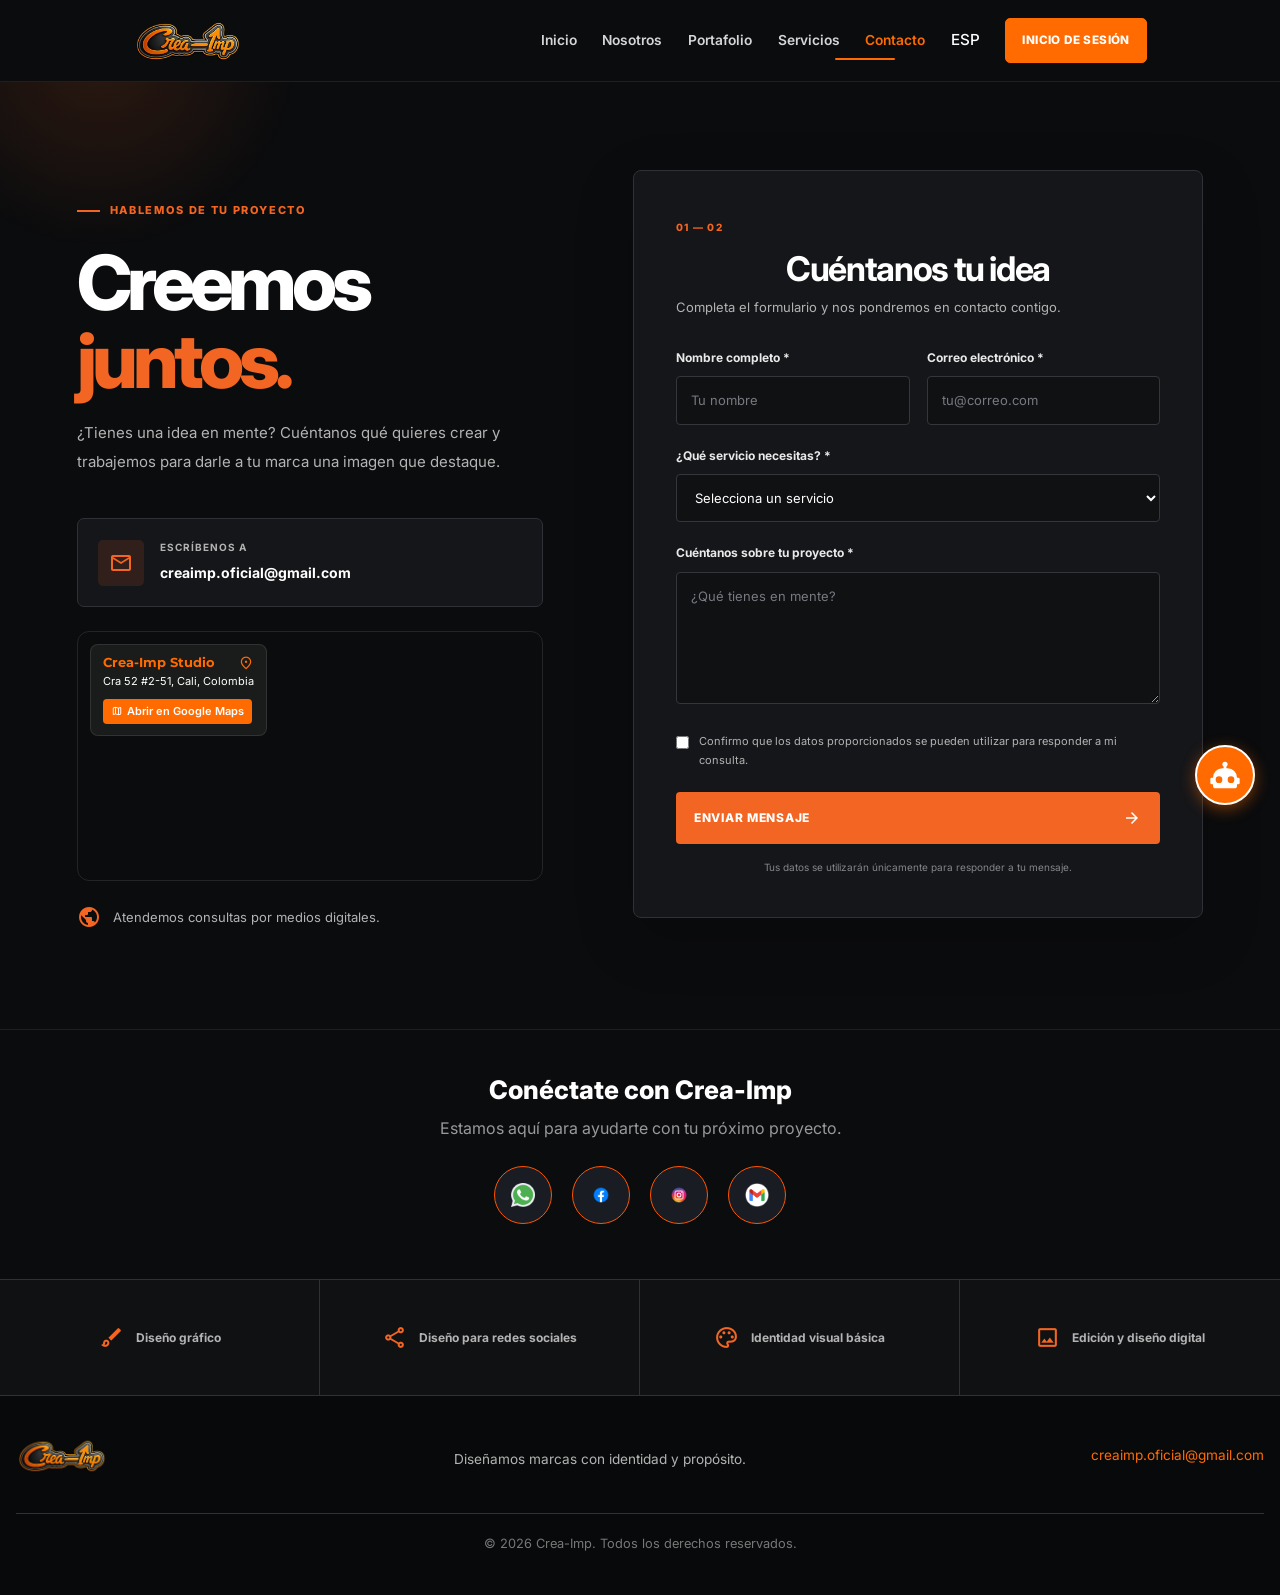
<file: Contacto.html>
﻿<!DOCTYPE html>
<html lang="es">
<head>
  <meta charset="UTF-8">
  <meta name="viewport" content="width=device-width, initial-scale=1.0">
  <meta name="theme-color" content="#0b0c0e">
  <meta name="description" content="Contacta con Crea-Imp para impulsar tu marca con diseño gráfico e identidad visual.">
  <title>Contacto | Crea-Imp</title>

  <!-- Fuentes e Iconos -->
  <link rel="preconnect" href="https://fonts.googleapis.com">
  <link rel="preconnect" href="https://fonts.gstatic.com" crossorigin>
  <link href="https://fonts.googleapis.com/css2?family=Inter:wght@400;500;600;700;800&family=Montserrat:wght@500;600;700;800&display=swap" rel="stylesheet">
  <link href="https://fonts.googleapis.com/css2?family=Material+Symbols+Outlined" rel="stylesheet">
  <link rel="stylesheet" href="https://cdnjs.cloudflare.com/ajax/libs/font-awesome/6.4.0/css/all.min.css">

  <!-- Estilos globales y específicos -->
  <link rel="stylesheet" href="css/styles.css">
  <link rel="stylesheet" href="css/contacto.css">

  <style>
    /* Estilos unificados para asegurar el menú de hamburguesa en móvil */
    .main-header {
      background-color: #0b0c0e;
      position: sticky;
      top: 0;
      z-index: 1000;
      border-bottom: 1px solid rgba(255, 255, 255, 0.08);
      backdrop-filter: blur(14px);
    }
    .header-container {
      max-width: 1280px;
      margin: 0 auto;
      padding: 1rem 5%;
      display: flex;
      justify-content: space-between;
      align-items: center;
    }
    .logo-img {
      max-width: 120px;
      height: auto;
      display: block;
    }
    .hamburger {
      display: none;
      flex-direction: column;
      justify-content: space-between;
      width: 28px;
      height: 20px;
      background: transparent;
      border: none;
      cursor: pointer;
      z-index: 1001;
    }
    .hamburger span {
      display: block;
      width: 100%;
      height: 3px;
      background-color: #fff;
      border-radius: 2px;
      transition: all 0.3s ease;
    }
    .nav-menu {
      display: flex;
      list-style: none;
      gap: 1.5rem;
      align-items: center;
      margin: 0;
      padding: 0;
    }
    .nav-menu a, .nav-menu button {
      color: #fff;
      text-decoration: none;
      font-family: 'Inter', sans-serif;
      font-weight: 500;
      font-size: 0.95rem;
      background: transparent;
      border: none;
      cursor: pointer;
      transition: color 0.3s ease;
    }
    .nav-menu a:hover, .nav-menu a.active, .nav-menu button:hover {
      color: #ff6b00;
    }
    .btn-login-nav {
      background-color: #ff6b00;
      padding: 0.5rem 1rem;
      border-radius: 6px;
      color: #fff !important;
      font-weight: 600;
      text-decoration: none;
    }

    @media (max-width: 768px) {
      .hamburger {
        display: flex !important;
      }
      .nav-menu {
        position: fixed;
        top: 0;
        right: -100%;
        width: 80%;
        max-width: 300px;
        height: 100vh;
        background-color: #121212;
        flex-direction: column;
        justify-content: center;
        align-items: center;
        gap: 1.5rem;
        transition: right 0.4s ease-in-out;
        z-index: 1000;
        box-shadow: -5px 0 25px rgba(0,0,0,0.5);
        padding: 2rem;
      }
      .nav-menu.active {
        right: 0;
      }
      .contact-hero {
        grid-template-columns: 1fr !important;
        padding: 2rem 1rem !important;
        gap: 2rem;
      }
      .form-row {
        grid-template-columns: 1fr !important;
        gap: 0;
      }
      .services-strip {
        grid-template-columns: 1fr 1fr !important;
      }
    }
  </style>
</head>

<body>

  <!-- ENCABEZADO UNIFICADO -->
  <header class="main-header">
    <div class="header-container">
      <a href="index.html" class="logo-link" aria-label="Crea-Imp, inicio">
        <img src="IMG/logo.png" alt="Logo Crea-Imp" class="logo-img">
      </a>

      <!-- Botón de tres líneas (Hamburguesa) igual al de Inicio -->
      <button class="hamburger" id="hamburger-btn" type="button" aria-label="Abrir menú" aria-controls="nav-menu" aria-expanded="false">
        <span></span>
        <span></span>
        <span></span>
      </button>

      <nav aria-label="Navegación principal">
        <ul class="nav-menu" id="nav-menu">
          <li><a href="index.html" class="nav-link">Inicio</a></li>
          <li><a href="Nosotros.html" class="nav-link">Nosotros</a></li>
          <li><a href="Portafolio.html" class="nav-link">Portafolio</a></li>
          <li><a href="Servicios.html" class="nav-link">Servicios</a></li>
          <li><a href="Contacto.html" class="nav-link active">Contacto</a></li>
          <li><button id="language-toggle" type="button" aria-label="Cambiar idioma">ESP</button></li>
          <li><a href="ingreso.html" class="btn-login-nav">INICIO DE SESIÓN</a></li>
        </ul>
      </nav>
    </div>
  </header>

  <main>
    <section class="contact-hero">
      
      <!-- Información de Contacto y Ubicación -->
      <div class="hero-copy">
        <span class="eyebrow"><span></span> HABLEMOS DE TU PROYECTO</span>
        <h1 id="hero-title">Creemos <span>juntos.</span></h1>
        <p id="hero-description">
          ¿Tienes una idea en mente? Cuéntanos qué quieres crear y trabajemos para darle a tu marca una imagen que destaque.
        </p>

        <div class="contact-email-card">
          <span class="material-symbols-outlined">mail</span>
          <div>
            <small id="email-label">ESCRÍBENOS A</small>
            <a href="mailto:creaimp.oficial@gmail.com">creaimp.oficial@gmail.com</a>
          </div>
        </div>

        <!-- Mapa interactivo de ubicación -->
        <div style="width: 100%; height: 250px; border-radius: 12px; overflow: hidden; position: relative; border: 1px solid rgba(255,255,255,0.1); margin: 24px 0;">
          <div style="position: absolute; top: 12px; left: 12px; z-index: 20; background-color: #1a1c1c; padding: 10px 12px; border-radius: 8px; border: 1px solid rgba(255,255,255,0.1); max-width: 230px;">
            <div style="display: flex; align-items: center; justify-content: space-between; margin-bottom: 2px;">
              <h3 style="font-family: 'Montserrat', sans-serif; color: #ff6b00; font-weight: 700; font-size: 13px; margin: 0;">Crea-Imp Studio</h3>
              <span class="material-symbols-outlined" style="color: #ff6b00; font-size: 16px;">location_on</span>
            </div>
            <p style="font-family: 'Inter', sans-serif; color: #ffffff; font-size: 11px; margin: 0 0 8px 0;">Cra 52 #2-51, Cali, Colombia</p>
            <a href="https://www.google.com/maps/search/?api=1&query=Carrera+52+%23+2-51,+Cali,+Colombia" target="_blank" rel="noopener noreferrer" style="display: inline-flex; align-items: center; gap: 4px; font-size: 11px; color: #ffffff; background-color: #ff6b00; padding: 4px 8px; border-radius: 4px; font-weight: 600; text-decoration: none;">
              <span class="material-symbols-outlined" style="font-size: 12px;">map</span> Abrir en Google Maps
            </a>
          </div>
          <iframe title="Ubicación Crea-Imp" style="width: 100%; height: 100%; filter: grayscale(100%) contrast(125%) brightness(75%); border: 0;" src="https://www.google.com/maps/embed?pb=!1m18!1m12!1m3!1d3982.72382903822!2d-76.5542866!3d3.4173873!2m3!1f0!2f0!3f0!3m2!1i1024!2i768!4f13.1!3m3!1m2!1s0x8e30a6a24aa729a1%3A0x2ff25bc7ee077d85!2sCra.%2052%20%232-51%2C%20Cali%2C%20Valle%20del%20Cauca!5e0!3m2!1ses!2sco!4v1700000000000!5m2!1ses!2sco" allowfullscreen="" loading="lazy"></iframe>
        </div>

        <div class="contact-note">
          <span class="material-symbols-outlined">public</span>
          <p id="online-note">Atendemos consultas por medios digitales.</p>
        </div>
      </div>

      <!-- Formulario de Contacto Funcional -->
      <div class="form-card" id="formulario">
        <div class="form-heading">
          <span class="form-step">01 — 02</span>
          <h2 id="form-title">Cuéntanos tu idea</h2>
          <p id="form-description">Completa el formulario y nos pondremos en contacto contigo.</p>
        </div>

        <!-- Acción vinculada directamente a tu correo usando FormSubmit -->
        <form id="contactForm" action="https://formsubmit.co/creaimp.oficial@gmail.com" method="POST">
          
          <!-- Asunto del correo -->
          <input type="hidden" name="_subject" value="¡Nuevo mensaje de contacto desde Crea-Imp Web!">
          <!-- Formato estructurado del correo -->
          <input type="hidden" name="_template" value="table">
          <!-- Desactiva la prueba de captcha inicial -->
          <input type="hidden" name="_captcha" value="false">

          <div class="form-row">
            <div class="field">
              <label for="name" id="name-label">Nombre completo *</label>
              <input class="form-input-focus" id="name" name="Nombre del Cliente" type="text" placeholder="Tu nombre" autocomplete="name" required>
            </div>

            <div class="field">
              <label for="email" id="form-email-label">Correo electrónico *</label>
              <input class="form-input-focus" id="email" name="Correo electrónico" type="email" placeholder="tu@correo.com" autocomplete="email" required>
            </div>
          </div>

          <div class="field">
            <label for="service" id="service-label">¿Qué servicio necesitas? *</label>
            <select class="form-input-focus" id="service" name="Servicio Solicitado" required>
              <option value="" id="service-placeholder">Selecciona un servicio</option>
              <option value="Diseño gráfico">Diseño gráfico</option>
              <option value="Diseño para redes sociales">Diseño para redes sociales</option>
              <option value="Identidad visual básica">Identidad visual básica</option>
              <option value="Edición y diseño digital">Edición y diseño digital</option>
              <option value="Otro">Otro</option>
            </select>
          </div>

          <div class="field">
            <label for="message" id="message-label">Cuéntanos sobre tu proyecto *</label>
            <textarea class="form-input-focus" id="message" name="Mensaje" rows="5" placeholder="¿Qué tienes en mente?" required></textarea>
          </div>

          <label class="privacy-check">
            <input type="checkbox" id="privacy" name="Politica de Privacidad" value="Aceptada" required>
            <span id="privacy-text">Confirmo que los datos proporcionados se pueden utilizar para responder a mi consulta.</span>
          </label>

          <button class="submit-btn" id="submitBtn" type="submit">
            <span id="submit-label">Enviar mensaje</span>
            <span class="material-symbols-outlined">arrow_forward</span>
          </button>

          <p class="form-disclaimer" id="form-disclaimer">
            Tus datos se utilizarán únicamente para responder a tu mensaje.
          </p>
        </form>
      </div>
    </section>

    <!-- Redes Sociales Directas -->
    <section class="social-contact">
      <h2>Conéctate con Crea-Imp</h2>
      <p>Estamos aquí para ayudarte con tu próximo proyecto.</p>

      <div class="social-buttons">
        <a href="https://wa.me/573011760733" class="social-btn whatsapp" target="_blank" rel="noopener noreferrer" aria-label="WhatsApp" title="WhatsApp">
          <img src="IMG/whatsapp.png" alt="WhatsApp" style="width: 24px; height: 24px; object-fit: contain;">
        </a>

        <a href="https://www.facebook.com/profile.php?id=61595700351242" class="social-btn facebook" target="_blank" rel="noopener noreferrer" aria-label="Facebook" title="Facebook">
          <img src="IMG/facebook.png" alt="Facebook" style="width: 24px; height: 24px; object-fit: contain;">
        </a>

        <a href="https://www.instagram.com/crea-imp_oficial/" class="social-btn instagram" target="_blank" rel="noopener noreferrer" aria-label="Instagram" title="Instagram">
          <img src="IMG/instagram.png" alt="Instagram" style="width: 24px; height: 24px; object-fit: contain;">
        </a>

        <a href="mailto:creaimp.oficial@gmail.com" class="social-btn email" aria-label="Correo electrónico" title="Correo electrónico">
          <img src="IMG/correo.png" alt="Correo electrónico" style="width: 24px; height: 24px; object-fit: contain;">
        </a>
      </div>
    </section>

    <!-- Franja de Servicios -->
    <section class="services-strip">
      <div>
        <span class="material-symbols-outlined">brush</span>
        <p id="service-one">Diseño gráfico</p>
      </div>
      <div>
        <span class="material-symbols-outlined">share</span>
        <p id="service-two">Diseño para redes sociales</p>
      </div>
      <div>
        <span class="material-symbols-outlined">palette</span>
        <p id="service-three">Identidad visual básica</p>
      </div>
      <div>
        <span class="material-symbols-outlined">image</span>
        <p id="service-four">Edición y diseño digital</p>
      </div>
    </section>
  </main>

  <!-- PIE DE PÁGINA -->
  <footer class="site-footer" style="padding: 2.5rem 1rem; text-align: center; background-color: #08090a;">
    <a class="footer-brand" href="index.html">
      <img src="IMG/logo.png" alt="Crea-Imp" style="max-width: 120px;">
    </a>
    <p id="footer-text" style="color: #b3b3b3; font-size: 0.85rem; margin-top: 0.5rem;">Diseñamos marcas con identidad y propósito.</p>
    <a href="mailto:creaimp.oficial@gmail.com" style="color: #ff6b00; text-decoration: none; font-size: 0.85rem;">creaimp.oficial@gmail.com</a>
    <small style="display: block; color: #777; font-size: 0.8rem; margin-top: 1rem;">© 2026 Crea-Imp. Todos los derechos reservados.</small>
  </footer>

  <!-- SCRIPT PARA EL MENÚ DE TRES LÍNEAS -->
  <script>
    const hamburgerBtn = document.getElementById('hamburger-btn');
    const navMenu = document.getElementById('nav-menu');

    if (hamburgerBtn && navMenu) {
      hamburgerBtn.addEventListener('click', () => {
        navMenu.classList.toggle('active');
        const expanded = hamburgerBtn.getAttribute('aria-expanded') === 'true';
        hamburgerBtn.setAttribute('aria-expanded', !expanded);
      });
    }
  </script>

 <script src="js/chatbot.js"></script>
</body>
</html>
</file>
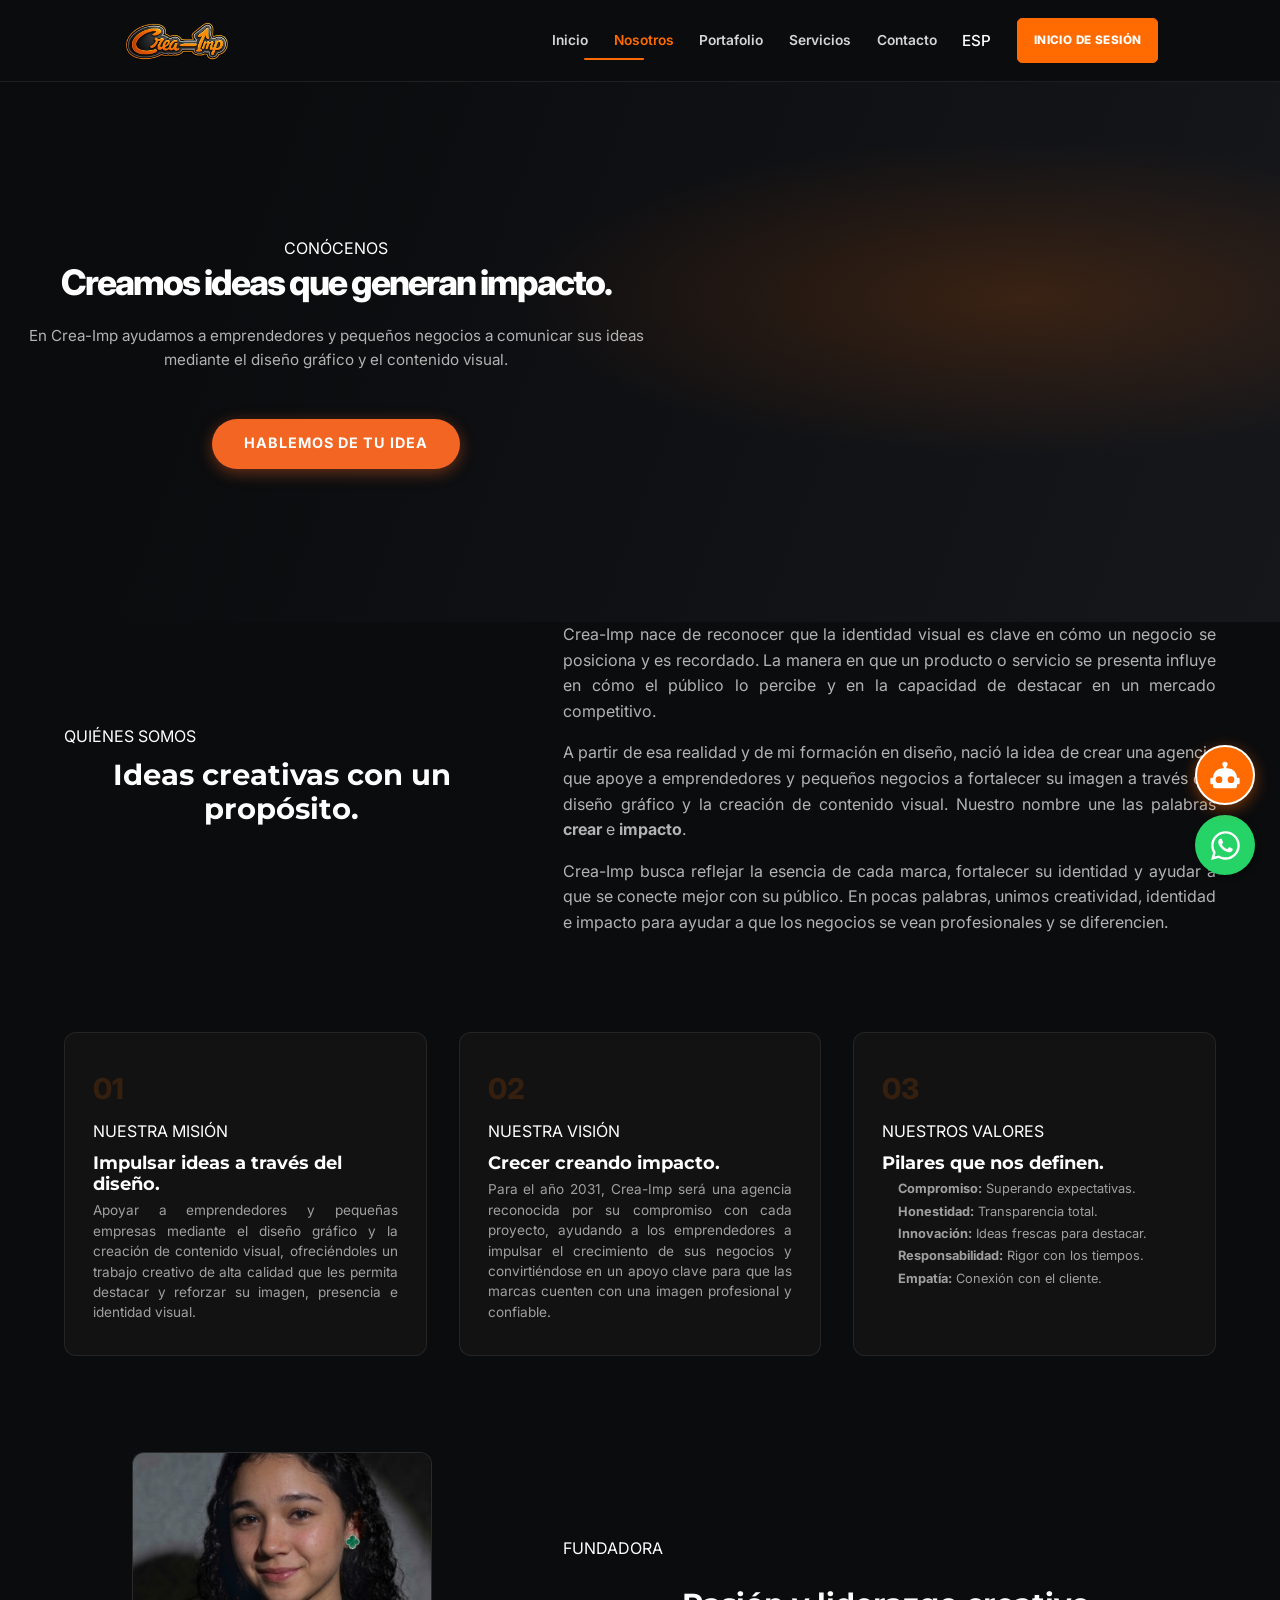
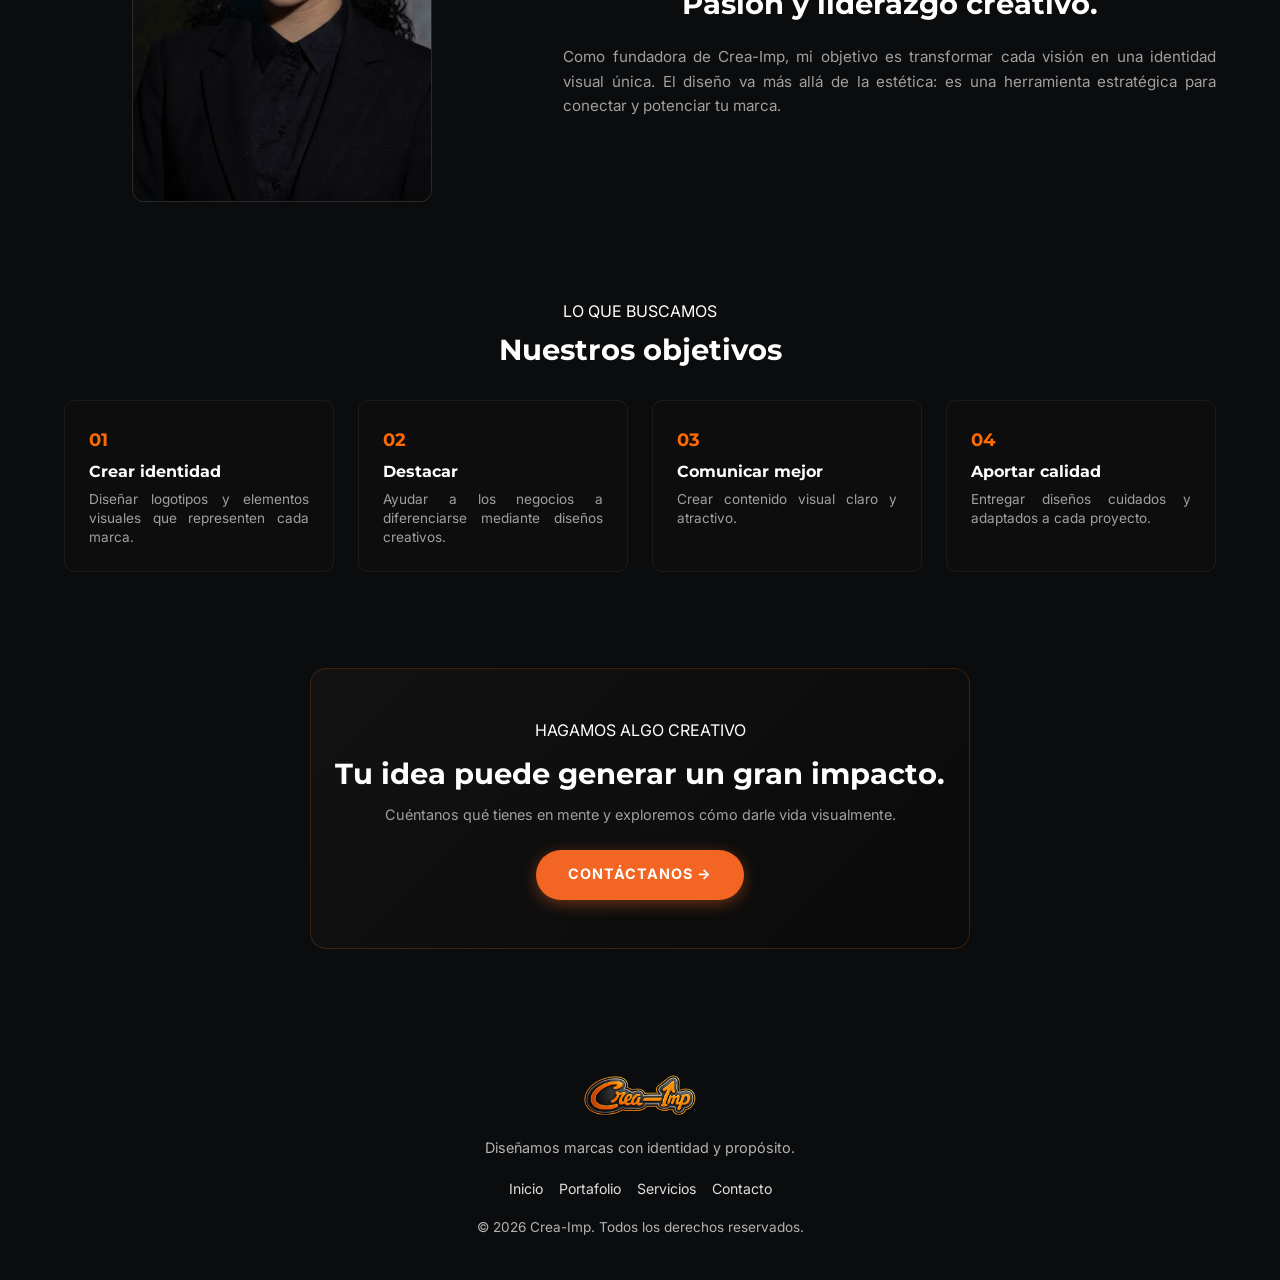
<file: Nosotros.html>
﻿<!DOCTYPE html>
<html lang="es">
<head>
  <meta charset="UTF-8">
  <meta name="viewport" content="width=device-width, initial-scale=1.0">
  <meta name="description" content="Conoce Crea-Imp, nuestra misión, visión y objetivos en diseño gráfico e identidad visual.">
  <title>Nosotros | Crea-Imp</title>

  <link rel="stylesheet" href="css/styles.css">
  <link rel="stylesheet" href="css/nosotros.css">
  <link rel="preconnect" href="https://fonts.googleapis.com">
  <link rel="preconnect" href="https://fonts.gstatic.com" crossorigin>
  <link href="https://fonts.googleapis.com/css2?family=Inter:wght@400;500;600;700;800&family=Montserrat:wght@400;600;700;800&display=swap" rel="stylesheet">
  <link href="https://fonts.googleapis.com/css2?family=Material+Symbols+Outlined" rel="stylesheet">

  <style>
    /* Estilos unificados para el menú móvil idénticos a Inicio */
    .main-header {
      background-color: #0b0c0e;
      position: relative;
      z-index: 100;
      border-bottom: 1px solid rgba(255, 255, 255, 0.08);
    }
    .header-container {
      max-width: 1280px;
      margin: 0 auto;
      padding: 1rem 5%;
      display: flex;
      justify-content: space-between;
      align-items: center;
    }
    .logo-img {
      max-width: 120px;
      height: auto;
      display: block;
    }
    .hamburger {
      display: none;
      flex-direction: column;
      justify-content: space-between;
      width: 28px;
      height: 20px;
      background: transparent;
      border: none;
      cursor: pointer;
      z-index: 1001;
    }
    .hamburger span {
      display: block;
      width: 100%;
      height: 3px;
      background-color: #fff;
      border-radius: 2px;
      transition: all 0.3s ease;
    }
    .nav-menu {
      display: flex;
      list-style: none;
      gap: 1.5rem;
      align-items: center;
      margin: 0;
      padding: 0;
    }
    .nav-menu a, .nav-menu button {
      color: #fff;
      text-decoration: none;
      font-family: 'Inter', sans-serif;
      font-weight: 500;
      font-size: 0.95rem;
      background: transparent;
      border: none;
      cursor: pointer;
      transition: color 0.3s ease;
    }
    .nav-menu a:hover, .nav-menu a.active, .nav-menu button:hover {
      color: #ff6b00;
    }
    .btn-login-nav {
      background-color: #ff6b00;
      padding: 0.5rem 1rem;
      border-radius: 6px;
      color: #fff !important;
      font-weight: 600;
    }

    @media (max-width: 768px) {
      .hamburger {
        display: flex !important;
      }
      .nav-menu {
        position: fixed;
        top: 0;
        right: -100%;
        width: 80%;
        max-width: 300px;
        height: 100vh;
        background-color: #121212;
        flex-direction: column;
        justify-content: center;
        align-items: center;
        gap: 1.5rem;
        transition: right 0.4s ease-in-out;
        z-index: 1000;
        box-shadow: -5px 0 25px rgba(0,0,0,0.5);
        padding: 2rem;
      }
      .nav-menu.active {
        right: 0;
      }
    }

    .nosotros-wrapper {
      max-width: 1280px;
      margin: 0 auto;
      padding: 0 5% 5rem 5%;
      display: flex;
      flex-direction: column;
      gap: 6rem;
    }
    .clean-grid-section {
      display: grid;
      grid-template-columns: 1fr 1.5fr;
      gap: 4rem;
      align-items: center;
    }
    @media (max-width: 900px) {
      .clean-grid-section {
        grid-template-columns: 1fr;
        gap: 2rem;
      }
      .nosotros-wrapper {
        gap: 3rem;
        padding: 0 1rem 3rem 1rem;
      }
    }
    .purpose-grid-container {
      display: grid;
      grid-template-columns: repeat(auto-fit, minmax(280px, 1fr));
      gap: 2rem;
    }
    .custom-purpose-card {
      background-color: #121212;
      border: 1px solid rgba(255, 255, 255, 0.08);
      border-radius: 12px;
      padding: 2rem 1.75rem;
      position: relative;
      overflow: hidden;
    }
    .objectives-clean-grid {
      display: grid;
      grid-template-columns: repeat(auto-fit, minmax(220px, 1fr));
      gap: 1.5rem;
      margin-top: 2rem;
    }
    .objective-clean-card {
      background-color: #0d0d0d;
      border: 1px solid rgba(255, 255, 255, 0.06);
      border-radius: 10px;
      padding: 1.5rem;
    }
    .cta-box-modern {
      background: linear-gradient(135deg, #121212 0%, #0a0a0a 100%);
      border: 1px solid rgba(255, 107, 0, 0.2);
      border-radius: 16px;
      padding: 3rem 1.5rem;
      text-align: center;
      max-width: 900px;
      margin: 0 auto;
    }
  </style>
</head>

<body>

  <header class="main-header">
    <div class="header-container">
      <a href="index.html" class="logo-link">
        <img src="IMG/logo.png" alt="Logo de Crea-Imp" class="logo-img">
      </a>

      <button class="hamburger" id="hamburger-btn" aria-label="Abrir menú" aria-expanded="false" type="button">
        <span></span>
        <span></span>
        <span></span>
      </button>

      <nav aria-label="Main navigation">
        <ul class="nav-menu" id="nav-menu">
          <li><a href="index.html" class="nav-link">Inicio</a></li>
          <li><a href="Nosotros.html" class="nav-link active">Nosotros</a></li>
          <li><a href="Portafolio.html" class="nav-link">Portafolio</a></li>
          <li><a href="Servicios.html" class="nav-link">Servicios</a></li>
          <li><a href="Contacto.html" class="nav-link">Contacto</a></li>
          <li><button id="language-toggle" type="button" aria-label="Cambiar idioma">ESP</button></li>
          <li><a href="ingreso.html" class="btn-login-nav">INICIO DE SESIÓN</a></li>
        </ul>
      </nav>
    </div>
  </header>

  <main>
    <section class="about-hero" style="padding: 3rem 1rem; text-align: center;">
      <div class="hero-content reveal">
        <span class="section-tag" data-es="CONÓCENOS" data-en="GET TO KNOW US">CONÓCENOS</span>
        <h1 data-es="Creamos ideas que generan impacto." data-en="We create ideas that make an impact." style="font-size: 2.2rem;">
          Creamos ideas que generan <span>impacto.</span>
        </h1>
        <p data-es="En Crea-Imp ayudamos a emprendedores y pequeños negocios a comunicar sus ideas mediante el diseño gráfico y el contenido visual." data-en="At Crea-Imp, we help entrepreneurs and small businesses communicate their ideas through graphic design and visual content." style="font-size: 0.95rem; line-height: 1.6;">
          En Crea-Imp ayudamos a emprendedores y pequeños negocios a comunicar sus ideas mediante el diseño gráfico y el contenido visual.
        </p>
        <a href="Contacto.html" class="btn-primary" data-es="Hablemos de tu idea" data-en="Let's talk about your idea" style="margin-top: 1rem; display: inline-flex;">
          Hablemos de tu idea <span>→</span>
        </a>
      </div>

    <div class="about-logo-wrapper" style="flex: 1; display: flex; justify-content: center; align-items: center;">
   <video 
      
    src="portafolio/animacion-logo.mp4"
    autoplay 
    
    loop 
     
    muted
   playsinline 
      
   class="about-logo-video"
   style="width: 130%; max-width: 280px; height: auto; border-radius: 12px;">
    </video>
  </div>

    </section>

    <div class="nosotros-wrapper">
      <section class="clean-grid-section reveal" id="quienes-somos">
        <div>
          <span class="section-tag" data-es="QUIÉNES SOMOS" data-en="WHO WE ARE">QUIÉNES SOMOS</span>
          <h2 style="font-family: 'Montserrat', sans-serif; font-size: 1.8rem; font-weight: 700; color: #fff; margin-top: 0.5rem;" data-es="Ideas creativas con un propósito." data-en="Creative ideas with a purpose.">
            Ideas creativas con un propósito.
          </h2>
        </div>

        <div style="display: flex; flex-direction: column; gap: 1rem; color: #a0a0a0; font-family: 'Inter', sans-serif; line-height: 1.6; font-size: 0.95rem; text-align: justify;">
          <p>
            Crea-Imp nace de reconocer que la identidad visual es clave en cómo un negocio se posiciona y es recordado. La manera en que un producto o servicio se presenta influye en cómo el público lo percibe y en la capacidad de destacar en un mercado competitivo.
          </p>
          <p>
            A partir de esa realidad y de mi formación en diseño, nació la idea de crear una agencia que apoye a emprendedores y pequeños negocios a fortalecer su imagen a través del diseño gráfico y la creación de contenido visual. Nuestro nombre une las palabras <strong>crear</strong> e <strong>impacto</strong>.
          </p>
          <p>
            Crea-Imp busca reflejar la esencia de cada marca, fortalecer su identidad y ayudar a que se conecte mejor con su público. En pocas palabras, unimos creatividad, identidad e impacto para ayudar a que los negocios se vean profesionales y se diferencien.
          </p>
        </div>
      </section>

      <section class="purpose-grid-container">
        <article class="custom-purpose-card reveal">
          <div style="font-size: 1.8rem; font-weight: 800; color: rgba(255,107,0,0.15); margin-bottom: 0.3rem;">01</div>
          <span class="section-tag" data-es="NUESTRA MISIÓN" data-en="OUR MISSION">NUESTRA MISIÓN</span>
          <h3 style="font-family: 'Montserrat', sans-serif; color: #fff; font-size: 1.1rem; margin: 0.4rem 0;" data-es="Impulsar ideas a través del diseño." data-en="Empowering ideas through design.">
            Impulsar ideas a través del diseño.
          </h3>
          <p style="color: #a0a0a0; font-family: 'Inter', sans-serif; font-size: 0.85rem; line-height: 1.5; margin: 0; text-align: justify;">
           Apoyar a emprendedores y pequeñas empresas mediante el diseño gráfico y la creación de contenido visual, ofreciéndoles un trabajo creativo de alta calidad que les permita destacar y reforzar su imagen, presencia e identidad visual.
          </p>
        </article>

        <article class="custom-purpose-card reveal">
          <div style="font-size: 1.8rem; font-weight: 800; color: rgba(255,107,0,0.15); margin-bottom: 0.3rem;">02</div>
          <span class="section-tag" data-es="NUESTRA VISIÓN" data-en="OUR VISION">NUESTRA VISIÓN</span>
          <h3 style="font-family: 'Montserrat', sans-serif; color: #fff; font-size: 1.1rem; margin: 0.4rem 0;" data-es="Crecer creando impacto." data-en="Growing by making an impact.">
            Crecer creando impacto.
          </h3>
          <p style="color: #a0a0a0; font-family: 'Inter', sans-serif; font-size: 0.85rem; line-height: 1.5; margin: 0; text-align: justify;">
             Para el año 2031, Crea-Imp será una agencia reconocida por su compromiso con cada proyecto, ayudando a los emprendedores a impulsar el crecimiento de sus negocios y convirtiéndose en un apoyo clave para que las marcas cuenten con una imagen profesional y confiable.
          </p>
        </article>

        <article class="custom-purpose-card reveal">
          <div style="font-size: 1.8rem; font-weight: 800; color: rgba(255,107,0,0.15); margin-bottom: 0.3rem;">03</div>
          <span class="section-tag" data-es="NUESTROS VALORES" data-en="OUR VALUES">NUESTROS VALORES</span>
          <h3 style="font-family: 'Montserrat', sans-serif; color: #fff; font-size: 1.1rem; margin: 0.4rem 0;">Pilares que nos definen.</h3>
          <ul style="color: #a0a0a0; font-family: 'Inter', sans-serif; font-size: 0.8rem; line-height: 1.5; margin: 0; padding-left: 1rem; display: flex; flex-direction: column; gap: 0.2rem;">
            <li><strong>Compromiso:</strong> Superando expectativas.</li>
            <li><strong>Honestidad:</strong> Transparencia total.</li>
            <li><strong>Innovación:</strong> Ideas frescas para destacar.</li>
            <li><strong>Responsabilidad:</strong> Rigor con los tiempos.</li>
            <li><strong>Empatía:</strong> Conexión con el cliente.</li>
          </ul>
        </article>
      </section>

      <section class="clean-grid-section reveal" id="fundadora">
        <div style="display: flex; justify-content: center; align-items: center;">
          <div style="width: 100%; max-width: 300px; height: 350px; border-radius: 12px; overflow: hidden; border: 1px solid rgba(255,255,255,0.1); background-color: #121212;">
            <img src="IMG/fundadora.png" alt="Fundadora de Crea-Imp" style="width: 100%; height: 100%; object-fit: cover;">
          </div>
        </div>

        <div style="display: flex; flex-direction: column; gap: 1rem;">
          <span class="section-tag" data-es="FUNDADORA" data-en="FOUNDER">SOBRE LA FUNDADORA</span>
          <h2 style="font-family: 'Montserrat', sans-serif; font-size: 1.8rem; font-weight: 700; color: #fff; margin-top: 0.5rem;" data-es="Pasión y liderazgo creativo." data-en="Passion and creative leadership.">
            Pasión y liderazgo creativo.
          </h2>
          <p style="color: #a0a0a0; font-family: 'Inter', sans-serif; font-size: 0.95rem; line-height: 1.6; text-align: justify;">
            Como fundadora de Crea-Imp, mi objetivo es transformar cada visión en una identidad visual única. El diseño va más allá de la estética: es una herramienta estratégica para conectar y potenciar tu marca.
          </p>
        </div>
      </section>

      <section class="reveal" id="objetivos">
        <div style="text-align: center; max-width: 700px; margin: 0 auto 1.5rem auto;">
          <span class="section-tag" data-es="LO QUE BUSCAMOS" data-en="WHAT WE AIM FOR">LO QUE BUSCAMOS</span>
          <h2 style="font-family: 'Montserrat', sans-serif; font-size: 1.8rem; font-weight: 700; color: #fff; margin-top: 0.5rem;" data-es="Nuestros objetivos" data-en="Our objectives">Nuestros objetivos</h2>
        </div>

        <div class="objectives-clean-grid">
          <article class="objective-clean-card">
            <span style="color: #ff6b00; font-weight: 700; font-family: 'Montserrat', sans-serif; font-size: 1.1rem;">01</span>
            <h3 style="color: #fff; font-family: 'Montserrat', sans-serif; font-size: 1rem; margin: 0.5rem 0;">Crear identidad</h3>
            <p style="color: #a0a0a0; font-family: 'Inter', sans-serif; font-size: 0.85rem; line-height: 1.4; margin: 0; text-align: justify;">Diseñar logotipos y elementos visuales que representen cada marca.</p>
          </article>
          <article class="objective-clean-card">
            <span style="color: #ff6b00; font-weight: 700; font-family: 'Montserrat', sans-serif; font-size: 1.1rem;">02</span>
            <h3 style="color: #fff; font-family: 'Montserrat', sans-serif; font-size: 1rem; margin: 0.5rem 0;">Destacar</h3>
            <p style="color: #a0a0a0; font-family: 'Inter', sans-serif; font-size: 0.85rem; line-height: 1.4; margin: 0; text-align: justify;">Ayudar a los negocios a diferenciarse mediante diseños creativos.</p>
          </article>
          <article class="objective-clean-card">
            <span style="color: #ff6b00; font-weight: 700; font-family: 'Montserrat', sans-serif; font-size: 1.1rem;">03</span>
            <h3 style="color: #fff; font-family: 'Montserrat', sans-serif; font-size: 1rem; margin: 0.5rem 0;">Comunicar mejor</h3>
            <p style="color: #a0a0a0; font-family: 'Inter', sans-serif; font-size: 0.85rem; line-height: 1.4; margin: 0; text-align: justify;">Crear contenido visual claro y atractivo.</p>
          </article>
          <article class="objective-clean-card">
            <span style="color: #ff6b00; font-weight: 700; font-family: 'Montserrat', sans-serif; font-size: 1.1rem;">04</span>
            <h3 style="color: #fff; font-family: 'Montserrat', sans-serif; font-size: 1rem; margin: 0.5rem 0;">Aportar calidad</h3>
            <p style="color: #a0a0a0; font-family: 'Inter', sans-serif; font-size: 0.85rem; line-height: 1.4; margin: 0; text-align: justify;">Entregar diseños cuidados y adaptados a cada proyecto.</p>
          </article>
        </div>
      </section>

      <section class="cta-box-modern reveal">
        <span class="section-tag" style="justify-content: center;" data-es="HAGAMOS ALGO CREATIVO" data-en="LET'S CREATE SOMETHING">HAGAMOS ALGO CREATIVO</span>
        <h2 style="font-family: 'Montserrat', sans-serif; font-size: 1.8rem; font-weight: 700; color: #fff; margin: 0.8rem 0;" data-es="Tu idea puede generar un gran impacto." data-en="Your idea can make a big impact.">
          Tu idea puede generar un <span style="color: #ff6b00;">gran impacto.</span>
        </h2>
        <p style="color: #a0a0a0; font-family: 'Inter', sans-serif; max-width: 600px; margin: 0 auto 1.5rem auto; line-height: 1.5; font-size: 0.9rem;" data-es="Cuéntanos qué tienes en mente y exploremos cómo darle vida visualmente." data-en="Tell us what you have in mind and let's explore how to bring it to life visually.">
          Cuéntanos qué tienes en mente y exploremos cómo darle vida visualmente.
        </p>
        <a href="Contacto.html" class="btn-primary" data-es="Contáctanos →" data-en="Contact us →">Contáctanos →</a>
      </section>
    </div>
  </main>

  <footer class="about-footer" style="padding: 2.5rem 1rem; text-align: center;">
      <a class="footer-brand" href="index.html">
      <img src="IMG/logo.png" alt="Crea-Imp" style="max-width: 120px;">
    </a>
    <p data-es="Diseñamos marcas con identidad y propósito." data-en="We design brands with identity and purpose." style="font-size: 0.9rem;">Diseñamos marcas con identidad y propósito.</p>
    <div class="footer-links" style="display: flex; justify-content: center; gap: 1rem; flex-wrap: wrap; margin: 1rem 0;">
      <a href="index.html" data-es="Inicio" data-en="Home">Inicio</a>
      <a href="Portafolio.html" data-es="Portafolio" data-en="Portfolio">Portafolio</a>
      <a href="Servicios.html" data-es="Servicios" data-en="Services">Servicios</a>
      <a href="Contacto.html" data-es="Contacto" data-en="Contact">Contacto</a>
    </div>
    <p class="copyright" style="font-size: 0.85rem;">© 2026 Crea-Imp. <span data-es="Todos los derechos reservados." data-en="All rights reserved.">Todos los derechos reservados.</span></p>
  </footer>

  <script src="js/nosotros.js"></script>
  <script>
    const hamburgerBtn = document.getElementById('hamburger-btn');
    const navMenu = document.getElementById('nav-menu');
    if(hamburgerBtn && navMenu) {
      hamburgerBtn.addEventListener('click', () => {
        navMenu.classList.toggle('active');
        const expanded = hamburgerBtn.getAttribute('aria-expanded') === 'true' || false;
        hamburgerBtn.setAttribute('aria-expanded', !expanded);
      });
    }
  </script>

<script src="js/whatsapp-float.js"></script>
  <script src="js/chatbot.js"></script>
</body>
</html>
</file>
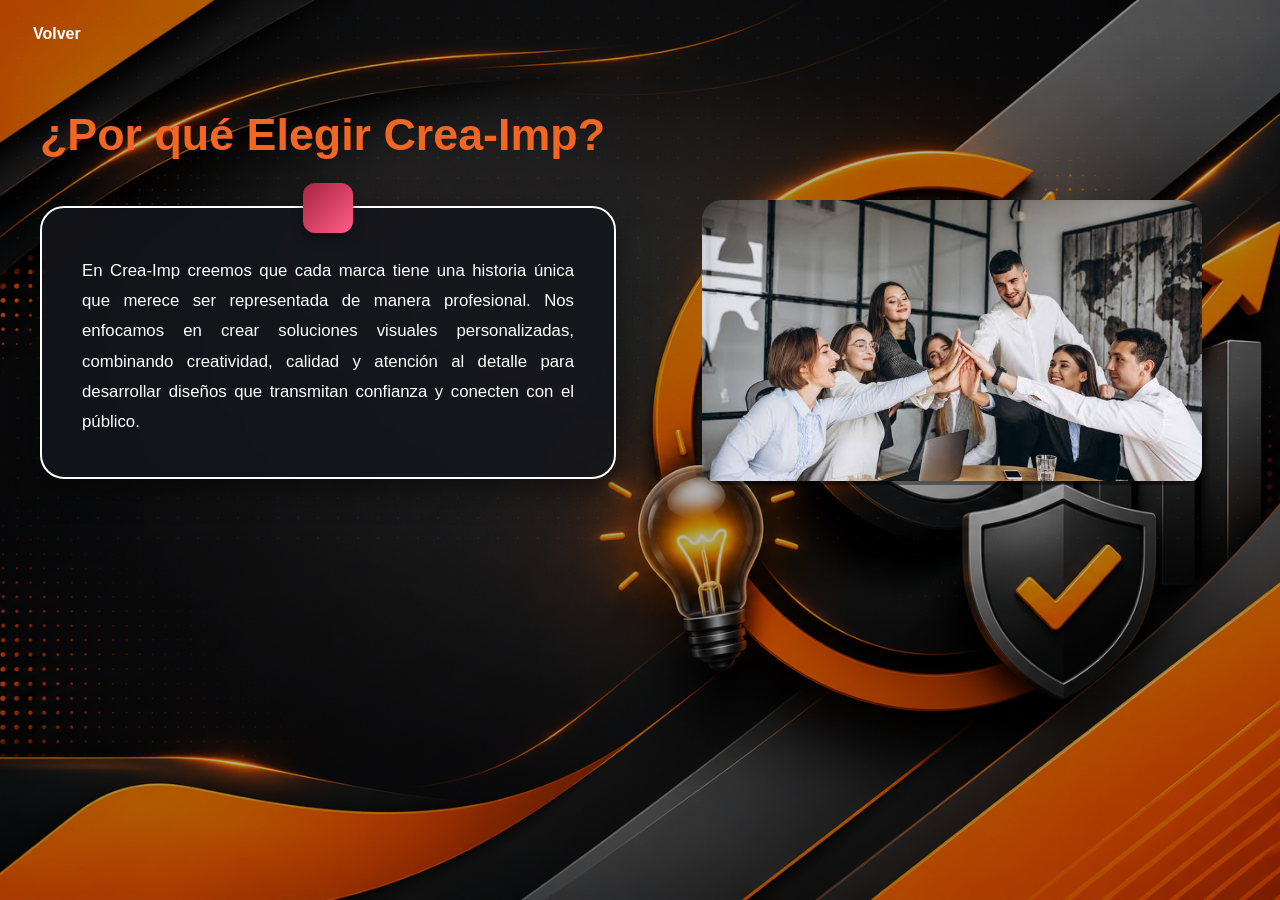
<file: pulsa aqui.html>
<!DOCTYPE html>

<html>

<head>

<link rel="stylesheet" href="css/pulsa aqui.css">

</head>

<body>

  <a href="Nosotros.html" class="back-button">
  <i class="fa-solid fa-arrow-left"></i>
  Volver
</a>

<section class="why-us-section">
  <!-- Título principal de la sección -->
  <h2 class="why-us-title">
    <span class="orange-text">¿Por qué Elegir Crea-Imp?</span>
  </h2>

  <div class="why-us-container">
    <!-- Tarjeta de contenido a la izquierda -->
    <div class="why-us-card">
      <div class="card-heart-badge">
        <i class="fa-regular fa-heart"></i>
      </div>
      <p class="card-text">
        En Crea-Imp creemos que cada marca tiene una historia única que merece ser representada de manera profesional. Nos enfocamos en crear soluciones visuales personalizadas, combinando creatividad, calidad y atención al detalle para desarrollar diseños que transmitan confianza y conecten con el público.
      </p>
    </div>

    <!-- Ilustración/Composición gráfica a la derecha -->
    <div class="why-us-illustration">
      <div class="graphic-wrapper">
        <img src="IMG/elegir.png" 
             alt="Ilustración 3D con diana, bombillo y escudo" 
             class="graphic-image">
      </div>
    </div>
  </div>
</section>
</body>
</html>
</file>
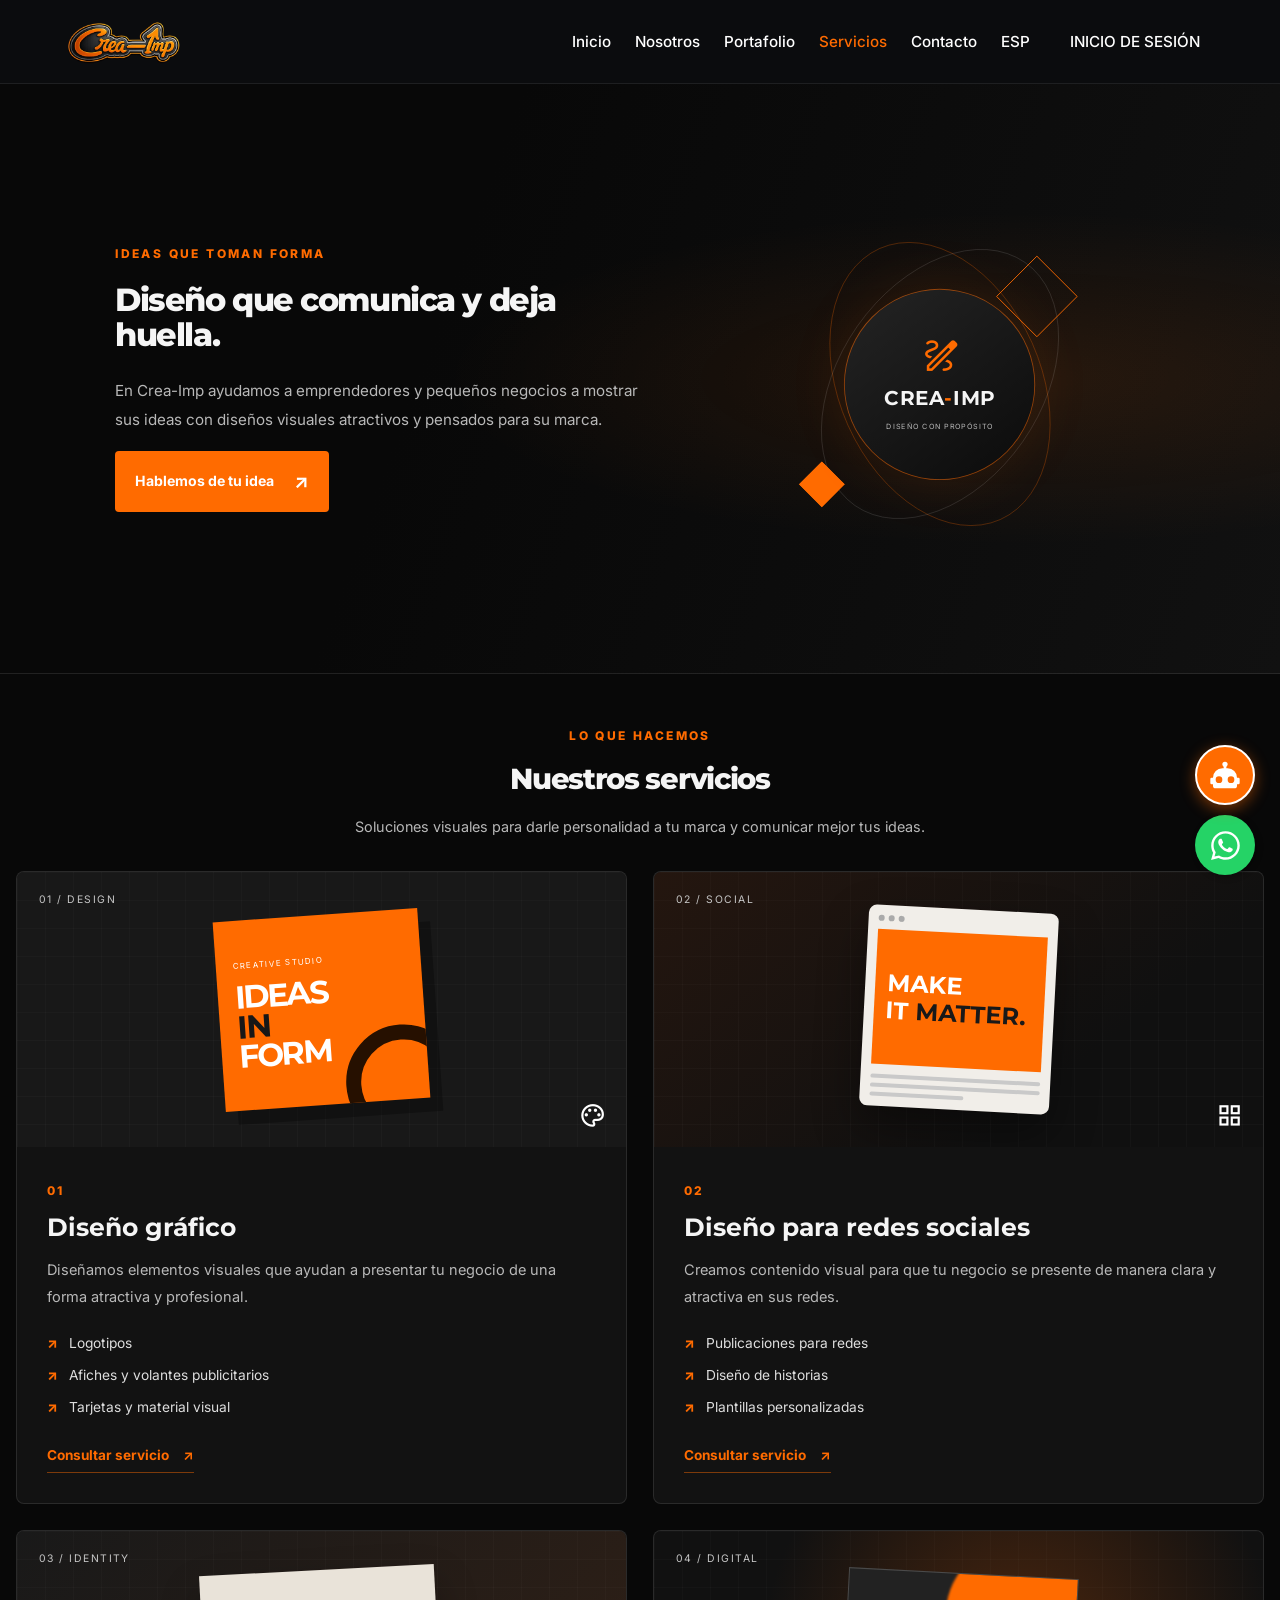
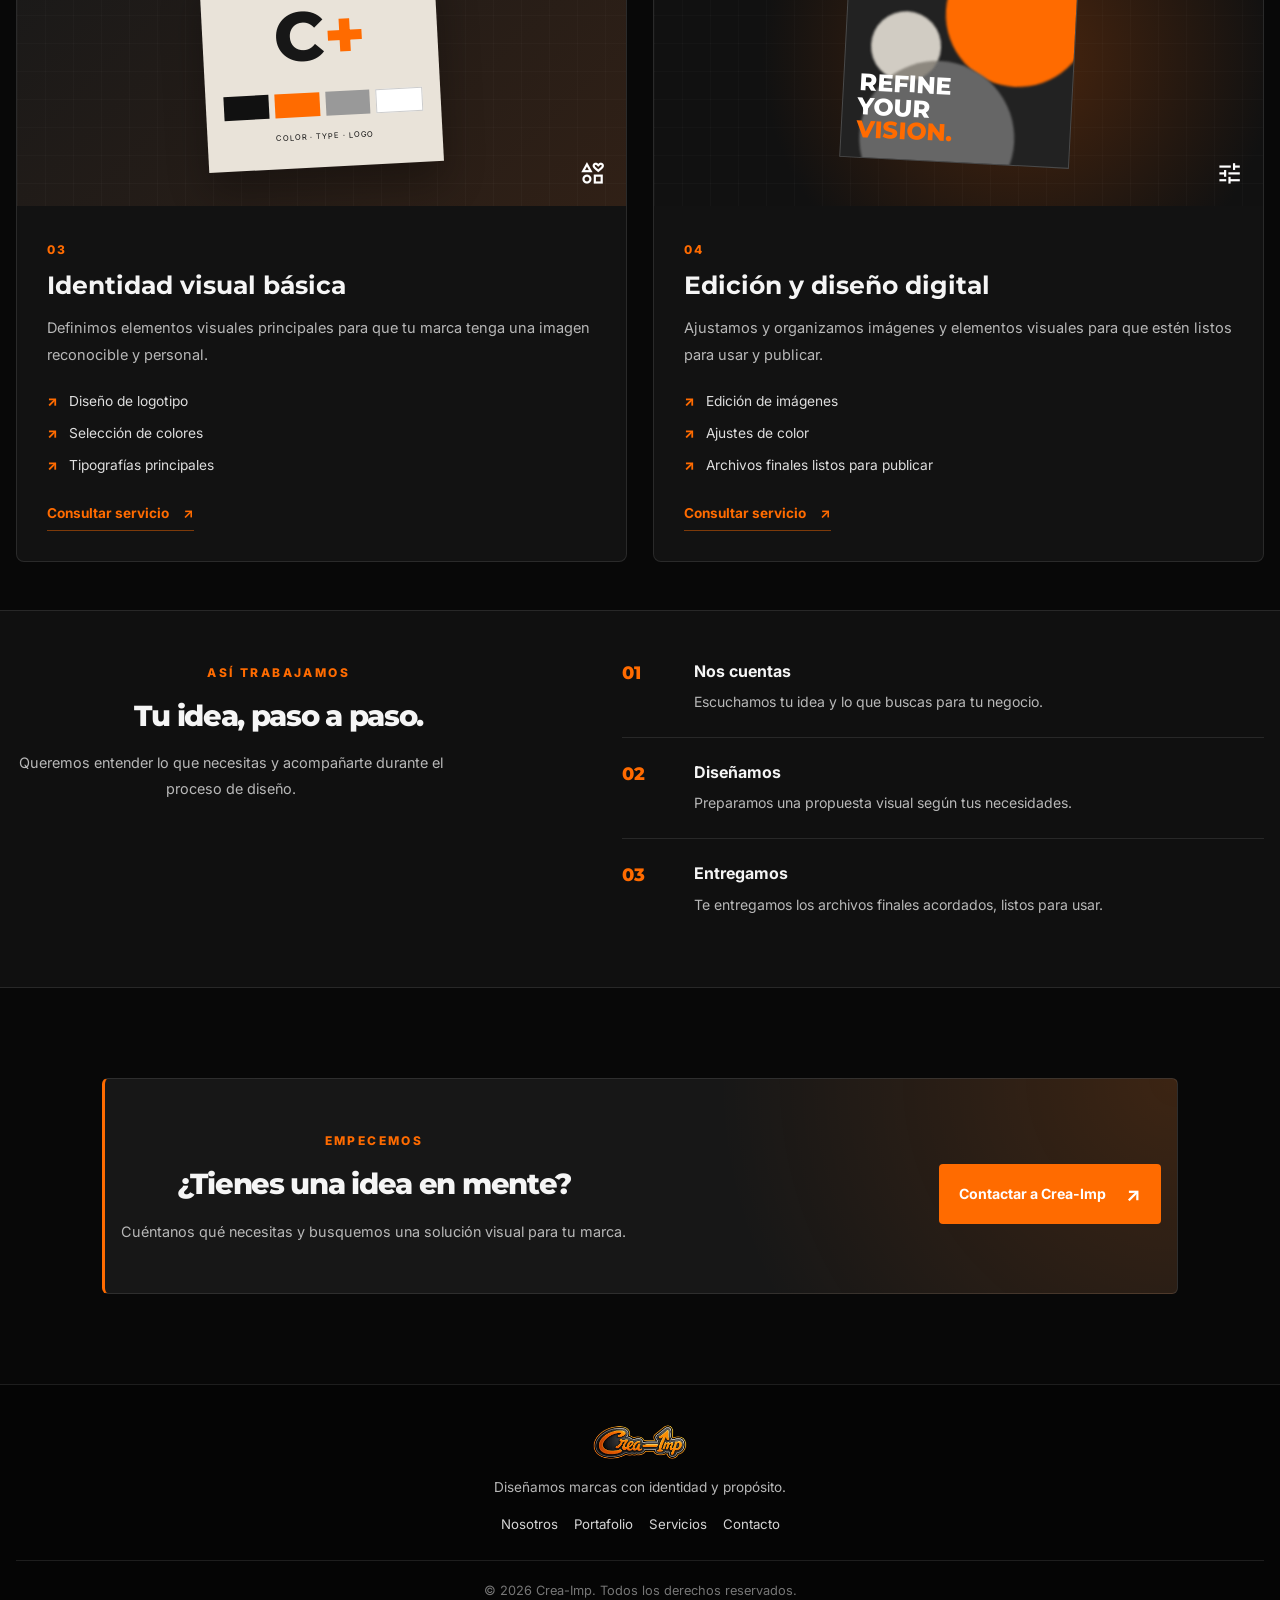
<file: Servicios.html>
﻿<!DOCTYPE html>
<html lang="es">
<head>
  <meta charset="UTF-8">
  <meta name="viewport" content="width=device-width, initial-scale=1.0">
  <meta name="theme-color" content="#000000">
  <meta name="description" content="Conoce los servicios de diseño gráfico, redes sociales, identidad visual básica y edición digital de Crea-Imp.">
  <title>Servicios | Crea-Imp</title>

  <link rel="preconnect" href="https://fonts.googleapis.com">
  <link rel="preconnect" href="https://fonts.gstatic.com" crossorigin>
  <link href="https://fonts.googleapis.com/css2?family=Inter:wght@400;500;600;700;800&family=Montserrat:wght@500;600;700;800&display=swap" rel="stylesheet">
  <link href="https://fonts.googleapis.com/css2?family=Material+Symbols+Outlined" rel="stylesheet">
  <link rel="stylesheet" href="css/servicios.css">
  <script src="js/servicios.js" defer></script>

  <style>
    .main-header {
      background-color: #0b0c0e;
      position: relative;
      z-index: 100;
      border-bottom: 1px solid rgba(255, 255, 255, 0.08);
    }
    .header-container {
      max-width: 1280px;
      margin: 0 auto;
      padding: 1rem 5%;
      display: flex;
      justify-content: space-between;
      align-items: center;
    }
    .logo-img {
      max-width: 120px;
      height: auto;
      display: block;
    }
    .hamburger {
      display: none;
      flex-direction: column;
      justify-content: space-between;
      width: 28px;
      height: 20px;
      background: transparent;
      border: none;
      cursor: pointer;
      z-index: 1001;
    }
    .hamburger span {
      display: block;
      width: 100%;
      height: 3px;
      background-color: #fff;
      border-radius: 2px;
      transition: all 0.3s ease;
    }
    .nav-menu {
      display: flex;
      list-style: none;
      gap: 1.5rem;
      align-items: center;
      margin: 0;
      padding: 0;
    }
    .nav-menu a, .nav-menu button {
      color: #fff;
      text-decoration: none;
      font-family: 'Inter', sans-serif;
      font-weight: 500;
      font-size: 0.95rem;
      background: transparent;
      border: none;
      cursor: pointer;
      transition: color 0.3s ease;
    }
    .nav-menu a:hover, .nav-menu a.active, .nav-menu button:hover {
      color: #ff6b00;
    }
    .btn-login-nav {
      background-color: #ff6b00;
      padding: 0.5rem 1rem;
      border-radius: 6px;
      color: #fff !important;
      font-weight: 600;
    }

    @media (max-width: 768px) {
      .hamburger {
        display: flex !important;
      }
      .nav-menu {
        position: fixed;
        top: 0;
        right: -100%;
        width: 80%;
        max-width: 300px;
        height: 100vh;
        background-color: #121212;
        flex-direction: column;
        justify-content: center;
        align-items: center;
        gap: 1.5rem;
        transition: right 0.4s ease-in-out;
        z-index: 1000;
        box-shadow: -5px 0 25px rgba(0,0,0,0.5);
        padding: 2rem;
      }
      .nav-menu.active {
        right: 0;
      }
      .services-hero {
        flex-direction: column !important;
        text-align: center;
        padding: 3rem 1rem !important;
      }
      .services-grid {
        grid-template-columns: 1fr !important;
        padding: 0 1rem;
      }
      .process-steps {
        flex-direction: column !important;
      }
    }
  </style>
</head>

<body>
  <header class="main-header">
    <div class="header-container">
      <a href="index.html" class="logo-link">
        <img src="IMG/logo.png" alt="Logo de Crea-Imp" class="logo-img">
      </a>

      <button class="hamburger" id="hamburger-btn" aria-label="Abrir menú" aria-expanded="false" type="button">
        <span></span>
        <span></span>
        <span></span>
      </button>

      <nav aria-label="Main navigation">
        <ul class="nav-menu" id="nav-menu">
          <li><a href="index.html" class="nav-link">Inicio</a></li>
          <li><a href="Nosotros.html" class="nav-link">Nosotros</a></li>
          <li><a href="Portafolio.html" class="nav-link">Portafolio</a></li>
          <li><a href="Servicios.html" class="nav-link active">Servicios</a></li>
          <li><a href="Contacto.html" class="nav-link">Contacto</a></li>
          <li><button id="language-toggle" type="button" aria-label="Cambiar idioma">ESP</button></li>
          <li><a href="ingreso.html" class="btn-login-nav">INICIO DE SESIÓN</a></li>
        </ul>
      </nav>
    </div>
  </header>

  <main>
    <section class="services-hero">
      <div class="hero-content">
        <span class="eyebrow" data-es="IDEAS QUE TOMAN FORMA" data-en="IDEAS TAKING SHAPE">IDEAS QUE TOMAN FORMA</span>
        <h1 data-es="Diseño que comunica y deja huella." data-en="Design that communicates and makes an impact." style="font-size: 2rem;">Diseño que comunica y deja huella.</h1>
        <p data-es="En Crea-Imp ayudamos a emprendedores y pequeños negocios a mostrar sus ideas con diseños visuales atractivos y pensados para su marca." data-en="At Crea-Imp, we help entrepreneurs and small businesses present their ideas through attractive visual designs made for their brands." style="font-size: 0.95rem;">
          En Crea-Imp ayudamos a emprendedores y pequeños negocios a mostrar sus ideas con diseños visuales atractivos y pensados para su marca.
        </p>
        <a class="button button-primary" href="Contacto.html" style="margin-top: 1rem; display: inline-flex;">
          <span data-es="Hablemos de tu idea" data-en="Let's talk about your idea">Hablemos de tu idea</span>
          <span aria-hidden="true">↗</span>
        </a>
      </div>

      <div class="hero-art" aria-hidden="true" style="transform: scale(0.85); margin-top: 1rem;">
        <div class="art-orbit orbit-one"></div>
        <div class="art-orbit orbit-two"></div>
        <div class="art-square square-one"></div>
        <div class="art-square square-two"></div>
        <div class="art-center">
          <span class="material-symbols-outlined">draw</span>
          <strong>CREA<span>-</span>IMP</strong>
          <small>DISEÑO CON PROPÓSITO</small>
        </div>
      </div>
    </section>

    <section class="services-section" id="servicios" style="padding: 3rem 1rem;">
      <div class="section-heading reveal-on-scroll" style="text-align: center; margin-bottom: 2rem;">
        <span class="eyebrow" data-es="LO QUE HACEMOS" data-en="WHAT WE DO">LO QUE HACEMOS</span>
        <h2 data-es="Nuestros servicios" data-en="Our services" style="font-size: 1.8rem;">Nuestros servicios</h2>
        <p data-es="Soluciones visuales para darle personalidad a tu marca y comunicar mejor tus ideas." data-en="Visual solutions to give your brand personality and communicate your ideas more clearly." style="font-size: 0.9rem;">
          Soluciones visuales para darle personalidad a tu marca y comunicar mejor tus ideas.
        </p>
      </div>

      <div class="services-grid">
        <article class="service-card reveal-on-scroll">
          <div class="service-visual visual-graphic">
            <span class="visual-label">01 / DESIGN</span>
            <div class="graphic-poster">
              <span class="poster-small">CREATIVE STUDIO</span>
              <strong>IDEAS<br><em>IN</em><br>FORM</strong>
              <span class="poster-circle"></span>
            </div>
            <span class="service-icon material-symbols-outlined" aria-hidden="true">palette</span>
          </div>
          <div class="service-content">
            <span class="service-number">01</span>
            <h3 data-es="Diseño gráfico" data-en="Graphic design">Diseño gráfico</h3>
            <p data-es="Diseñamos elementos visuales que ayudan a presentar tu negocio de una forma atractiva y profesional." data-en="We create visual elements that help present your business in an attractive and professional way.">
              Diseñamos elementos visuales que ayudan a presentar tu negocio de una forma atractiva y profesional.
            </p>
            <ul>
              <li data-es="Logotipos" data-en="Logos">Logotipos</li>
              <li data-es="Afiches y volantes publicitarios" data-en="Advertising posters and flyers">Afiches y volantes publicitarios</li>
              <li data-es="Tarjetas y material visual" data-en="Business cards and visual materials">Tarjetas y material visual</li>
            </ul>
            <a class="service-link" href="Contacto.html">
              <span data-es="Consultar servicio" data-en="Ask about this service">Consultar servicio</span><span aria-hidden="true">↗</span>
            </a>
          </div>
        </article>

        <article class="service-card reveal-on-scroll">
          <div class="service-visual visual-social">
            <span class="visual-label">02 / SOCIAL</span>
            <div class="social-mockup">
              <div class="mockup-top"><span></span><span></span><span></span></div>
              <div class="mockup-image"><strong>MAKE<br>IT <em>MATTER.</em></strong></div>
              <div class="mockup-lines"><span></span><span></span><span></span></div>
            </div>
            <span class="service-icon material-symbols-outlined" aria-hidden="true">grid_view</span>
          </div>
          <div class="service-content">
            <span class="service-number">02</span>
            <h3 data-es="Diseño para redes sociales" data-en="Social media design">Diseño para redes sociales</h3>
            <p data-es="Creamos contenido visual para que tu negocio se presente de manera clara y atractiva en sus redes." data-en="We create visual content so your business can present itself clearly and attractively on social media.">
              Creamos contenido visual para que tu negocio se presente de manera clara y atractiva en sus redes.
            </p>
            <ul>
              <li data-es="Publicaciones para redes" data-en="Social media posts">Publicaciones para redes</li>
              <li data-es="Diseño de historias" data-en="Story designs">Diseño de historias</li>
              <li data-es="Plantillas personalizadas" data-en="Custom templates">Plantillas personalizadas</li>
            </ul>
            <a class="service-link" href="Contacto.html">
              <span data-es="Consultar servicio" data-en="Ask about this service">Consultar servicio</span><span aria-hidden="true">↗</span>
            </a>
          </div>
        </article>

        <article class="service-card reveal-on-scroll">
          <div class="service-visual visual-identity">
            <span class="visual-label">03 / IDENTITY</span>
            <div class="identity-board">
              <span class="identity-symbol">C<span>+</span></span>
              <div class="swatches"><i></i><i></i><i></i><i></i></div>
              <span class="identity-caption">COLOR · TYPE · LOGO</span>
            </div>
            <span class="service-icon material-symbols-outlined" aria-hidden="true">interests</span>
          </div>
          <div class="service-content">
            <span class="service-number">03</span>
            <h3 data-es="Identidad visual básica" data-en="Basic visual identity">Identidad visual básica</h3>
            <p data-es="Definimos elementos visuales principales para que tu marca tenga una imagen reconocible y personal." data-en="We define key visual elements so your brand has a recognizable and personal look.">
              Definimos elementos visuales principales para que tu marca tenga una imagen reconocible y personal.
            </p>
            <ul>
              <li data-es="Diseño de logotipo" data-en="Logo design">Diseño de logotipo</li>
              <li data-es="Selección de colores" data-en="Color selection">Selección de colores</li>
              <li data-es="Tipografías principales" data-en="Main typefaces">Tipografías principales</li>
            </ul>
            <a class="service-link" href="Contacto.html">
              <span data-es="Consultar servicio" data-en="Ask about this service">Consultar servicio</span><span aria-hidden="true">↗</span>
            </a>
          </div>
        </article>

        <article class="service-card reveal-on-scroll">
          <div class="service-visual visual-editing">
            <span class="visual-label">04 / DIGITAL</span>
            <div class="editing-board">
              <div class="editing-shape shape-a"></div>
              <div class="editing-shape shape-b"></div>
              <div class="editing-shape shape-c"></div>
              <span class="editing-word">REFINE<br>YOUR<br><em>VISION.</em></span>
            </div>
            <span class="service-icon material-symbols-outlined" aria-hidden="true">tune</span>
          </div>
          <div class="service-content">
            <span class="service-number">04</span>
            <h3 data-es="Edición y diseño digital" data-en="Digital editing and design">Edición y diseño digital</h3>
            <p data-es="Ajustamos y organizamos imágenes y elementos visuales para que estén listos para usar y publicar." data-en="We adjust and organize images and visual elements so they are ready to use and publish.">
              Ajustamos y organizamos imágenes y elementos visuales para que estén listos para usar y publicar.
            </p>
            <ul>
              <li data-es="Edición de imágenes" data-en="Image editing">Edición de imágenes</li>
              <li data-es="Ajustes de color" data-en="Color adjustments">Ajustes de color</li>
              <li data-es="Archivos finales listos para publicar" data-en="Final files ready to publish">Archivos finales listos para publicar</li>
            </ul>
            <a class="service-link" href="Contacto.html">
              <span data-es="Consultar servicio" data-en="Ask about this service">Consultar servicio</span><span aria-hidden="true">↗</span>
            </a>
          </div>
        </article>
      </div>
    </section>

    <section class="process-section reveal-on-scroll" style="padding: 3rem 1rem;">
      <div class="process-intro" style="text-align: center; margin-bottom: 2rem;">
        <span class="eyebrow" data-es="ASÍ TRABAJAMOS" data-en="HOW WE WORK">ASÍ TRABAJAMOS</span>
        <h2 data-es="Tu idea, paso a paso." data-en="Your idea, step by step." style="font-size: 1.8rem;">Tu idea, paso a paso.</h2>
        <p data-es="Queremos entender lo que necesitas y acompañarte durante el proceso de diseño." data-en="We want to understand what you need and guide you through the design process." style="font-size: 0.9rem;">
          Queremos entender lo que necesitas y acompañarte durante el proceso de diseño.
        </p>
      </div>
      <div class="process-steps">
        <div class="process-step">
          <span>01</span>
          <div><h3 data-es="Nos cuentas" data-en="You tell us">Nos cuentas</h3><p data-es="Escuchamos tu idea y lo que buscas para tu negocio." data-en="We listen to your idea and what you want for your business.">Escuchamos tu idea y lo que buscas para tu negocio.</p></div>
        </div>
        <div class="process-step">
          <span>02</span>
          <div><h3 data-es="Diseñamos" data-en="We design">Diseñamos</h3><p data-es="Preparamos una propuesta visual según tus necesidades." data-en="We prepare a visual proposal based on your needs.">Preparamos una propuesta visual según tus necesidades.</p></div>
        </div>
        <div class="process-step">
          <span>03</span>
          <div><h3 data-es="Entregamos" data-en="We deliver">Entregamos</h3><p data-es="Te entregamos los archivos finales acordados, listos para usar." data-en="We deliver the agreed final files, ready to use.">Te entregamos los archivos finales acordados, listos para usar.</p></div>
        </div>
      </div>
    </section>

    <section class="services-cta reveal-on-scroll" style="padding: 3rem 1rem; text-align: center;">
      <div>
        <span class="eyebrow" data-es="EMPECEMOS" data-en="LET'S GET STARTED">EMPECEMOS</span>
        <h2 data-es="¿Tienes una idea en mente?" data-en="Have an idea in mind?" style="font-size: 1.8rem;">¿Tienes una idea en mente?</h2>
        <p data-es="Cuéntanos qué necesitas y busquemos una solución visual para tu marca." data-en="Tell us what you need and let's find a visual solution for your brand." style="font-size: 0.9rem;">
          Cuéntanos qué necesitas y busquemos una solución visual para tu marca.
        </p>
      </div>
      <a class="button button-primary" href="Contacto.html" style="margin-top: 1rem; display: inline-flex;">
        <span data-es="Contactar a Crea-Imp" data-en="Contact Crea-Imp">Contactar a Crea-Imp</span>
        <span aria-hidden="true">↗</span>
      </a>
    </section>
  </main>

  <footer class="site-footer" style="padding: 2rem 1rem; text-align: center;">
    <a class="footer-logo" href="index.html">
      <img src="IMG/logo.png" alt="Crea-Imp" style="max-width: 120px;">
    </a>
    <p data-es="Diseñamos marcas con identidad y propósito." data-en="We design brands with identity and purpose." style="font-size: 0.85rem;">Diseñamos marcas con identidad y propósito.</p>
    <div class="footer-links" style="display: flex; justify-content: center; gap: 1rem; flex-wrap: wrap; margin: 1rem 0;">
      <a href="Nosotros.html" data-es="Nosotros" data-en="About us">Nosotros</a>
      <a href="Portafolio.html" data-es="Portafolio" data-en="Portfolio">Portafolio</a>
      <a href="Servicios.html" data-es="Servicios" data-en="Services">Servicios</a>
      <a href="Contacto.html" data-es="Contacto" data-en="Contact">Contacto</a>
    </div>
    <p class="copyright" style="font-size: 0.8rem;">© 2026 Crea-Imp. <span data-es="Todos los derechos reservados." data-en="All rights reserved.">Todos los derechos reservados.</span></p>
  </footer>

  <script>
    const hamburgerBtn = document.getElementById('hamburger-btn');
    const navMenu = document.getElementById('nav-menu');
    if(hamburgerBtn && navMenu) {
      hamburgerBtn.addEventListener('click', () => {
        navMenu.classList.toggle('active');
        const expanded = hamburgerBtn.getAttribute('aria-expanded') === 'true' || false;
        hamburgerBtn.setAttribute('aria-expanded', !expanded);
      });
    }
  </script>

<script src="js/whatsapp-float.js"></script>
  <script src="js/chatbot.js"></script>
</body>
</html>
</file>
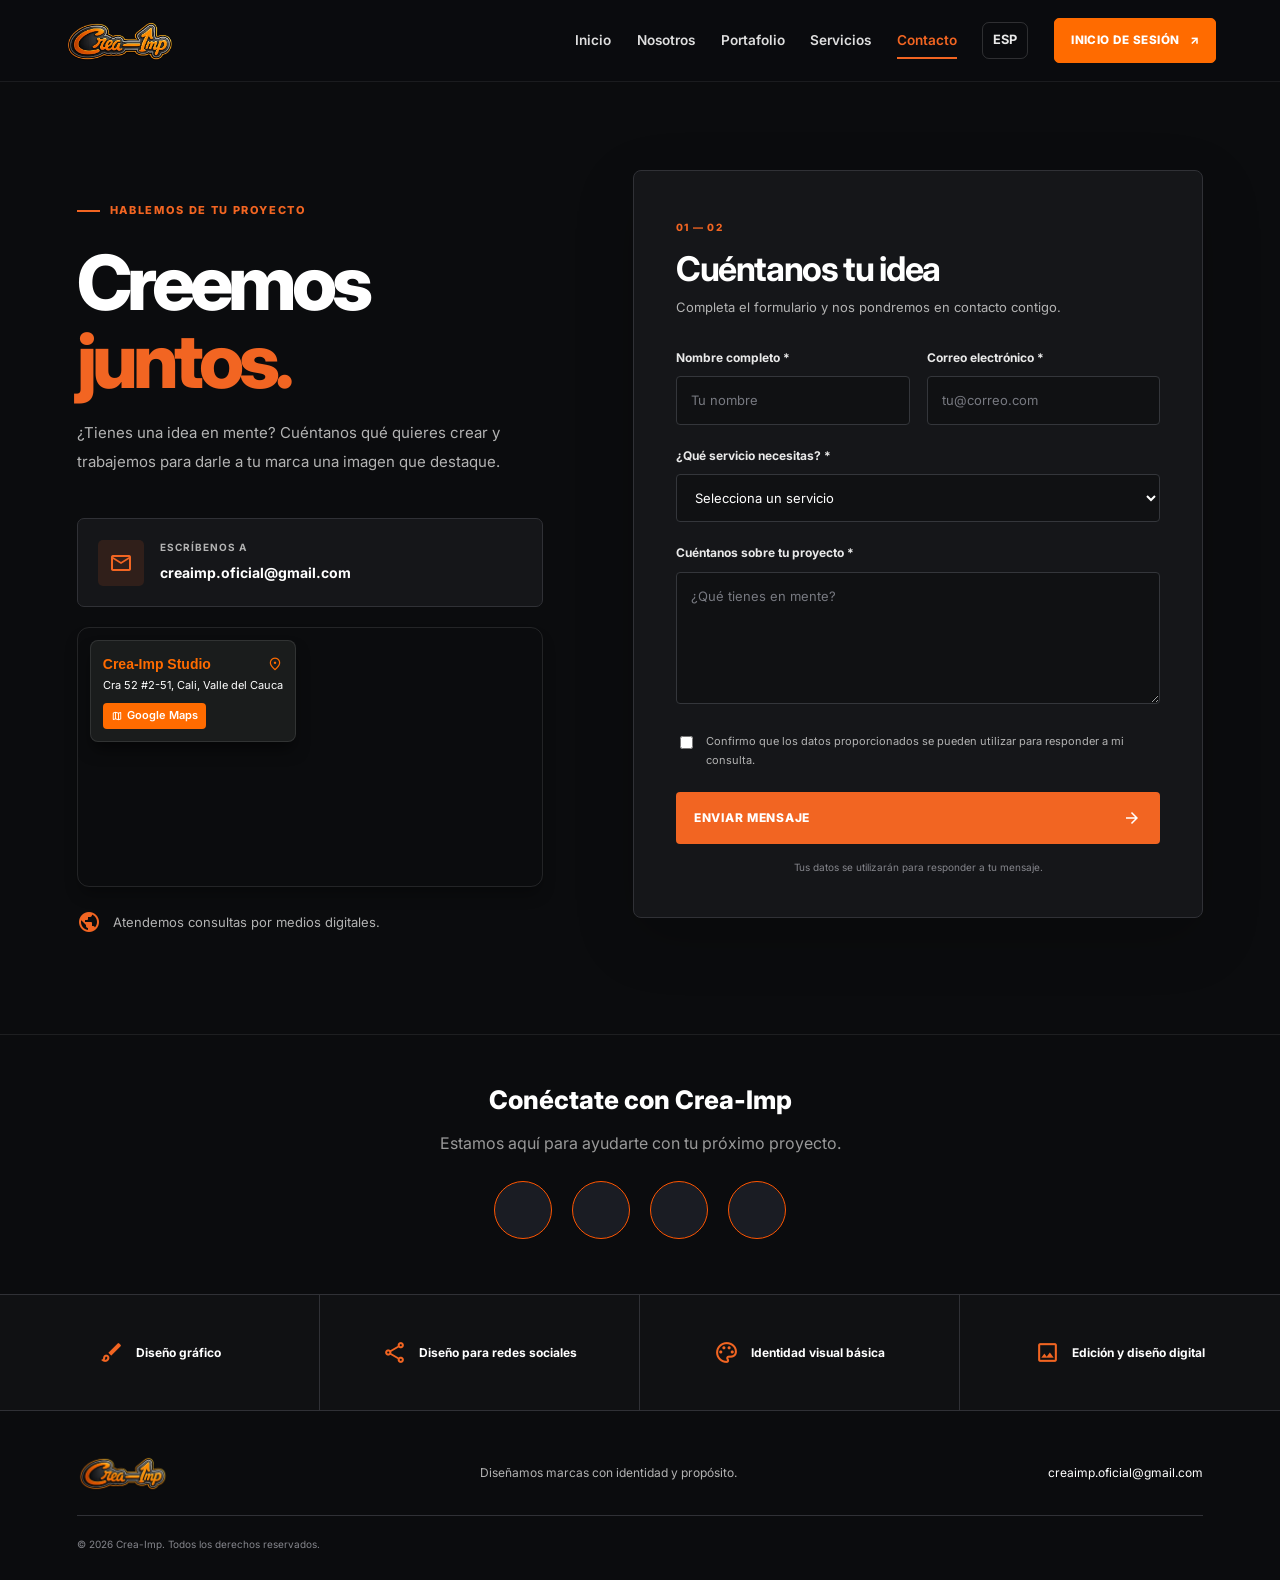
<file: creimp/Contacto.html>
<!DOCTYPE html>
<html lang="es">
<head>
  <meta charset="UTF-8">
  <meta name="viewport" content="width=device-width, initial-scale=1.0">
  <meta name="theme-color" content="#111111">
  <meta name="description" content="Contacta con Crea-Imp para impulsar tu marca con diseño gráfico e identidad visual.">
  <title>Contacto | Crea-Imp</title>

  <link rel="preconnect" href="https://fonts.googleapis.com">
  <link rel="preconnect" href="https://fonts.gstatic.com" crossorigin>
  <link href="https://fonts.googleapis.com/css2?family=Inter:wght@400;500;600;700;800&display=swap" rel="stylesheet">
  <link href="https://fonts.googleapis.com/css2?family=Material+Symbols+Outlined" rel="stylesheet">

  <link rel="stylesheet" href="css/contacto.css">
  <script src="js/contacto.js" defer></script>
</head>

<body>
  <header class="site-header">
    <a class="brand" href="index.html" aria-label="Crea-Imp, inicio">
      <img src="IMG/logo.png" alt="Logo Crea-Imp">
    </a>

    <button class="mobile-menu-btn" id="mobile-menu-btn"
      type="button" aria-label="Abrir menú" aria-expanded="false"
      aria-controls="mobile-menu">
      <span class="material-symbols-outlined">menu</span>
    </button>

    <nav class="desktop-nav" aria-label="Navegación principal">
      <a href="index.html">Inicio</a>
      <a href="Nosotros.html">Nosotros</a>
      <a href="Portafolio.html">Portafolio</a>
      <a href="Servicios.html">Servicios</a>
      <a href="Contacto.html" class="active">Contacto</a>
      <button class="language-btn" id="language-toggle" type="button">ESP</button>
      <a class="login-btn" href="ingreso.html">Inicio de sesión <span>↗</span></a>
    </nav>

    <nav class="mobile-menu hidden" id="mobile-menu" aria-label="Navegación móvil">
      <a href="index.html">Inicio</a>
      <a href="Nosotros.html">Nosotros</a>
      <a href="Portafolio.html">Portafolio</a>
      <a href="Servicios.html">Servicios</a>
      <a href="Contacto.html" class="active">Contacto</a>
      <button class="language-btn" id="mobile-language-toggle" type="button">ESP</button>
      <a class="login-btn" href="ingreso.html">Inicio de sesión <span>↗</span></a>
    </nav>
  </header>

  <main>
    <section class="contact-hero">
      <div class="hero-copy">
        <span class="eyebrow"><span></span> HABLEMOS DE TU PROYECTO</span>
        <h1 id="hero-title">Creemos <span>juntos.</span></h1>
        <p id="hero-description">
          ¿Tienes una idea en mente? Cuéntanos qué quieres crear y trabajemos
          para darle a tu marca una imagen que destaque.
        </p>

        <div class="contact-email-card">
          <span class="material-symbols-outlined">mail</span>
          <div>
            <small id="email-label">ESCRÍBENOS A</small>
            <a href="mailto:creaimp.oficial@gmail.com">creaimp.oficial@gmail.com</a>
          </div>
        </div>

        <!-- Mapa interactivo integrado debajo del correo -->
        <div style="width: 100%; height: 260px; border-radius: 12px; overflow: hidden; position: relative; border: 1px solid rgba(255,255,255,0.1); box-shadow: 0 10px 15px -3px rgba(0,0,0,0.3); margin-top: 20px; margin-bottom: 20px;">
          
          <!-- Tarjeta Informativa Flotante -->
          <div style="position: absolute; top: 12px; left: 12px; z-index: 20; background-color: #1a1c1c; padding: 12px; border-radius: 8px; box-shadow: 0 10px 15px -3px rgba(0,0,0,0.5); border: 1px solid rgba(255,255,255,0.1); max-width: 240px;">
            <div style="display: flex; align-items: center; justify-content: space-between; margin-bottom: 2px;">
              <h3 style="font-family: 'Montserrat', sans-serif; color: #ff6b00; font-weight: 700; font-size: 14px; margin: 0;">Crea-Imp Studio</h3>
              <span class="material-symbols-outlined" style="color: #ff6b00; font-size: 16px;">location_on</span>
            </div>
            <p style="font-family: 'Inter', sans-serif; color: #ffffff; font-size: 11px; margin: 0 0 8px 0;">Cra 52 #2-51, Cali, Valle del Cauca</p>
            <a href="https://www.google.com/maps/search/?api=1&query=Carrera+52+%23+2-51,+Cali,+Colombia" 
               target="_blank" 
               rel="noopener noreferrer" 
               style="display: inline-flex; align-items: center; gap: 4px; font-size: 11px; color: #ffffff; background-color: #ff6b00; padding: 4px 8px; border-radius: 4px; font-weight: 600; text-decoration: none;">
              <span class="material-symbols-outlined" style="font-size: 12px;">map</span> Google Maps
            </a>
          </div>

          <!-- Iframe de Google Maps -->
          <iframe 
              title="Ubicación Crea-Imp "
              style="width: 100%; height: 100%; filter: grayscale(100%) contrast(125%) brightness(75%); border: 0;"
              src="https://www.google.com/maps/embed?pb=!1m18!1m12!1m3!1d3982.72382903822!2d-76.5542866!3d3.4173873!2m3!1f0!2f0!3f0!3m2!1i1024!2i768!4f13.1!3m3!1m2!1s0x8e30a6a24aa729a1%3A0x2ff25bc7ee077d85!2sCra.%2052%20%232-51%2C%20Cali%2C%20Valle%20del%20Cauca!5e0!3m2!1ses!2sco!4v1700000000000!5m2!1ses!2sco"
              allowfullscreen="" 
              loading="lazy" 
              referrerpolicy="no-referrer-when-downgrade">
          </iframe>
        </div>

        <div class="contact-note">
          <span class="material-symbols-outlined">public</span>
          <p id="online-note">Atendemos consultas por medios digitales.</p>
        </div>
      </div>

      <div class="form-card" id="formulario">
        <div class="form-heading">
          <span class="form-step">01 — 02</span>
          <h2 id="form-title">Cuéntanos tu idea</h2>
          <p id="form-description">Completa el formulario y nos pondremos en contacto contigo.</p>
        </div>

        <form id="contactForm" action="https://formsubmit.co/creaimp.oficial@gmail.com" method="POST">
          <input type="hidden" name="_subject" value="Nuevo mensaje desde la web de Crea-Imp">
          <input type="hidden" name="_template" value="table">

          <div class="form-row">
            <div class="field">
              <label for="name" id="name-label">Nombre completo *</label>
              <input class="form-input-focus" id="name" name="name"
                type="text" placeholder="Tu nombre" autocomplete="name" required>
            </div>

            <div class="field">
              <label for="email" id="form-email-label">Correo electrónico *</label>
              <input class="form-input-focus" id="email" name="email"
                type="email" placeholder="tu@correo.com" autocomplete="email" required>
            </div>
          </div>

          <div class="field">
            <label for="service" id="service-label">¿Qué servicio necesitas? *</label>
            <select class="form-input-focus" id="service" name="service" required>
              <option value="" id="service-placeholder">Selecciona un servicio</option>
              <option value="Diseño gráfico">Diseño gráfico</option>
              <option value="Diseño para redes sociales">Diseño para redes sociales</option>
              <option value="Identidad visual básica">Identidad visual básica</option>
              <option value="Edición y diseño digital">Edición y diseño digital</option>
              <option value="Otro">Otro</option>
            </select>
          </div>

          <div class="field">
            <label for="message" id="message-label">Cuéntanos sobre tu proyecto *</label>
            <textarea class="form-input-focus" id="message" name="message"
              rows="5" placeholder="¿Qué tienes en mente?" required></textarea>
          </div>

          <label class="privacy-check">
            <input type="checkbox" id="privacy" name="privacy_acknowledged" value="Sí" required>
            <span id="privacy-text">Confirmo que los datos proporcionados se pueden utilizar para responder a mi consulta.</span>
          </label>

          <button class="submit-btn" id="submitBtn" type="submit">
            <span id="submit-label">Enviar mensaje</span>
            <span class="material-symbols-outlined">arrow_forward</span>
          </button>

          <p class="form-disclaimer" id="form-disclaimer">
            Tus datos se utilizarán para responder a tu mensaje.
          </p>
        </form>

        <div class="success-message hidden" id="successMessage" role="status" aria-live="polite">
          <span class="material-symbols-outlined">check_circle</span>
          <h3 id="success-title">¡Tu correo está listo!</h3>
          <p id="success-description">
            Si el formulario se envió correctamente, FormSubmit te mostrará la confirmación.
          </p>
        </div>

        <p class="form-error hidden" id="formError" role="alert">
          No se pudo completar el envío. Intenta nuevamente o escríbenos directamente al correo.
        </p>
      </div>
    </section>

 <!-- Redes sociales y contacto -->
    <section class="social-contact">
      <h2>Conéctate con Crea-Imp</h2>
      <p>Estamos aquí para ayudarte con tu próximo proyecto.</p>

      <div class="social-buttons">
        <a href="https://wa.me/573011760733"
           class="social-btn whatsapp"
           target="_blank"
           rel="noopener noreferrer"
           aria-label="WhatsApp"
           title="WhatsApp">
          <i class="fa-brands fa-whatsapp"></i>
        </a>

        <a href="https://www.facebook.com/profile.php?id=61595700351242"
           class="social-btn facebook"
           target="_blank"
           rel="noopener noreferrer"
           aria-label="Facebook"
           title="Facebook">
          <i class="fa-brands fa-facebook-f"></i>
        </a>

        <a href="https://www.instagram.com/crea-imp_oficial/"
           class="social-btn instagram"
           target="_blank"
           rel="noopener noreferrer"
           aria-label="Instagram"
           title="Instagram">
          <i class="fa-brands fa-instagram"></i>
        </a>

        <a href="mailto:creaimp.oficial@gmail.com"
           class="social-btn email"
           aria-label="Correo electrónico"
           title="Correo electrónico">
          <i class="fa-solid fa-envelope"></i>
        </a>
      </div>
    </section>



    <section class="services-strip">
      <div>
        <span class="material-symbols-outlined">brush</span>
        <p id="service-one">Diseño gráfico</p>
      </div>
      <div>
        <span class="material-symbols-outlined">share</span>
        <p id="service-two">Diseño para redes sociales</p>
      </div>
      <div>
        <span class="material-symbols-outlined">palette</span>
        <p id="service-three">Identidad visual básica</p>
      </div>
      <div>
        <span class="material-symbols-outlined">image</span>
        <p id="service-four">Edición y diseño digital</p>
      </div>
    </section>
  
  </main>

  <footer class="site-footer">
    <a class="footer-brand" href="index.html">
      <img src="IMG/logo.png" alt="Crea-Imp">
    </a>
    <p id="footer-text">Diseñamos marcas con identidad y propósito.</p>
    <a href="mailto:creaimp.oficial@gmail.com">creaimp.oficial@gmail.com</a>
    <small>© 2026 Crea-Imp. Todos los derechos reservados.</small>
  </footer>
</body>
</html>
</file>
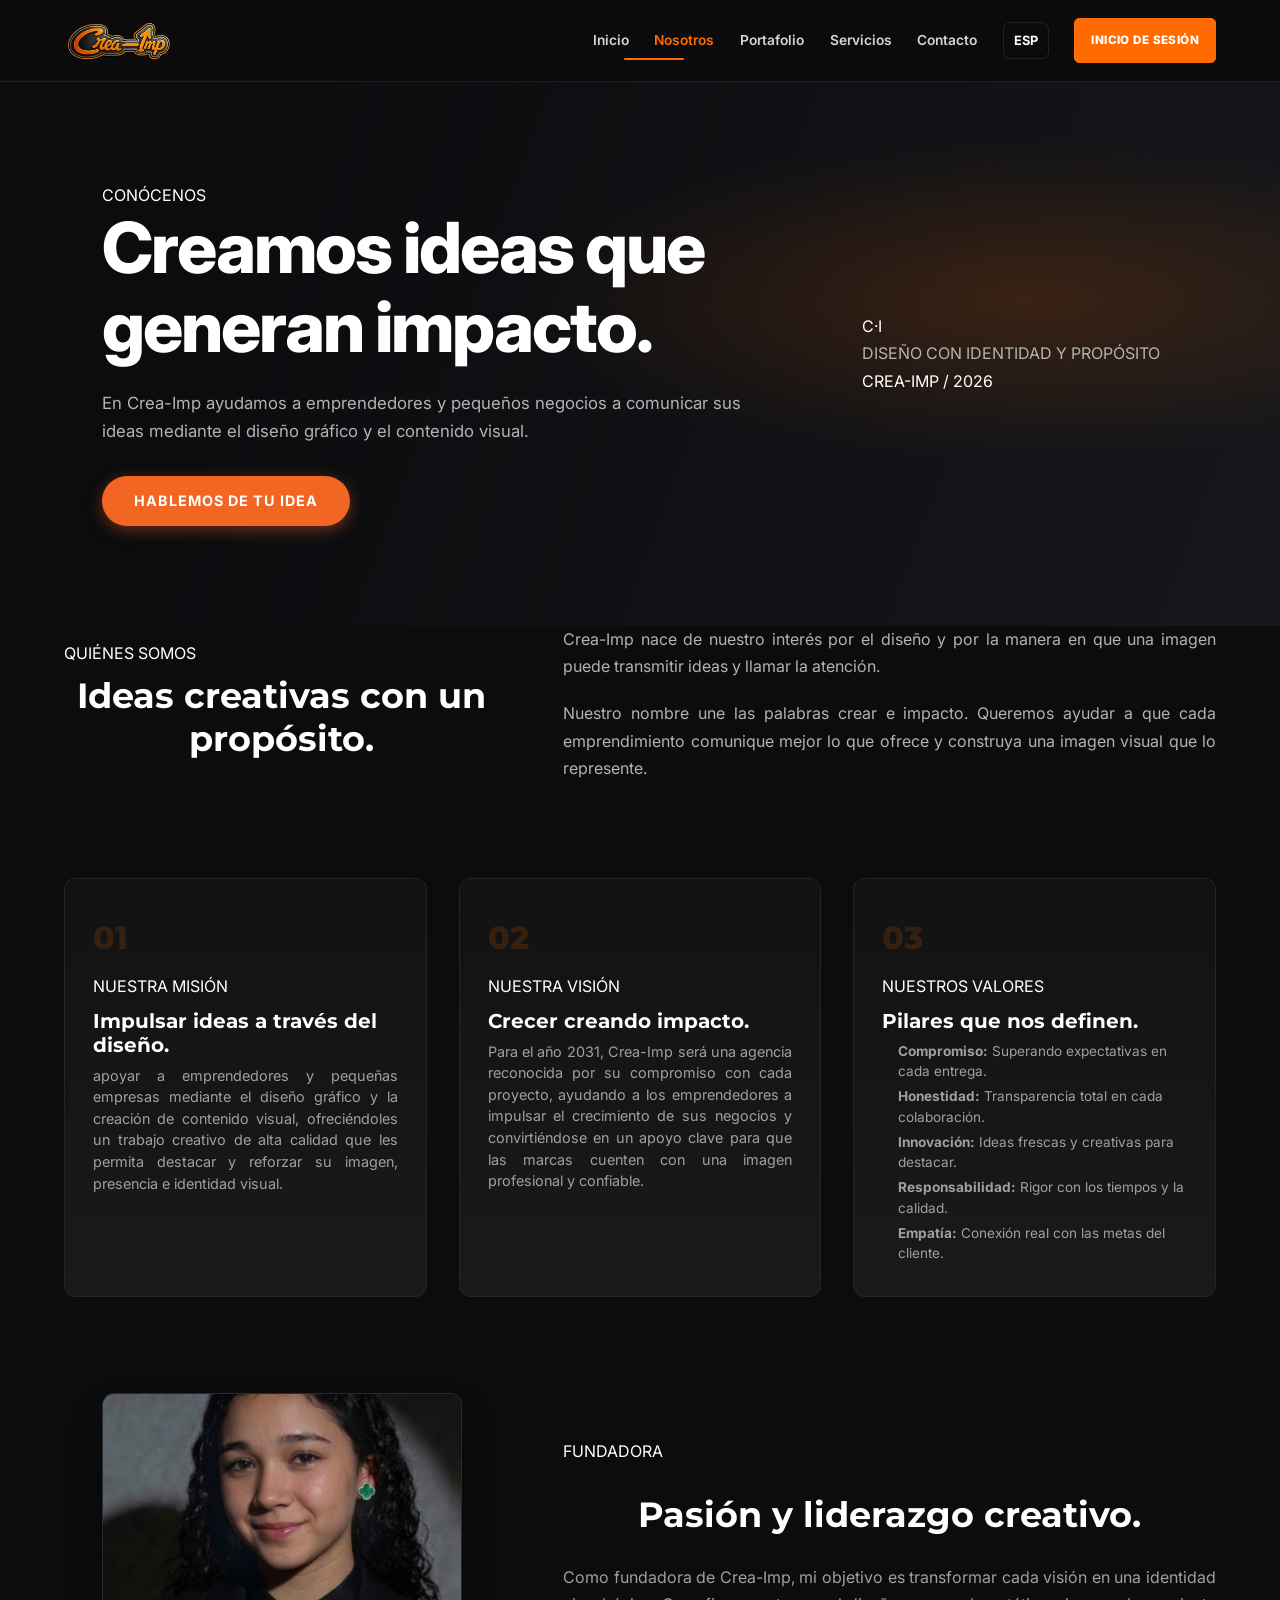
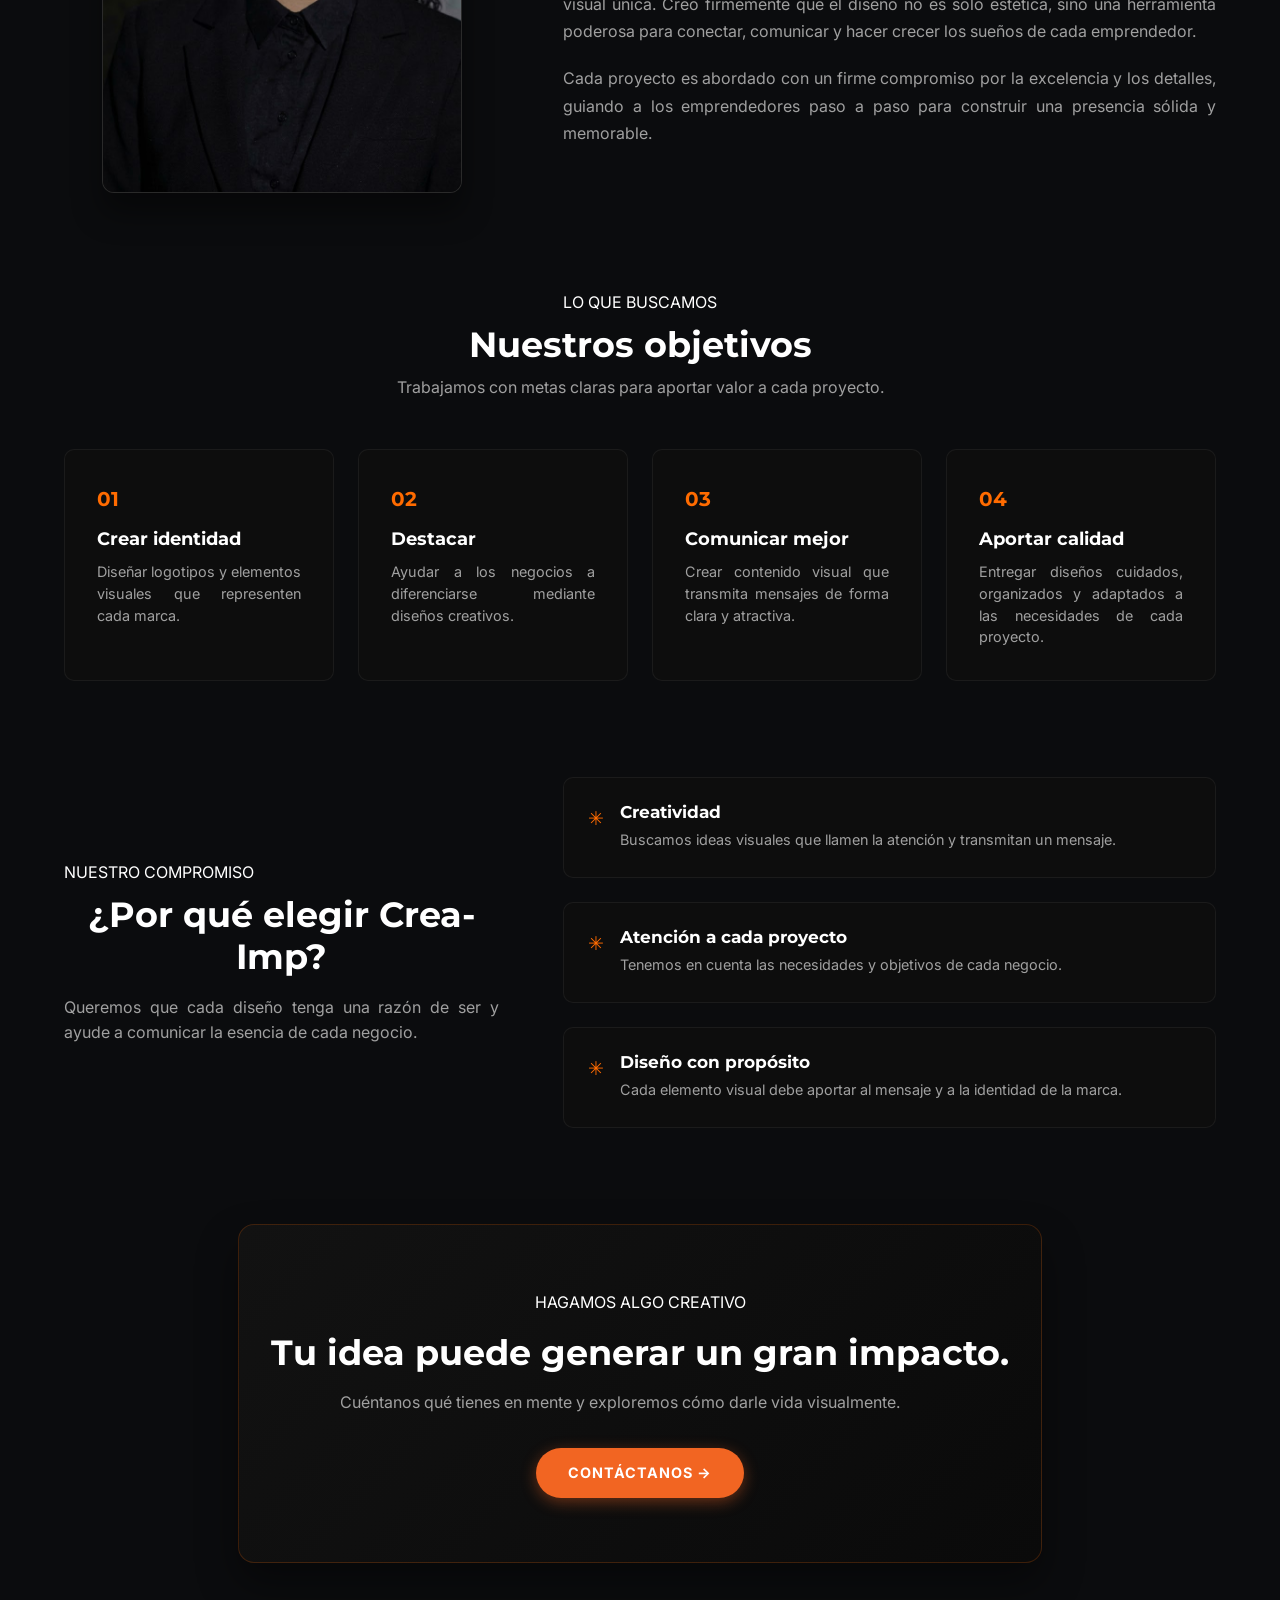
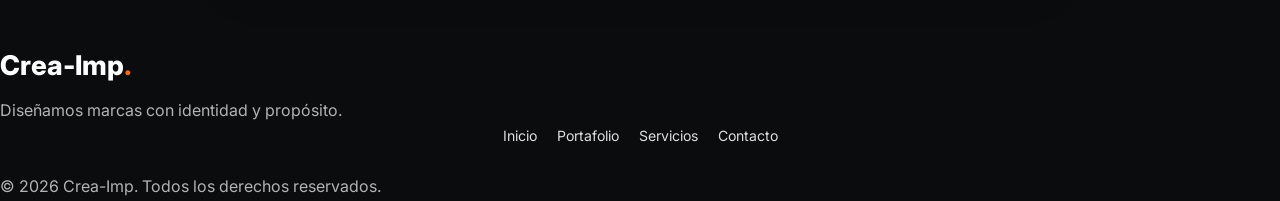
<file: creimp/Nosotros.html>
<!DOCTYPE html>
<html lang="es">
<head>
  <meta charset="UTF-8">
  <meta name="viewport" content="width=device-width, initial-scale=1.0">
  <meta name="description" content="Conoce Crea-Imp, nuestra misión, visión y objetivos en diseño gráfico e identidad visual.">
  <title>Nosotros | Crea-Imp</title>

  <link rel="stylesheet" href="css/styles.css">
  <link rel="stylesheet" href="css/nosotros.css">
  <link rel="preconnect" href="https://fonts.googleapis.com">
  <link rel="preconnect" href="https://fonts.gstatic.com" crossorigin>
  <link href="https://fonts.googleapis.com/css2?family=Inter:wght@400;500;600;700;800&family=Montserrat:wght@400;600;700;800&display=swap" rel="stylesheet">
  <link href="https://fonts.googleapis.com/css2?family=Material+Symbols+Outlined" rel="stylesheet">

  <!-- Estilos actualizados para tarjetas compactas y sección de fundadora -->
  <style>
    .nosotros-wrapper {
      max-width: 1280px;
      margin: 0 auto;
      padding: 0 5% 5rem 5%;
      display: flex;
      flex-direction: column;
      gap: 6rem;
    }
    .clean-grid-section {
      display: grid;
      grid-template-columns: 1fr 1.5fr;
      gap: 4rem;
      align-items: center;
    }
    @media (max-width: 900px) {
      .clean-grid-section {
        grid-template-columns: 1fr;
        gap: 2rem;
      }
    }
    .purpose-grid-container {
      display: grid;
      grid-template-columns: repeat(auto-fit, minmax(300px, 1fr));
      gap: 2rem;
    }
    
    /* Tarjetas principales con menor altura y padding optimizado */
    .custom-purpose-card {
      background-color: #121212;
      border: 1px solid rgba(255, 255, 255, 0.08);
      border-radius: 12px;
      padding: 2rem 1.75rem;
      position: relative;
      overflow: hidden;
      transition: transform 0.4s cubic-bezier(0.165, 0.84, 0.44, 1), border-color 0.4s ease, box-shadow 0.4s ease;
    }
    
    /* Capa superior que se desliza y revela el contenido */
    .custom-purpose-card::before {
      content: '';
      position: absolute;
      inset: 0;
      background: linear-gradient(180deg, rgba(18,18,18,0.95) 0%, rgba(26,26,26,0.98) 100%);
      z-index: 1;
      transform: translateY(0);
      transition: transform 0.4s cubic-bezier(0.165, 0.84, 0.44, 1);
    }

    .custom-purpose-card:hover {
      transform: translateY(-8px);
      border-color: #ff6b00;
      box-shadow: 0 20px 35px -10px rgba(255, 107, 0, 0.25);
    }
    
    .custom-purpose-card:hover::before {
      transform: translateY(-100%);
    }

    .custom-purpose-card > * {
      position: relative;
      z-index: 2;
    }

    .objectives-clean-grid {
      display: grid;
      grid-template-columns: repeat(auto-fit, minmax(240px, 1fr));
      gap: 1.5rem;
      margin-top: 3rem;
    }

    .objective-clean-card {
      background-color: #0d0d0d;
      border: 1px solid rgba(255, 255, 255, 0.06);
      border-radius: 10px;
      padding: 2rem;
      transition: all 0.3s cubic-bezier(0.165, 0.84, 0.44, 1);
    }
    .objective-clean-card:hover {
      transform: translateY(-6px);
      border-color: #ff6b00;
      box-shadow: 0 10px 25px -5px rgba(255, 107, 0, 0.15);
    }

    .cta-box-modern {
      background: linear-gradient(135deg, #121212 0%, #0a0a0a 100%);
      border: 1px solid rgba(255, 107, 0, 0.2);
      border-radius: 16px;
      padding: 4rem 2rem;
      text-align: center;
      max-width: 900px;
      margin: 0 auto;
      box-shadow: 0 20px 40px rgba(0,0,0,0.4);
      transition: transform 0.3s ease;
    }
    .cta-box-modern:hover {
      transform: scale(1.01);
    }
  </style>
</head>

<body>

  <!-- ENCABEZADO (Intacto) -->
  <header class="main-header">
    <a href="index.html" class="logo-link">
      <img src="IMG/logo.png" alt="Logo de Crea-Imp" class="logo-img">
    </a>

    <button class="hamburger" id="hamburger-btn"
      aria-label="Abrir menú" aria-expanded="false">
      <span></span>
      <span></span>
      <span></span>
    </button>

    <nav class="nav-menu" id="nav-menu">
      <a href="index.html" class="nav-link"
        data-es="Inicio" data-en="Home">Inicio</a>
      <a href="Nosotros.html" class="nav-link active"
        data-es="Nosotros" data-en="About Us">Nosotros</a>
      <a href="Portafolio.html" class="nav-link"
        data-es="Portafolio" data-en="Portfolio">Portafolio</a>
      <a href="Servicios.html" class="nav-link"
        data-es="Servicios" data-en="Services">Servicios</a>
      <a href="Contacto.html" class="nav-link"
        data-es="Contacto" data-en="Contact">Contacto</a>

      <button id="language-toggle" class="language-toggle"
        type="button" aria-label="Cambiar idioma">ESP</button>

      <a href="ingreso.html" class="btn-login-nav"
        data-es="INICIO DE SESIÓN" data-en="LOG IN">
        INICIO DE SESIÓN
      </a>
    </nav>
  </header>

  <main>

    <!-- PRESENTACIÓN / HERO (Intacto) -->
    <section class="about-hero">
      <div class="hero-content reveal">
        <span class="section-tag"
          data-es="CONÓCENOS" data-en="GET TO KNOW US">CONÓCENOS</span>

        <h1 data-es="Creamos ideas que generan impacto."
            data-en="We create ideas that make an impact.">
          Creamos ideas que generan <span>impacto.</span>
        </h1>

        <p data-es="En Crea-Imp ayudamos a emprendedores y pequeños negocios a comunicar sus ideas mediante el diseño gráfico y el contenido visual."
           data-en="At Crea-Imp, we help entrepreneurs and small businesses communicate their ideas through graphic design and visual content.">
          En Crea-Imp ayudamos a emprendedores y pequeños negocios a
          comunicar sus ideas mediante el diseño gráfico y el contenido visual[cite: 2].
        </p>

        <a href="Contacto.html" class="btn-primary"
          data-es="Hablemos de tu idea" data-en="Let's talk about your idea">
          Hablemos de tu idea <span>→</span>
        </a>
      </div>

      <div class="hero-visual reveal">
        <div class="visual-frame">
          <div class="visual-mark">C<span>·</span>I</div>
          <p data-es="DISEÑO CON IDENTIDAD Y PROPÓSITO"
             data-en="DESIGN WITH IDENTITY AND PURPOSE">
            DISEÑO CON IDENTIDAD Y PROPÓSITO[cite: 2]
          </p>
          <div class="visual-line"></div>
          <span class="visual-caption">CREA-IMP / 2026</span>
        </div>
        <div class="orange-orbit"></div>
      </div>
    </section>

    <!-- CONTENEDOR PRINCIPAL -->
    <div class="nosotros-wrapper">

      <!-- QUIÉNES SOMOS -->
      <section class="clean-grid-section reveal" id="quienes-somos">
        <div>
          <span class="section-tag" data-es="QUIÉNES SOMOS" data-en="WHO WE ARE">QUIÉNES SOMOS</span>
          <h2 style="font-family: 'Montserrat', sans-serif; font-size: 2.2rem; font-weight: 700; color: #fff; margin-top: 0.5rem;" data-es="Ideas creativas con un propósito." data-en="Creative ideas with a purpose.">
            Ideas creativas con un propósito[cite: 2].
          </h2>
        </div>

        <div style="display: flex; flex-direction: column; gap: 1.25rem; color: #a0a0a0; font-family: 'Inter', sans-serif; line-height: 1.7; text-align: justify;">
          <p data-es="Crea-Imp nace de nuestro interés por el diseño y por la manera en que una imagen puede transmitir ideas y llamar la atención."
             data-en="Crea-Imp comes from our interest in design and in how an image can communicate ideas and capture attention.">
            Crea-Imp nace de nuestro interés por el diseño y por la manera
            en que una imagen puede transmitir ideas y llamar la atención[cite: 2].
          </p>
          <p data-es="Nuestro nombre une las palabras crear e impacto. Queremos ayudar a que cada emprendimiento comunique mejor lo que ofrece y construya una imagen visual que lo represente."
             data-en="Our name combines the words create and impact. We want to help every small business communicate what it offers and build a visual identity that represents it.">
            Nuestro nombre une las palabras crear e impacto. Queremos ayudar
            a que cada emprendimiento comunique mejor lo que ofrece y construya
            una imagen visual que lo represente[cite: 2].
          </p>
        </div>
      </section>

      <!-- MISIÓN, VISIÓN Y VALORES -->
      <section class="purpose-grid-container">
        <!-- Misión -->
        <article class="custom-purpose-card reveal">
          <div style="font-size: 2rem; font-weight: 800; color: rgba(255,107,0,0.15); margin-bottom: 0.5rem; font-family: 'Montserrat', sans-serif;">01</div>
          <span class="section-tag" data-es="NUESTRA MISIÓN" data-en="OUR MISSION">NUESTRA MISIÓN</span>
          <h3 style="font-family: 'Montserrat', sans-serif; color: #fff; font-size: 1.25rem; margin: 0.5rem 0;" data-es="Impulsar ideas a través del diseño." data-en="Empowering ideas through design.">
            Impulsar ideas a través del diseño[cite: 2].
          </h3>
          <p style="color: #a0a0a0; font-family: 'Inter', sans-serif; font-size: 0.9rem; line-height: 1.5; margin: 0; text-align: justify;" data-es="apoyar a emprendedores y pequeñas empresas mediante el diseño gráfico y la creación de contenido visual, ofreciéndoles un trabajo creativo de alta calidad que les permita destacar y reforzar su imagen, presencia e identidad visual." data-en="supporting entrepreneurs and small businesses through graphic design and visual content creation by offering them high quality, creative work that allows them to stand out and reinforce their image, presence and visual identity.">
           apoyar a emprendedores y pequeñas empresas mediante el diseño gráfico y la creación de contenido visual, ofreciéndoles un trabajo creativo de alta calidad que les permita destacar y reforzar su imagen, presencia e identidad visual[cite: 3].
          </p>
        </article>

        <!-- Visión -->
        <article class="custom-purpose-card reveal">
          <div style="font-size: 2rem; font-weight: 800; color: rgba(255,107,0,0.15); margin-bottom: 0.5rem; font-family: 'Montserrat', sans-serif;">02</div>
          <span class="section-tag" data-es="NUESTRA VISIÓN" data-en="OUR VISION">NUESTRA VISIÓN</span>
          <h3 style="font-family: 'Montserrat', sans-serif; color: #fff; font-size: 1.25rem; margin: 0.5rem 0;" data-es="Crecer creando impacto." data-en="Growing by making an impact.">
            Crecer creando impacto[cite: 2].
          </h3>
          <p style="color: #a0a0a0; font-family: 'Inter', sans-serif; font-size: 0.9rem; line-height: 1.5; margin: 0; text-align: justify;" data-es=" Para el año 2031, Crea-Imp será una agencia reconocida por su compromiso con cada proyecto, ayudando a los emprendedores a impulsar el crecimiento de sus negocios y convirtiéndose en un apoyo clave para que las marcas cuenten con una imagen profesional y confiable." data-en="By two thousand thirty one Crea-Imp will be an agency recognized for our  commitment to each project, helping entrepreneurs to increase the growth of their businesses and becoming an important support for brands, to have a professional and reliable image.">
             Para el año 2031, Crea-Imp será una agencia reconocida por su compromiso con cada proyecto, ayudando a los emprendedores a impulsar el crecimiento de sus negocios y convirtiéndose en un apoyo clave para que las marcas cuenten con una imagen profesional y confiable[cite: 3].
          </p>
        </article>

        <!-- Valores -->
        <article class="custom-purpose-card reveal">
          <div style="font-size: 2rem; font-weight: 800; color: rgba(255,107,0,0.15); margin-bottom: 0.5rem; font-family: 'Montserrat', sans-serif;">03</div>
          <span class="section-tag" data-es="NUESTROS VALORES" data-en="OUR VALUES">NUESTROS VALORES</span>
          <h3 style="font-family: 'Montserrat', sans-serif; color: #fff; font-size: 1.25rem; margin: 0.5rem 0;">
            Pilares que nos definen.
          </h3>
          <ul style="color: #a0a0a0; font-family: 'Inter', sans-serif; font-size: 0.85rem; line-height: 1.5; margin: 0; padding-left: 1rem; display: flex; flex-direction: column; gap: 0.3rem;">
            <li><strong>Compromiso:</strong> Superando expectativas en cada entrega.</li>
            <li><strong>Honestidad:</strong> Transparencia total en cada colaboración.</li>
            <li><strong>Innovación:</strong> Ideas frescas y creativas para destacar.</li>
            <li><strong>Responsabilidad:</strong> Rigor con los tiempos y la calidad.</li>
            <li><strong>Empatía:</strong> Conexión real con las metas del cliente.</li>
          </ul>
        </article>
      </section>

      <!-- SECCIÓN FUNDADORA (Foto a la izquierda, Información a la derecha, texto justificado) -->
      <section class="clean-grid-section reveal" id="fundadora">
        <div style="display: flex; justify-content: center; align-items: center;">
          <div style="width: 100%; max-width: 360px; height: 400px; border-radius: 12px; overflow: hidden; border: 1px solid rgba(255,255,255,0.1); background-color: #121212; position: relative; box-shadow: 0 20px 30px rgba(0,0,0,0.4);">
            <!-- Asegúrate de colocar tu foto en la carpeta IMG y ajustar el nombre del archivo si es necesario -->
            <img src="IMG/fundadora.png" alt="Fundadora de Crea-Imp" style="width: 100%; height: 100%; object-fit: cover;">
          </div>
        </div>

        <div style="display: flex; flex-direction: column; gap: 1.25rem;">
          <span class="section-tag" data-es="FUNDADORA" data-en="FOUNDER">SOBRE LA FUNDADORA</span>
          <h2 style="font-family: 'Montserrat', sans-serif; font-size: 2.2rem; font-weight: 700; color: #fff; margin-top: 0.5rem;" data-es="Pasión y liderazgo creativo." data-en="Passion and creative leadership.">
            Pasión y liderazgo creativo.
          </h2>
          <p style="color: #a0a0a0; font-family: 'Inter', sans-serif; line-height: 1.7; text-align: justify;" data-es="Como fundadora de Crea-Imp, mi objetivo es transformar cada visión en una identidad visual única. Creo firmemente que el diseño no es solo estética, sino una herramienta poderosa para conectar, comunicar y hacer crecer los sueños de cada emprendedor." data-en="As founder of Crea-Imp, my goal is to transform every vision into a unique visual identity. I firmly believe that design is not just aesthetics, but a powerful tool to connect, communicate, and grow every entrepreneur's dreams.">
            Como fundadora de Crea-Imp, mi objetivo es transformar cada visión en una identidad visual única. Creo firmemente que el diseño va mucho más allá de la estética: es una herramienta estratégica para conectar, comunicar y potenciar el valor de cada marca en el mercado.
          </p>
          <p style="color: #a0a0a0; font-family: 'Inter', sans-serif; line-height: 1.7; text-align: justify;">
            Cada proyecto es abordado con un firme compromiso por la excelencia y los detalles, guiando a los emprendedores paso a paso para construir una presencia sólida y memorable.
          </p>
        </div>
      </section>

      <!-- OBJETIVOS -->
      <section class="reveal" id="objetivos">
        <div style="text-align: center; max-width: 700px; margin: 0 auto 2rem auto;">
          <span class="section-tag" data-es="LO QUE BUSCAMOS" data-en="WHAT WE AIM FOR">LO QUE BUSCAMOS</span>
          <h2 style="font-family: 'Montserrat', sans-serif; font-size: 2.2rem; font-weight: 700; color: #fff; margin-top: 0.5rem;" data-es="Nuestros objetivos" data-en="Our objectives">Nuestros objetivos[cite: 2]</h2>
          <p style="color: #a0a0a0; font-family: 'Inter', sans-serif; margin-top: 0.5rem;" data-es="Trabajamos con metas claras para aportar valor a cada proyecto." data-en="We work toward clear goals to bring value to every project.">
            Trabajamos con metas claras para aportar valor a cada proyecto[cite: 2].
          </p>
        </div>

        <div class="objectives-clean-grid">
          <article class="objective-clean-card">
            <span style="color: #ff6b00; font-weight: 700; font-family: 'Montserrat', sans-serif; font-size: 1.25rem;">01</span>
            <h3 style="color: #fff; font-family: 'Montserrat', sans-serif; font-size: 1.1rem; margin: 0.75rem 0;" data-es="Crear identidad" data-en="Build identity">Crear identidad[cite: 2]</h3>
            <p style="color: #a0a0a0; font-family: 'Inter', sans-serif; font-size: 0.9rem; line-height: 1.5; margin: 0; text-align: justify;" data-es="Diseñar logotipos y elementos visuales que representen cada marca." data-en="Design logos and visual elements that represent each brand.">
              Diseñar logotipos y elementos visuales que representen cada marca[cite: 2].
            </p>
          </article>

          <article class="objective-clean-card">
            <span style="color: #ff6b00; font-weight: 700; font-family: 'Montserrat', sans-serif; font-size: 1.25rem;">02</span>
            <h3 style="color: #fff; font-family: 'Montserrat', sans-serif; font-size: 1.1rem; margin: 0.75rem 0;" data-es="Destacar" data-en="Stand out">Destacar[cite: 2]</h3>
            <p style="color: #a0a0a0; font-family: 'Inter', sans-serif; font-size: 0.9rem; line-height: 1.5; margin: 0; text-align: justify;" data-es="Ayudar a los negocios a diferenciarse mediante diseños creativos." data-en="Help businesses stand out through creative designs.">
              Ayudar a los negocios a diferenciarse mediante diseños creativos[cite: 2].
            </p>
          </article>

          <article class="objective-clean-card">
            <span style="color: #ff6b00; font-weight: 700; font-family: 'Montserrat', sans-serif; font-size: 1.25rem;">03</span>
            <h3 style="color: #fff; font-family: 'Montserrat', sans-serif; font-size: 1.1rem; margin: 0.75rem 0;" data-es="Comunicar mejor" data-en="Communicate better">Comunicar mejor[cite: 2]</h3>
            <p style="color: #a0a0a0; font-family: 'Inter', sans-serif; font-size: 0.9rem; line-height: 1.5; margin: 0; text-align: justify;" data-es="Crear contenido visual que transmita mensajes de forma clara y atractiva." data-en="Create visual content that communicates messages clearly and attractively.">
              Crear contenido visual que transmita mensajes de forma clara y atractiva[cite: 2].
            </p>
          </article>

          <article class="objective-clean-card">
            <span style="color: #ff6b00; font-weight: 700; font-family: 'Montserrat', sans-serif; font-size: 1.25rem;">04</span>
            <h3 style="color: #fff; font-family: 'Montserrat', sans-serif; font-size: 1.1rem; margin: 0.75rem 0;" data-es="Aportar calidad" data-en="Deliver quality">Aportar calidad[cite: 2]</h3>
            <p style="color: #a0a0a0; font-family: 'Inter', sans-serif; font-size: 0.9rem; line-height: 1.5; margin: 0; text-align: justify;" data-es="Entregar diseños cuidados, organizados y adaptados a las necesidades de cada proyecto." data-en="Deliver polished, organized designs tailored to each project's needs.">
              Entregar diseños cuidados, organizados y adaptados a las necesidades de cada proyecto[cite: 2].
            </p>
          </article>
        </div>
      </section>

      <!-- POR QUÉ ELEGIRNOS -->
      <section class="clean-grid-section reveal">
        <div>
          <span class="section-tag" data-es="NUESTRO COMPROMISO" data-en="OUR COMMITMENT">NUESTRO COMPROMISO[cite: 2]</span>
          <h2 style="font-family: 'Montserrat', sans-serif; font-size: 2.2rem; font-weight: 700; color: #fff; margin-top: 0.5rem;" data-es="¿Por qué elegir Crea-Imp?" data-en="Why choose Crea-Imp?">
            ¿Por qué elegir Crea-Imp?[cite: 2]
          </h2>
          <p style="color: #a0a0a0; font-family: 'Inter', sans-serif; margin-top: 1rem; line-height: 1.6; text-align: justify;" data-es="Queremos que cada diseño tenga una razón de ser y ayude a comunicar la esencia de cada negocio." data-en="We want every design to have a purpose and communicate the essence of each business.">
            Queremos que cada diseño tenga una razón de ser y ayude a comunicar la esencia de cada negocio[cite: 2].
          </p>
        </div>

        <div style="display: flex; flex-direction: column; gap: 1.5rem;">
          <div class="objective-clean-card" style="display: flex; gap: 1rem; padding: 1.5rem;">
            <span style="color: #ff6b00; font-size: 1.2rem;">✳</span>
            <div>
              <h3 style="color: #fff; font-family: 'Montserrat', sans-serif; font-size: 1.05rem; margin-bottom: 0.4rem;" data-es="Creatividad" data-en="Creativity">Creatividad[cite: 2]</h3>
              <p style="color: #a0a0a0; font-family: 'Inter', sans-serif; font-size: 0.9rem; margin: 0; text-align: justify;" data-es="Buscamos ideas visuales que llamen la atención y transmitan un mensaje." data-en="We look for visual ideas that capture attention and convey a message.">Buscamos ideas visuales que llamen la atención y transmitan un mensaje[cite: 2].</p>
            </div>
          </div>

          <div class="objective-clean-card" style="display: flex; gap: 1rem; padding: 1.5rem;">
            <span style="color: #ff6b00; font-size: 1.2rem;">✳</span>
            <div>
              <h3 style="color: #fff; font-family: 'Montserrat', sans-serif; font-size: 1.05rem; margin-bottom: 0.4rem;" data-es="Atención a cada proyecto" data-en="Attention to every project">Atención a cada proyecto[cite: 2]</h3>
              <p style="color: #a0a0a0; font-family: 'Inter', sans-serif; font-size: 0.9rem; margin: 0; text-align: justify;" data-es="Tenemos en cuenta las necesidades y objetivos de cada negocio." data-en="We consider the needs and goals of each business.">Tenemos en cuenta las necesidades y objetivos de cada negocio[cite: 2].</p>
            </div>
          </div>

          <div class="objective-clean-card" style="display: flex; gap: 1rem; padding: 1.5rem;">
            <span style="color: #ff6b00; font-size: 1.2rem;">✳</span>
            <div>
              <h3 style="color: #fff; font-family: 'Montserrat', sans-serif; font-size: 1.05rem; margin-bottom: 0.4rem;" data-es="Diseño con propósito" data-en="Purposeful design">Diseño con propósito[cite: 2]</h3>
              <p style="color: #a0a0a0; font-family: 'Inter', sans-serif; font-size: 0.9rem; margin: 0; text-align: justify;" data-es="Cada elemento visual debe aportar al mensaje y a la identidad de la marca." data-en="Every visual element should support the brand's message and identity.">Cada elemento visual debe aportar al mensaje y a la identidad de la marca[cite: 2].</p>
            </div>
          </div>
        </div>
      </section>

      <!-- LLAMADO A LA ACCIÓN -->
      <section class="cta-box-modern reveal">
        <span class="section-tag" style="justify-content: center;" data-es="HAGAMOS ALGO CREATIVO" data-en="LET'S CREATE SOMETHING">HAGAMOS ALGO CREATIVO[cite: 2]</span>
        <h2 style="font-family: 'Montserrat', sans-serif; font-size: 2.2rem; font-weight: 700; color: #fff; margin: 1rem 0;" data-es="Tu idea puede generar un gran impacto." data-en="Your idea can make a big impact.">
          Tu idea puede generar un <span style="color: #ff6b00;">gran impacto.</span>[cite: 2]
        </h2>
        <p style="color: #a0a0a0; font-family: 'Inter', sans-serif; max-width: 600px; margin: 0 auto 2rem auto; line-height: 1.6; text-align: justify;" data-es="Cuéntanos qué tienes en mente y exploremos cómo darle vida visualmente." data-en="Tell us what you have in mind and let's explore how to bring it to life visually.">
          Cuéntanos qué tienes en mente y exploremos cómo darle vida visualmente[cite: 2].
        </p>
        <a href="Contacto.html" class="btn-primary" data-es="Contáctanos →" data-en="Contact us →">
          Contáctanos →
        </a>
      </section>

    </div>

  </main>

  <!-- PIE DE PÁGINA -->
  <footer class="about-footer">
    <a href="index.html" class="footer-brand">Crea-Imp<span>.</span></a>

    <p data-es="Diseñamos marcas con identidad y propósito."
       data-en="We design brands with identity and purpose.">
      Diseñamos marcas con identidad y propósito[cite: 2].
    </p>

    <div class="footer-links">
      <a href="index.html" data-es="Inicio" data-en="Home">Inicio[cite: 2]</a>
      <a href="Portafolio.html" data-es="Portafolio" data-en="Portfolio">Portafolio[cite: 2]</a>
      <a href="Servicios.html" data-es="Servicios" data-en="Services">Servicios[cite: 2]</a>
      <a href="Contacto.html" data-es="Contacto" data-en="Contact">Contacto[cite: 2]</a>
    </div>

    <p class="copyright">© 2026 Crea-Imp. <span
      data-es="Todos los derechos reservados."
      data-en="All rights reserved.">Todos los derechos reservados.</span></p>
  </footer>

  <script src="js/nosotros.js"></script>
</body>
</html>
</file>
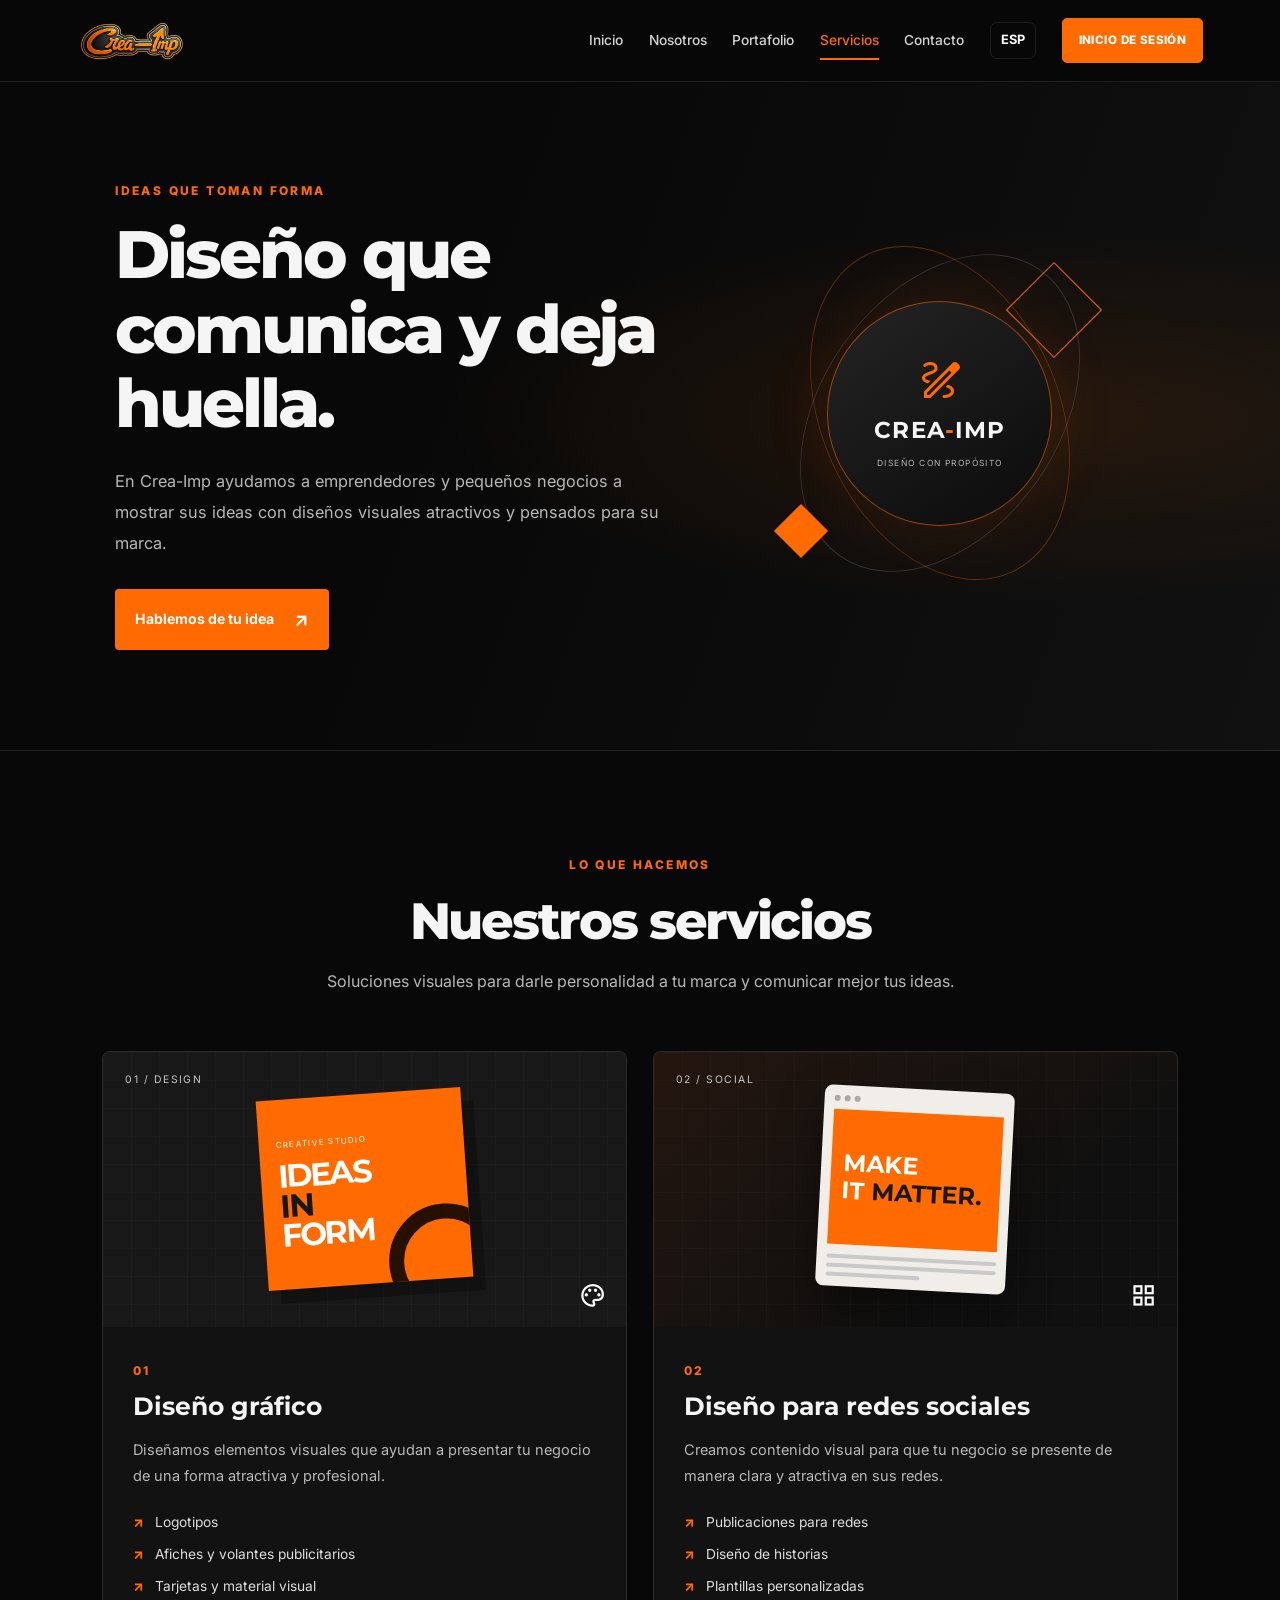
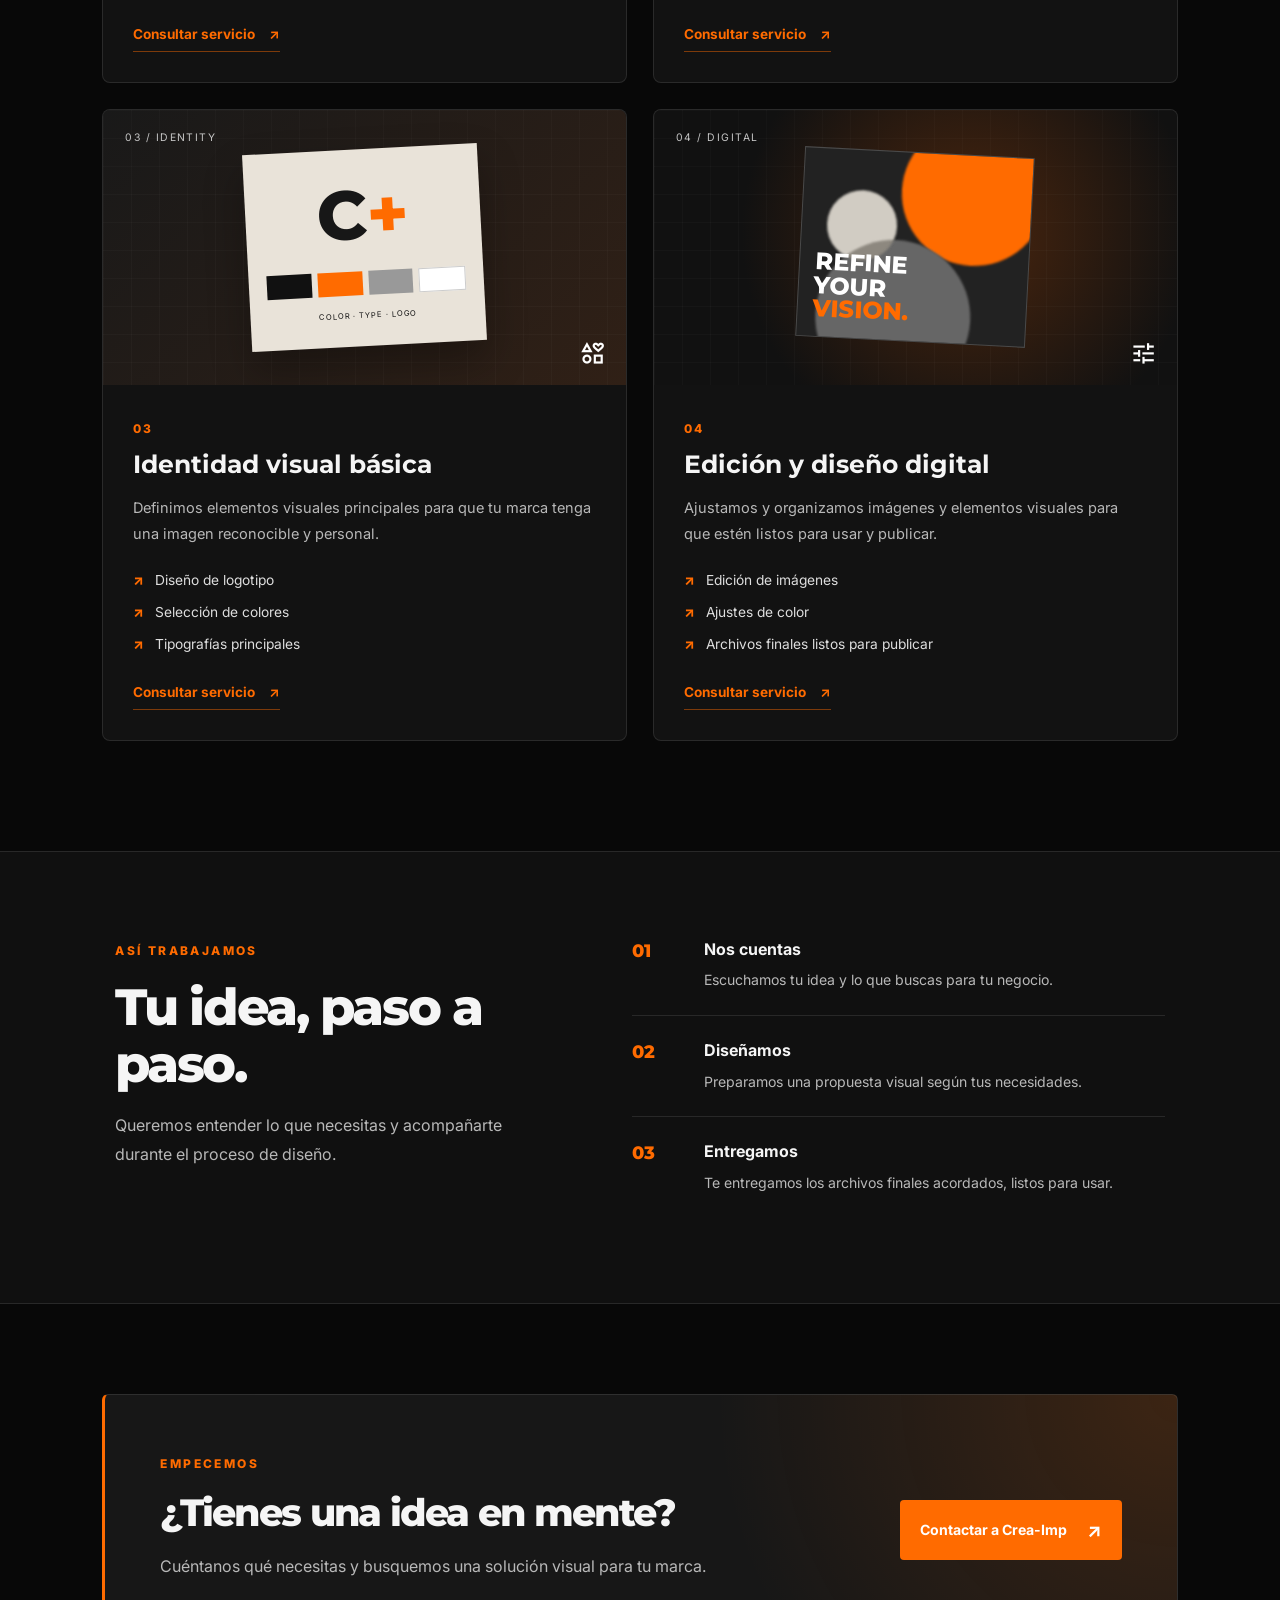
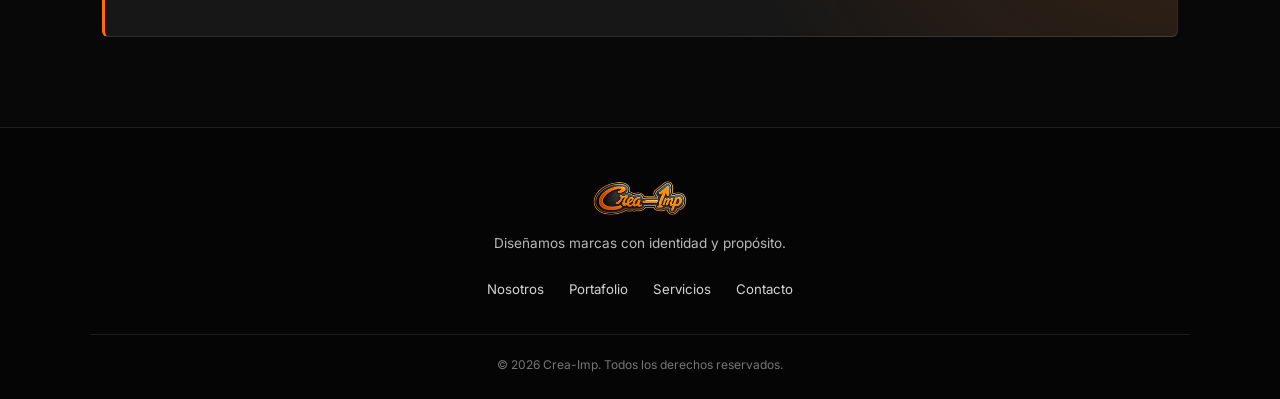
<file: creimp/Servicios.html>
<!DOCTYPE html>
<html lang="es">
<head>
  <meta charset="UTF-8">
  <meta name="viewport" content="width=device-width, initial-scale=1.0">
  <meta name="theme-color" content="#000000">
  <meta name="description" content="Conoce los servicios de diseño gráfico, redes sociales, identidad visual básica y edición digital de Crea-Imp.">
  <title>Servicios | Crea-Imp</title>

  <link rel="preconnect" href="https://fonts.googleapis.com">
  <link rel="preconnect" href="https://fonts.gstatic.com" crossorigin>
  <link href="https://fonts.googleapis.com/css2?family=Inter:wght@400;500;600;700;800&family=Montserrat:wght@500;600;700;800&display=swap" rel="stylesheet">
  <link href="https://fonts.googleapis.com/css2?family=Material+Symbols+Outlined" rel="stylesheet">
  <link rel="stylesheet" href="css/servicios.css">
  <script src="js/servicios.js" defer></script>
</head>

<body>
  <header class="site-header">
    <a class="logo" href="index.html" aria-label="Crea-Imp, inicio">
      <img src="IMG/logo.png" alt="Logo de Crea-Imp">
    </a>

    <button class="mobile-menu-btn" id="mobile-menu-btn"
      type="button" aria-label="Abrir menú" aria-expanded="false"
      aria-controls="mobile-menu">
      <span class="material-symbols-outlined" aria-hidden="true">menu</span>
    </button>

    <nav class="desktop-nav" aria-label="Navegación principal">
      <a href="index.html" data-es="Inicio" data-en="Home">Inicio</a>
      <a href="Nosotros.html" data-es="Nosotros" data-en="About us">Nosotros</a>
      <a href="Portafolio.html" data-es="Portafolio" data-en="Portfolio">Portafolio</a>
      <a href="Servicios.html" class="active" aria-current="page" data-es="Servicios" data-en="Services">Servicios</a>
      <a href="Contacto.html" data-es="Contacto" data-en="Contact">Contacto</a>
      <button class="language-btn" id="language-toggle" type="button" aria-label="Cambiar idioma">ESP</button>
      <a class="login-btn" href="ingreso.html" data-es="INICIO DE SESIÓN" data-en="LOG IN">INICIO DE SESIÓN</a>
    </nav>

    <nav class="mobile-nav hidden" id="mobile-menu" aria-label="Navegación móvil">
      <a href="index.html" data-es="Inicio" data-en="Home">Inicio</a>
      <a href="Nosotros.html" data-es="Nosotros" data-en="About us">Nosotros</a>
      <a href="Portafolio.html" data-es="Portafolio" data-en="Portfolio">Portafolio</a>
      <a href="Servicios.html" class="active" aria-current="page" data-es="Servicios" data-en="Services">Servicios</a>
      <a href="Contacto.html" data-es="Contacto" data-en="Contact">Contacto</a>

      <button class="language-btn" id="mobile-language-toggle" type="button">ESP</button>
      <a class="login-btn" href="ingreso.html" data-es="INICIO DE SESIÓN" data-en="LOG IN">INICIO DE SESIÓN</a>
    </nav>
  </header>

  <main>
    <section class="services-hero">
      <div class="hero-content">
        <span class="eyebrow" data-es="IDEAS QUE TOMAN FORMA" data-en="IDEAS TAKING SHAPE">IDEAS QUE TOMAN FORMA</span>
        <h1 data-es="Diseño que comunica y deja huella." data-en="Design that communicates and makes an impact.">Diseño que comunica y deja huella.</h1>
        <p data-es="En Crea-Imp ayudamos a emprendedores y pequeños negocios a mostrar sus ideas con diseños visuales atractivos y pensados para su marca." data-en="At Crea-Imp, we help entrepreneurs and small businesses present their ideas through attractive visual designs made for their brands.">
          En Crea-Imp ayudamos a emprendedores y pequeños negocios a mostrar sus ideas con diseños visuales atractivos y pensados para su marca.
        </p>
        <a class="button button-primary" href="Contacto.html">
          <span data-es="Hablemos de tu idea" data-en="Let's talk about your idea">Hablemos de tu idea</span>
          <span aria-hidden="true">↗</span>
        </a>
      </div>

      <div class="hero-art" aria-hidden="true">
        <div class="art-orbit orbit-one"></div>
        <div class="art-orbit orbit-two"></div>
        <div class="art-square square-one"></div>
        <div class="art-square square-two"></div>
        <div class="art-center">
          <span class="material-symbols-outlined">draw</span>
          <strong>CREA<span>-</span>IMP</strong>
          <small>DISEÑO CON PROPÓSITO</small>
        </div>
      </div>
    </section>

    <section class="services-section" id="servicios">
      <div class="section-heading reveal-on-scroll">
        <span class="eyebrow" data-es="LO QUE HACEMOS" data-en="WHAT WE DO">LO QUE HACEMOS</span>
        <h2 data-es="Nuestros servicios" data-en="Our services">Nuestros servicios</h2>
        <p data-es="Soluciones visuales para darle personalidad a tu marca y comunicar mejor tus ideas." data-en="Visual solutions to give your brand personality and communicate your ideas more clearly.">
          Soluciones visuales para darle personalidad a tu marca y comunicar mejor tus ideas.
        </p>
      </div>

      <div class="services-grid">
        <article class="service-card reveal-on-scroll">
          <div class="service-visual visual-graphic">
            <span class="visual-label">01 / DESIGN</span>
            <div class="graphic-poster">
              <span class="poster-small">CREATIVE STUDIO</span>
              <strong>IDEAS<br><em>IN</em><br>FORM</strong>
              <span class="poster-circle"></span>
            </div>
            <span class="service-icon material-symbols-outlined" aria-hidden="true">palette</span>
          </div>
          <div class="service-content">
            <span class="service-number">01</span>
            <h3 data-es="Diseño gráfico" data-en="Graphic design">Diseño gráfico</h3>
            <p data-es="Diseñamos elementos visuales que ayudan a presentar tu negocio de una forma atractiva y profesional." data-en="We create visual elements that help present your business in an attractive and professional way.">
              Diseñamos elementos visuales que ayudan a presentar tu negocio de una forma atractiva y profesional.
            </p>
            <ul>
              <li data-es="Logotipos" data-en="Logos">Logotipos</li>
              <li data-es="Afiches y volantes publicitarios" data-en="Advertising posters and flyers">Afiches y volantes publicitarios</li>
              <li data-es="Tarjetas y material visual" data-en="Business cards and visual materials">Tarjetas y material visual</li>
            </ul>
            <a class="service-link" href="Contacto.html">
              <span data-es="Consultar servicio" data-en="Ask about this service">Consultar servicio</span><span aria-hidden="true">↗</span>
            </a>
          </div>
        </article>

        <article class="service-card reveal-on-scroll">
          <div class="service-visual visual-social">
            <span class="visual-label">02 / SOCIAL</span>
            <div class="social-mockup">
              <div class="mockup-top"><span></span><span></span><span></span></div>
              <div class="mockup-image"><strong>MAKE<br>IT <em>MATTER.</em></strong></div>
              <div class="mockup-lines"><span></span><span></span><span></span></div>
            </div>
            <span class="service-icon material-symbols-outlined" aria-hidden="true">grid_view</span>
          </div>
          <div class="service-content">
            <span class="service-number">02</span>
            <h3 data-es="Diseño para redes sociales" data-en="Social media design">Diseño para redes sociales</h3>
            <p data-es="Creamos contenido visual para que tu negocio se presente de manera clara y atractiva en sus redes." data-en="We create visual content so your business can present itself clearly and attractively on social media.">
              Creamos contenido visual para que tu negocio se presente de manera clara y atractiva en sus redes.
            </p>
            <ul>
              <li data-es="Publicaciones para redes" data-en="Social media posts">Publicaciones para redes</li>
              <li data-es="Diseño de historias" data-en="Story designs">Diseño de historias</li>
              <li data-es="Plantillas personalizadas" data-en="Custom templates">Plantillas personalizadas</li>
            </ul>
            <a class="service-link" href="Contacto.html">
              <span data-es="Consultar servicio" data-en="Ask about this service">Consultar servicio</span><span aria-hidden="true">↗</span>
            </a>
          </div>
        </article>

        <article class="service-card reveal-on-scroll">
          <div class="service-visual visual-identity">
            <span class="visual-label">03 / IDENTITY</span>
            <div class="identity-board">
              <span class="identity-symbol">C<span>+</span></span>
              <div class="swatches"><i></i><i></i><i></i><i></i></div>
              <span class="identity-caption">COLOR · TYPE · LOGO</span>
            </div>
            <span class="service-icon material-symbols-outlined" aria-hidden="true">interests</span>
          </div>
          <div class="service-content">
            <span class="service-number">03</span>
            <h3 data-es="Identidad visual básica" data-en="Basic visual identity">Identidad visual básica</h3>
            <p data-es="Definimos elementos visuales principales para que tu marca tenga una imagen reconocible y personal." data-en="We define key visual elements so your brand has a recognizable and personal look.">
              Definimos elementos visuales principales para que tu marca tenga una imagen reconocible y personal.
            </p>
            <ul>
              <li data-es="Diseño de logotipo" data-en="Logo design">Diseño de logotipo</li>
              <li data-es="Selección de colores" data-en="Color selection">Selección de colores</li>
              <li data-es="Tipografías principales" data-en="Main typefaces">Tipografías principales</li>
            </ul>
            <a class="service-link" href="Contacto.html">
              <span data-es="Consultar servicio" data-en="Ask about this service">Consultar servicio</span><span aria-hidden="true">↗</span>
            </a>
          </div>
        </article>

        <article class="service-card reveal-on-scroll">
          <div class="service-visual visual-editing">
            <span class="visual-label">04 / DIGITAL</span>
            <div class="editing-board">
              <div class="editing-shape shape-a"></div>
              <div class="editing-shape shape-b"></div>
              <div class="editing-shape shape-c"></div>
              <span class="editing-word">REFINE<br>YOUR<br><em>VISION.</em></span>
            </div>
            <span class="service-icon material-symbols-outlined" aria-hidden="true">tune</span>
          </div>
          <div class="service-content">
            <span class="service-number">04</span>
            <h3 data-es="Edición y diseño digital" data-en="Digital editing and design">Edición y diseño digital</h3>
            <p data-es="Ajustamos y organizamos imágenes y elementos visuales para que estén listos para usar y publicar." data-en="We adjust and organize images and visual elements so they are ready to use and publish.">
              Ajustamos y organizamos imágenes y elementos visuales para que estén listos para usar y publicar.
            </p>
            <ul>
              <li data-es="Edición de imágenes" data-en="Image editing">Edición de imágenes</li>
              <li data-es="Ajustes de color" data-en="Color adjustments">Ajustes de color</li>
              <li data-es="Archivos finales listos para publicar" data-en="Final files ready to publish">Archivos finales listos para publicar</li>
            </ul>
            <a class="service-link" href="Contacto.html">
              <span data-es="Consultar servicio" data-en="Ask about this service">Consultar servicio</span><span aria-hidden="true">↗</span>
            </a>
          </div>
        </article>
      </div>
    </section>

    <section class="process-section reveal-on-scroll">
      <div class="process-intro">
        <span class="eyebrow" data-es="ASÍ TRABAJAMOS" data-en="HOW WE WORK">ASÍ TRABAJAMOS</span>
        <h2 data-es="Tu idea, paso a paso." data-en="Your idea, step by step.">Tu idea, paso a paso.</h2>
        <p data-es="Queremos entender lo que necesitas y acompañarte durante el proceso de diseño." data-en="We want to understand what you need and guide you through the design process.">
          Queremos entender lo que necesitas y acompañarte durante el proceso de diseño.
        </p>
      </div>
      <div class="process-steps">
        <div class="process-step">
          <span>01</span>
          <div><h3 data-es="Nos cuentas" data-en="You tell us">Nos cuentas</h3><p data-es="Escuchamos tu idea y lo que buscas para tu negocio." data-en="We listen to your idea and what you want for your business.">Escuchamos tu idea y lo que buscas para tu negocio.</p></div>
        </div>
        <div class="process-step">
          <span>02</span>
          <div><h3 data-es="Diseñamos" data-en="We design">Diseñamos</h3><p data-es="Preparamos una propuesta visual según tus necesidades." data-en="We prepare a visual proposal based on your needs.">Preparamos una propuesta visual según tus necesidades.</p></div>
        </div>
        <div class="process-step">
          <span>03</span>
          <div><h3 data-es="Entregamos" data-en="We deliver">Entregamos</h3><p data-es="Te entregamos los archivos finales acordados, listos para usar." data-en="We deliver the agreed final files, ready to use.">Te entregamos los archivos finales acordados, listos para usar.</p></div>
        </div>
      </div>
    </section>

    <section class="services-cta reveal-on-scroll">
      <div>
        <span class="eyebrow" data-es="EMPECEMOS" data-en="LET'S GET STARTED">EMPECEMOS</span>
        <h2 data-es="¿Tienes una idea en mente?" data-en="Have an idea in mind?">¿Tienes una idea en mente?</h2>
        <p data-es="Cuéntanos qué necesitas y busquemos una solución visual para tu marca." data-en="Tell us what you need and let's find a visual solution for your brand.">
          Cuéntanos qué necesitas y busquemos una solución visual para tu marca.
        </p>
      </div>
      <a class="button button-primary" href="Contacto.html">
        <span data-es="Contactar a Crea-Imp" data-en="Contact Crea-Imp">Contactar a Crea-Imp</span>
        <span aria-hidden="true">↗</span>
      </a>
    </section>
  </main>

  <footer class="site-footer">
    <a class="footer-logo" href="index.html">
      <img src="IMG/logo.png" alt="Crea-Imp">
    </a>
    <p data-es="Diseñamos marcas con identidad y propósito." data-en="We design brands with identity and purpose.">Diseñamos marcas con identidad y propósito.</p>
    <div class="footer-links">
      <a href="Nosotros.html" data-es="Nosotros" data-en="About us">Nosotros</a>
      <a href="Portafolio.html" data-es="Portafolio" data-en="Portfolio">Portafolio</a>
      <a href="Servicios.html" data-es="Servicios" data-en="Services">Servicios</a>
      <a href="Contacto.html" data-es="Contacto" data-en="Contact">Contacto</a>
    </div>
    <p class="copyright">© 2026 Crea-Imp. <span data-es="Todos los derechos reservados." data-en="All rights reserved.">Todos los derechos reservados.</span></p>
  </footer>
</body>
</html>
</file>
<file: css/styles.css>
/* ==========================================
   RESET & VARIABLES GLOBALES
   ========================================== */
:root {
  /* Colors */
  --bg-dark-primary: #0b0c0e;
  --bg-dark-secondary: #14161a;
  --bg-card: #1a1c23;
  --color-orange: #f26522;
  --color-orange-hover: #d95316;
  --color-orange-dark: #8c3203;
  --color-text-white: #ffffff;
  --color-text-muted: #b3b3b3;
  --color-border: rgba(255, 255, 255, 0.85);

  /* Typography */
  --font-family: 'Archivo Black', -apple-system, BlinkMacSystemFont, "Segoe UI", Roboto, sans-serif;
  
  /* Layout & Spacing */
  --container-max-width: 1200px;
  --header-height: 80px;
  --border-radius-card: 22px;
  --border-radius-btn: 30px;

  /* Transitions */
  --transition-fast: 0.25s ease;
  --transition-smooth: 0.4s cubic-bezier(0.16, 1, 0.3, 1);
}

*, *::before, *::after {
  box-sizing: border-box;
  margin: 0;
  padding: 0;
}

html {
  scroll-behavior: smooth;
  font-size: 16px;
}

body {
  font-family: var(--font-family);
  background-color: var(--bg-dark-primary);
  color: var(--color-text-white);
  line-height: 1.6;
  overflow-x: hidden;
  min-height: 100vh;
  display: flex;
  flex-direction: column;
}

/* Background Diagonal Shapes / Decorative accents */
body::before {
  content: '';
  position: fixed;
  top: -150px;
  left: -100px;
  width: 400px;
  height: 400px;
  background: radial-gradient(circle, rgba(242,101,34,0.15) 0%, rgba(0,0,0,0) 70%);
  pointer-events: none;
  z-index: 0;
}

/* ==========================================
   TYPOGRAPHY
   ========================================== */
h1, h2, h3, h4 {
  font-weight: 700;
  line-height: 1.2;
}

h1 {
  font-size: clamp(2rem, 5vw, 3.5rem);
}

h2 {
  font-size: clamp(1.8rem, 4vw, 2.5rem);
  text-align: center;
  margin-bottom: 0.5rem;
}

p {
  color: var(--color-text-muted);
  font-size: 1rem;
}

a {
  text-decoration: none;
  color: inherit;
  transition: var(--transition-fast);
}

ul {
  list-style: none;
}

/* ==========================================
   LAYOUT CONTAINERS
   ========================================== */
.container {
  width: 90%;
  max-width: var(--container-max-width);
  margin: 0 auto;
  padding: 2rem 0;
  position: relative;
  z-index: 1;
}

/* ==========================================
   HEADER & NAVIGATION
   ========================================== */
.main-header {
  position: sticky;
  top: 0;
  width: 100%;
  height: var(--header-height);
  background-color: rgba(14, 15, 18, 0.95);
  backdrop-filter: blur(10px);
  border-bottom: 2px solid #252830;
  z-index: 1000;
  display: flex;
  align-items: center;
}

.header-container {
  display: flex;
  justify-content: space-between;
  align-items: center;
  gap: 24px;
  width: 90%;
  max-width: var(--container-max-width);
  margin: 0 auto;
  min-width: 0;
}

.main-header .logo {
  flex-shrink: 0;
}

.main-header .nav-menu {
  display: flex;
  align-items: center;
  justify-content: flex-end;
  gap: clamp(8px, 1.2vw, 18px);
  flex: 1;
  min-width: 0;
}

.main-header .nav-menu .nav-link {
  flex-shrink: 0;
  padding: 0.5rem 0.6rem;
  white-space: nowrap;
}

/* Logo */
.logo {
  font-size: 1.8rem;
  font-weight: 800;
  font-style: italic;
  color: var(--color-orange);
  text-shadow: 2px 2px 0px #000, -1px -1px 0 #000, 1px -1px 0 #000, -1px 1px 0 #000;
  display: flex;
  align-items: center;
  gap: 0.2rem;
}

.logo span {
  color: #ffffff;
}

/* Nav Menu */
.nav-menu {
  display: flex;
  align-items: center;
  gap: 1.5rem;
}

.nav-link {
  display: flex;
  align-items: center;
  gap: 0.5rem;
  font-size: 0.95rem;
  font-weight: 500;
  color: var(--color-text-white);
  padding: 0.5rem 1rem;
  border-radius: 8px;
  position: relative;
}


.main-header .nav-menu .nav-link:not(.btn-login-nav):not(.btn-language) {
  font-family: "Inter", sans-serif;
  font-size: 0.86rem;
  font-weight: 500;
}



.nav-link i {
  color: var(--color-text-muted);
  font-size: 1.1rem;
  transition: var(--transition-fast);
}

.nav-link:hover, 
.nav-link.active {
  color: var(--color-text-white);
}

.nav-link:hover i,
.nav-link.active i {
  color: var(--color-orange);
}

.nav-link.active::after {
  content: '';
  position: absolute;
  bottom: -4px;
  left: 50%;
  transform: translateX(-50%);
  width: 60%;
  height: 3px;
  background-color: var(--color-orange);
  border-radius: 2px;
}

/* Hamburger Menu Mobile */
.hamburger {
  display: none;
  flex-direction: column;
  justify-content: space-between;
  width: 30px;
  height: 21px;
  background: transparent;
  border: none;
  cursor: pointer;
  z-index: 1001;
}

.hamburger span {
  width: 100%;
  height: 3px;
  background-color: var(--color-text-white);
  border-radius: 2px;
  transition: var(--transition-fast);
}

/* ==========================================
   BUTTONS & UI COMPONENTS
   ========================================== */
.btn-primary {
  display: inline-flex;
  align-items: center;
  justify-content: center;
  gap: 0.75rem;
  background-color: var(--color-orange);
  color: var(--color-text-white);
  font-weight: 700;
  font-size: 0.9rem;
  letter-spacing: 1px;
  text-transform: uppercase;
  padding: 0.8rem 2rem;
  border-radius: var(--border-radius-btn);
  border: none;
  cursor: pointer;
  box-shadow: 0 4px 15px rgba(242, 101, 34, 0.4);
  transition: var(--transition-smooth);
}

.btn-primary:hover {
  background-color: var(--color-orange-hover);
  transform: translateY(-2px);
  box-shadow: 0 6px 20px rgba(242, 101, 34, 0.6);
}

/* Custom Card Layout */
.card-box {
  background-color: var(--bg-card);
  border: 2px solid var(--color-border);
  border-radius: var(--border-radius-card);
  padding: 2.5rem;
  box-shadow: 0 10px 30px rgba(0, 0, 0, 0.5);
  position: relative;
  overflow: hidden;
}

/* ==========================================
   FOOTER GLOBAL
   ========================================== */
.main-footer {
  margin-top: auto;
  background-color: #08090a;
  border-top: 1px solid #1f2229;
  padding: 2rem 0;
  text-align: center;
  font-size: 0.85rem;
  color: var(--color-text-muted);
}

.footer-content {
  display: flex;
  flex-direction: column;
  align-items: center;
  gap: 1rem;
}

.footer-socials {
  display: flex;
  gap: 1.2rem;
}

.footer-socials a {
  color: var(--color-text-muted);
  font-size: 1.2rem;
}

.footer-socials a:hover {
  color: var(--color-orange);
}

/* ==========================================
   RESPONSIVE DESIGN (MOBILE & TABLET)
   ========================================== */
/* MENÚ RESPONSIVE PARA MÓVILES */
@media (max-width: 868px) {
  .hamburger {
    display: flex;
    flex-shrink: 0;
  }

  .nav-menu {
    position: absolute;
    top: var(--header-height);
    right: -100%;
    width: 100%;
    max-width: 100vw;
    height: calc(100vh - var(--header-height));
    height: calc(100dvh - var(--header-height));
    overflow-y: auto;
    overflow-x: hidden;
    background-color: var(--bg-dark-primary);
    flex-direction: column;
    justify-content: center;
    align-items: center;
    gap: 2rem;
    transition: var(--transition-smooth);
    z-index: 1000;
    text-align: center;
  }

  .nav-menu.is-active {
    right: 0;
  }

  .nav-link {
    font-size: 1.2rem;
  }
}





/* Ajustes generales para diferentes dispositivos */

*,
*::before,
*::after {
  box-sizing: border-box;
}

html {
  width: 100%;
  max-width: 100%;
  overflow-x: clip;
}

body {
  width: 100%;
  max-width: 100%;
  overflow-x: clip;
}

img,
video,
iframe {
  max-width: 100%;
}

img {
  height: auto;
}



/* Botón para cambiar idioma */
.btn-language {
  background: transparent;
  border: 1px solid #f26522;
  border-radius: 50px;
  color: #f26522;
  padding: 10px 16px;
  font: inherit;
  font-weight: 600;
  cursor: pointer;
  transition: background 0.3s, color 0.3s;
}

.btn-language:hover {
  background: #f26522;
  color: #ffffff;
}



/* Subrayado animado del menú de navegación */
.main-header .nav-menu .nav-link:not(.btn-login-nav):not(.btn-language) {
    position: relative;
}

/* Línea inicial: oculta */
.main-header .nav-menu .nav-link:not(.btn-login-nav):not(.btn-language)::after {
    content: "";
    position: absolute;
    left: 0;
    bottom: -9px;
    width: 0;
    height: 2px;
    background-color: var(--color-orange, #f26522);
    transition: width 0.25s ease;
}

/* La línea crece al pasar el cursor */
.main-header .nav-menu .nav-link:not(.btn-login-nav):not(.btn-language):hover::after {
    width: 100%;
}

/* La línea permanece en la página actual */
.main-header .nav-menu .nav-link.active:not(.btn-login-nav):not(.btn-language)::after {
    width: 100%;
}



/* ==========================================
   MENÚ DE INICIO: MISMO ESTILO QUE SERVICIOS
   ========================================== */

.main-header {
  position: sticky;
  top: 0;
  z-index: 1000;
  width: 100%;
  height: 82px;
  min-height: 82px;
  padding: 12px 6%;
  display: flex;
  align-items: center;
  background: rgba(8, 8, 8, 0.94);
  border-bottom: 1px solid rgba(255, 255, 255, 0.1);
  backdrop-filter: blur(16px);
}

.main-header .header-container {
  display: flex;
  align-items: center;
  justify-content: space-between;
  gap: 28px;
  width: 100%;
  max-width: none;
  margin: 0;
}

.main-header .logo-link {
  display: flex;
  align-items: center;
  flex-shrink: 0;
}

.main-header .logo-img {
  display: block;
  width: 110px;
  height: 54px;
  max-width: none;
  object-fit: contain;
}

.main-header .header-container > nav {
  min-width: 0;
  margin-left: auto;
}

.main-header .nav-menu {
  display: flex;
  align-items: center;
  justify-content: flex-end;
  gap: clamp(14px, 2vw, 28px);
}

.main-header .nav-menu li {
  display: flex;
  align-items: center;
  flex-shrink: 0;
}

.main-header .nav-menu .nav-link:not(.btn-login-nav):not(.btn-language) {
  position: relative;
  display: inline-flex;
  align-items: center;
  padding: 0;
  border-radius: 0;
  background: transparent;
  color: #d5d5d5;
  font-family: "Inter", sans-serif;
  font-size: 0.86rem;
  font-weight: 600;
  white-space: nowrap;
  transition: color 0.3s ease;
}

.main-header .nav-menu .nav-link:not(.btn-login-nav):not(.btn-language)::after {
  content: "";
  position: absolute;
  left: 0;
  bottom: -8px;
  width: 0;
  height: 2px;
  background: #ff6b00;
  transition: width 0.3s ease;
}

.main-header .nav-menu .nav-link:not(.btn-login-nav):not(.btn-language):hover,
.main-header .nav-menu .nav-link.active:not(.btn-login-nav):not(.btn-language) {
  color: #ff6b00;
}

.main-header .nav-menu .nav-link:not(.btn-login-nav):not(.btn-language):hover::after,
.main-header .nav-menu .nav-link.active:not(.btn-login-nav):not(.btn-language)::after {
  width: 100%;
}

/* Botón de idioma */
.main-header .btn-language {
  display: inline-flex;
  align-items: center;
  justify-content: center;
  padding: 7px 10px;
  border: 1px solid rgba(255, 255, 255, 0.09);
  border-radius: 7px;
  background: transparent;
  color: #fff;
  font-family: "Inter", sans-serif;
  font-size: 0.8rem;
  font-weight: 700;
  white-space: nowrap;
  transition: background 0.3s ease, color 0.3s ease;
}

.main-header .btn-language:hover {
  background: #ff6b00;
  color: #fff;
}

/* Botón de inicio de sesión */
.main-header .btn-login-nav {
  display: inline-flex;
  align-items: center;
  justify-content: center;
  padding: 12px 16px;
  border: 1px solid #ff6b00;
  border-radius: 5px !important;
  background: #ff6b00 !important;
  color: #fff !important;
  font-family: "Inter", sans-serif;
  font-size: 0.73rem;
  font-weight: 800;
  letter-spacing: 0.035em;
  text-align: center;
  text-decoration: none;
  white-space: nowrap;
  box-shadow: none;
}

.main-header .btn-login-nav:hover {
  background: #e85f00 !important;
  border-color: #e85f00;
  color: #fff !important;
  transform: translateY(-2px);
}

/* Tabletas y pantallas medianas */
@media (max-width: 1050px) and (min-width: 869px) {
  .main-header {
    padding-left: 4%;
    padding-right: 4%;
  }

  .main-header .header-container {
    gap: 18px;
  }

  .main-header .nav-menu {
    gap: 14px;
  }

  .main-header .nav-menu .nav-link:not(.btn-login-nav):not(.btn-language) {
    font-size: 0.78rem;
  }

  .main-header .btn-login-nav {
    padding: 10px 11px;
    font-size: 0.66rem;
  }
}

/* Menú móvil */
@media (max-width: 868px) {
  .main-header {
    height: 72px;
    min-height: 72px;
    padding: 9px 5%;
  }

  .main-header .header-container {
    gap: 16px;
  }

  .main-header .logo-img {
    width: 96px;
    height: 48px;
  }

  .main-header .header-container > nav {
    margin-left: 0;
  }

  .main-header .nav-menu {
    position: absolute;
    top: 72px;
    right: -100%;
    width: 100%;
    max-width: 100vw;
    height: calc(100vh - 72px);
    height: calc(100dvh - 72px);
    overflow-y: auto;
    overflow-x: hidden;
    flex-direction: column;
    justify-content: center;
    align-items: center;
    gap: 2rem;
    background: #080808;
    transition: right 0.3s ease;
    z-index: 1000;
  }

  .main-header .nav-menu.is-active {
    right: 0;
  }

  .main-header .nav-menu .nav-link:not(.btn-login-nav):not(.btn-language) {
    font-size: 1.2rem;
  }

  .main-header .hamburger {
    display: flex;
    flex-shrink: 0;
  }
}
</file>
<file: css/contacto.css>
:root {
  --orange: #f26522;
  --orange-hover: #d95316;
  --background: #0b0c0e;
  --surface: #151619;
  --surface-light: #1d1f23;
  --border: #303136;
  --text: #ffffff;
  --muted: #b3b3b3;
  --transition: 0.25s ease;
}

* {
  box-sizing: border-box;
}

html {
  scroll-behavior: smooth;
}

body {
  margin: 0;
  background: var(--background);
  color: var(--text);
  font-family: "Inter", sans-serif;
  line-height: 1.6;
}

body.menu-open {
  overflow: hidden;
}

a {
  color: inherit;
  text-decoration: none;
}

button,
input,
select,
textarea {
  font: inherit;
}

button,
a,
input,
select,
textarea {
  -webkit-tap-highlight-color: transparent;
}

button:focus-visible,
a:focus-visible,
input:focus-visible,
select:focus-visible,
textarea:focus-visible {
  outline: 2px solid var(--orange);
  outline-offset: 3px;
}

.hidden {
  display: none !important;
}

/* Header */
.site-header {
  min-height: 88px;
  padding: 15px 6%;
  display: flex;
  align-items: center;
  justify-content: space-between;
  gap: 28px;
  background: rgba(11, 12, 14, 0.96);
  border-bottom: 1px solid rgba(255, 255, 255, 0.07);
  position: relative;
  z-index: 10;
}

.brand,
.footer-brand {
  display: inline-flex;
  align-items: center;
  flex-shrink: 0;
}

.brand img {
  width: 112px;
  max-height: 58px;
  object-fit: contain;
}

.desktop-nav {
  display: flex;
  align-items: center;
  justify-content: flex-end;
  gap: clamp(13px, 2vw, 27px);
}

.desktop-nav > a:not(.login-btn),
.mobile-menu > a:not(.login-btn) {
  color: #dedede;
  font-size: 13px;
  font-weight: 600;
  transition: color var(--transition);
}

.desktop-nav > a:hover,
.desktop-nav > a.active,
.mobile-menu > a:hover,
.mobile-menu > a.active {
  color: var(--orange);
}

.language-btn {
  border: 0;
  background: transparent;
  color: #e9e9e9;
  cursor: pointer;
  font-size: 12px;
  font-weight: 700;
  white-space: nowrap;
}

.language-btn:hover {
  color: var(--orange);
}

.login-btn {
  display: inline-flex;
  align-items: center;
  justify-content: center;
  gap: 10px;
  padding: 12px 16px;
  background: var(--orange);
  border: 1px solid var(--orange);
  border-radius: 4px;
  color: #fff;
  font-size: 11px;
  font-weight: 800;
  text-transform: uppercase;
  letter-spacing: 0.04em;
  transition: background var(--transition), transform var(--transition);
}

.login-btn:hover,
.submit-btn:hover {
  background: var(--orange-hover);
  transform: translateY(-1px);
}

.mobile-menu-btn,
.mobile-menu {
  display: none;
}

/* Contact hero */
.contact-hero {
  width: min(1240px, 88%);
  margin: 0 auto;
  padding: 88px 0 100px;
  display: grid;
  grid-template-columns: minmax(0, 0.9fr) minmax(0, 1.1fr);
  align-items: start;
  gap: clamp(40px, 7vw, 100px);
}

.hero-copy {
  padding-top: 24px;
}

.eyebrow {
  display: inline-flex;
  align-items: center;
  gap: 10px;
  color: var(--orange);
  font-size: 11px;
  font-weight: 800;
  letter-spacing: 0.15em;
}

.eyebrow span {
  width: 23px;
  height: 2px;
  background: var(--orange);
}

.hero-copy h1 {
  max-width: 600px;
  margin: 23px 0 20px;
  font-size: clamp(44px, 6.2vw, 76px);
  line-height: 1.03;
  letter-spacing: -0.065em;
  font-weight: 800;
}

.hero-copy h1 span {
  display: block;
  color: var(--orange);
}

.hero-copy > p {
  max-width: 455px;
  margin: 0;
  color: var(--muted);
  font-size: 15px;
  line-height: 1.9;
}

.contact-email-card {
  display: flex;
  align-items: center;
  gap: 16px;
  margin-top: 42px;
  padding: 20px;
  background: var(--surface);
  border: 1px solid var(--border);
  border-radius: 7px;
}

.contact-email-card > .material-symbols-outlined {
  display: grid;
  place-items: center;
  width: 46px;
  height: 46px;
  flex-shrink: 0;
  background: rgba(242, 101, 34, 0.12);
  border-radius: 5px;
  color: var(--orange);
  font-size: 24px;
}

.contact-email-card div {
  min-width: 0;
}

.contact-email-card small {
  display: block;
  margin-bottom: 5px;
  color: var(--muted);
  font-size: 10px;
  font-weight: 700;
  letter-spacing: 0.1em;
}

.contact-email-card a {
  display: inline-block;
  overflow-wrap: anywhere;
  font-size: 14px;
  font-weight: 700;
}

.contact-email-card a:hover,
.site-footer > a:not(.footer-brand):hover {
  color: var(--orange);
}

.contact-note {
  display: flex;
  align-items: center;
  gap: 12px;
  margin-top: 23px;
  color: var(--muted);
}

.contact-note .material-symbols-outlined {
  color: var(--orange);
}

.contact-note p {
  margin: 0;
  font-size: 13px;
}

/* Form card */
.form-card {
  padding: clamp(24px, 4vw, 42px);
  background: var(--surface);
  border: 1px solid var(--border);
  border-radius: 8px;
  box-shadow: 0 20px 60px rgba(0, 0, 0, 0.2);
}

.form-heading {
  margin-bottom: 30px;
}

.form-step {
  color: var(--orange);
  font-size: 10px;
  font-weight: 800;
  letter-spacing: 0.13em;
}

.form-heading h2 {
  margin: 10px 0 8px;
  font-size: clamp(25px, 3vw, 34px);
  line-height: 1.2;
  letter-spacing: -0.04em;
}

.form-heading p {
  margin: 0;
  color: var(--muted);
  font-size: 13px;
}

.form-row {
  display: grid;
  grid-template-columns: 1fr 1fr;
  gap: 17px;
}

.field {
  min-width: 0;
  margin-bottom: 21px;
}

.field label {
  display: block;
  margin-bottom: 9px;
  color: #e9e9e9;
  font-size: 12px;
  font-weight: 700;
}

.field input,
.field select,
.field textarea {
  width: 100%;
  min-width: 0;
  padding: 13px 14px;
  color: #fff;
  background: #101113;
  border: 1px solid #34363b;
  border-radius: 4px;
  font-size: 13px;
  transition: border-color var(--transition), box-shadow var(--transition);
}

.field input,
.field select {
  min-height: 48px;
}

.field textarea {
  min-height: 130px;
  resize: vertical;
}

.field input::placeholder,
.field textarea::placeholder {
  color: #777980;
}

.field select {
  color-scheme: dark;
}

.form-input-focus:focus {
  border-color: var(--orange);
  outline: none;
  box-shadow: 0 0 0 3px rgba(242, 101, 34, 0.15);
}

.privacy-check {
  display: flex;
  align-items: flex-start;
  gap: 10px;
  margin: 0 0 22px;
  color: var(--muted);
  font-size: 11px;
  line-height: 1.7;
  cursor: pointer;
}

.privacy-check input {
  margin-top: 4px;
  accent-color: var(--orange);
  flex-shrink: 0;
}

.submit-btn {
  width: 100%;
  min-height: 52px;
  padding: 13px 18px;
  display: flex;
  align-items: center;
  justify-content: space-between;
  gap: 15px;
  border: 0;
  border-radius: 4px;
  background: var(--orange);
  color: #fff;
  font-size: 12px;
  font-weight: 800;
  text-transform: uppercase;
  letter-spacing: 0.06em;
  cursor: pointer;
  transition: background var(--transition), transform var(--transition);
}

.submit-btn:disabled {
  opacity: 0.7;
  cursor: wait;
  transform: none;
}

.submit-btn .material-symbols-outlined {
  font-size: 20px;
}

.form-disclaimer {
  margin: 15px 0 0;
  color: #85868c;
  font-size: 10px;
  text-align: center;
}

.success-message {
  padding: 24px 0 5px;
  text-align: center;
}

.success-message > span {
  color: #64d98b;
  font-size: 44px;
}

.success-message h3 {
  margin: 12px 0 6px;
}

.success-message p,
.form-error {
  color: var(--muted);
  font-size: 13px;
}

.form-error {
  margin-top: 16px;
  color: #ff9a8b;
}

/* Service strip */
.services-strip {
  display: grid;
  grid-template-columns: repeat(4, minmax(0, 1fr));
  border-top: 1px solid var(--border);
  border-bottom: 1px solid var(--border);
  background: #101113;
}

.services-strip > div {
  min-height: 115px;
  padding: 25px 14px;
  display: flex;
  align-items: center;
  justify-content: center;
  gap: 12px;
  border-right: 1px solid var(--border);
}

.services-strip > div:last-child {
  border-right: 0;
}

.services-strip .material-symbols-outlined {
  color: var(--orange);
  font-size: 25px;
}

.services-strip p {
  margin: 0;
  font-size: 12px;
  font-weight: 700;
}

/* Footer */
.site-footer {
  padding: 42px 6% 28px;
  display: flex;
  align-items: center;
  justify-content: space-between;
  flex-wrap: wrap;
  gap: 22px;
}

.footer-brand img {
  width: 92px;
  max-height: 48px;
  object-fit: contain;
}

.site-footer > p {
  margin: 0;
  color: var(--muted);
  font-size: 12px;
}

.site-footer > a:not(.footer-brand) {
  font-size: 12px;
  overflow-wrap: anywhere;
}

.site-footer small {
  width: 100%;
  padding-top: 20px;
  border-top: 1px solid var(--border);
  color: #85868c;
  font-size: 10px;
}

/* Tablet */
@media (max-width: 1050px) {
  .site-header {
    padding-inline: 4%;
  }

  .desktop-nav {
    gap: 13px;
  }

  .desktop-nav > a:not(.login-btn) {
    font-size: 12px;
  }

  .login-btn {
    padding: 11px 12px;
    font-size: 10px;
  }

  .contact-hero {
    width: 90%;
    gap: 35px;
  }

  .services-strip > div {
    flex-direction: column;
    gap: 7px;
    text-align: center;
  }
}

/* Mobile */
@media (max-width: 800px) {
  .site-header {
    min-height: 75px;
    padding: 12px 5%;
  }

  .brand img {
    width: 100px;
    max-height: 50px;
  }

  .desktop-nav {
    display: none;
  }

  .mobile-menu-btn {
    width: 44px;
    height: 44px;
    display: grid;
    place-items: center;
    border: 1px solid var(--border);
    border-radius: 4px;
    background: var(--surface);
    color: white;
    cursor: pointer;
  }

  .mobile-menu-btn .material-symbols-outlined {
    font-size: 27px;
  }

  .mobile-menu:not(.hidden) {
    position: absolute;
    top: 100%;
    left: 0;
    right: 0;
    display: flex;
    flex-direction: column;
    align-items: stretch;
    gap: 0;
    max-height: calc(100dvh - 75px);
    padding: 15px 5% 25px;
    overflow-y: auto;
    background: #101113;
    border-bottom: 1px solid var(--border);
    box-shadow: 0 18px 35px rgba(0, 0, 0, 0.4);
  }

  .mobile-menu > a:not(.login-btn) {
    padding: 15px 5px;
    border-bottom: 1px solid #27282c;
    font-size: 14px;
  }

  .mobile-menu .language-btn {
    padding: 16px 5px;
    text-align: left;
    font-size: 13px;
  }

  .mobile-menu .login-btn {
    margin-top: 10px;
    min-height: 47px;
  }

  .contact-hero {
    width: 90%;
    padding: 55px 0 65px;
    grid-template-columns: minmax(0, 1fr);
    gap: 38px;
  }

  .hero-copy {
    padding-top: 0;
  }

  .hero-copy h1 {
    font-size: clamp(44px, 12vw, 66px);
  }

  .hero-copy > p {
    font-size: 14px;
  }

  .contact-email-card {
    margin-top: 28px;
  }

  .form-card {
    padding: 25px 20px;
  }

  .services-strip {
    grid-template-columns: 1fr 1fr;
  }

  .services-strip > div {
    min-height: 100px;
    border-bottom: 1px solid var(--border);
  }

  .services-strip > div:nth-child(2) {
    border-right: 0;
  }

  .services-strip > div:nth-child(3),
  .services-strip > div:nth-child(4) {
    border-bottom: 0;
  }

  .site-footer {
    flex-direction: column;
    align-items: flex-start;
    gap: 14px;
    padding: 32px 5% 22px;
  }

  .site-footer small {
    margin-top: 10px;
  }
}

@media (max-width: 480px) {
  .contact-hero {
    width: 92%;
    padding-top: 42px;
  }

  .eyebrow {
    font-size: 9px;
    letter-spacing: 0.1em;
  }

  .form-row {
    grid-template-columns: minmax(0, 1fr);
    gap: 0;
  }

  .contact-email-card {
    padding: 15px;
  }

  .contact-email-card a {
    font-size: 12px;
  }

  .services-strip p {
    font-size: 11px;
  }
}

@media (prefers-reduced-motion: reduce) {
  *,
  *::before,
  *::after {
    scroll-behavior: auto !important;
    transition-duration: 0.01ms !important;
  }
}


/* MENÚ Y BOTONES: estilo unificado con Nosotros */

.site-header {
  min-height: 82px;
  padding: 12px 5%;
  gap: 24px;
}

.desktop-nav {
  gap: clamp(12px, 2vw, 28px);
}

.desktop-nav > a:not(.login-btn),
.mobile-menu > a:not(.login-btn) {
  font-size: 0.85rem;
  font-weight: 600;
  transition: color 0.25s ease;
}

.desktop-nav > a.active,
.mobile-menu > a.active {
  color: var(--orange);
}

.desktop-nav > a.active:not(.login-btn) {
  position: relative;
}

.desktop-nav > a.active:not(.login-btn)::after {
  content: "";
  position: absolute;
  left: 0;
  right: 0;
  bottom: -8px;
  height: 2px;
  background: var(--orange);
}

.language-btn {
  padding: 7px 10px;
  border: 1px solid rgba(255, 255, 255, 0.15);
  border-radius: 7px;
  font-size: 0.8rem;
  font-weight: 700;
}

.login-btn {
  padding: 12px 19px;
  border-radius: 7px;
  font-size: 0.82rem;
  font-weight: 800;
}

@media (max-width: 800px) {
  .site-header {
    min-height: 75px;
    padding: 12px 5%;
  }

  .desktop-nav > a.active:not(.login-btn)::after {
    display: none;
  }
}


/* Botón de inicio de sesión: diseño de Servicios */
.btn-login-nav,
.login-btn {
  display: inline-flex;
  align-items: center;
  justify-content: center;
  padding: 12px 16px;
  background: #ff6b00;
  color: #ffffff;
  border: 1px solid #ff6b00;
  border-radius: 5px;
  font-family: inherit;
  font-size: 0.73rem;
  font-weight: 800;
  text-decoration: none;
  cursor: pointer;
  transition: background 0.3s ease, transform 0.3s ease;
}

.btn-login-nav:hover,
.login-btn:hover {
  background: #e85f00;
  border-color: #e85f00;
  color: #ffffff;
  transform: translateY(-2px);
}



/* Botones circulares de redes sociales */
.social-contact {
  text-align: center;
  padding: 45px 20px 55px;
  background: #0b0c0e;
  border-top: 1px solid rgba(255, 255, 255, 0.08);
}

.social-contact h2 {
  color: #ffffff;
  font-size: 1.6rem;
  font-weight: 800;
  margin: 0 0 10px;
}

.social-contact p {
  color: #999999;
  margin: 0 0 25px;
}

.social-buttons {
  display: flex;
  justify-content: center;
  align-items: center;
  flex-wrap: wrap;
  gap: 20px;
}

.social-btn {
  width: 58px;
  height: 58px;
  display: flex;
  align-items: center;
  justify-content: center;
  border-radius: 50%;
  color: #ffffff;
  background: #1a1c23;
  border: 1px solid #ff5500;
  font-size: 25px;
  text-decoration: none;
  transition: transform 0.25s ease,
              background 0.25s ease,
              box-shadow 0.25s ease;
}

.social-btn:hover {
  background: #ff5500;
  color: #ffffff;
  transform: translateY(-5px);
  box-shadow: 0 5px 20px rgba(255, 85, 0, 0.3);
}

@media (max-width: 480px) {
  .social-buttons {
    gap: 14px;
  }

  .social-btn {
    width: 52px;
    height: 52px;
    font-size: 22px;
  }

  .social-contact h2 {
    font-size: 1.35rem;
  }
}
</file>
<file: css/nosotros.css>
:root {
  --orange: #FF6B00;
  --orange-hover: #e65f00;
  --bg: #0b0c0e;
  --surface: #14161a;
  --card: #1a1c23;
  --white: #ffffff;
  --muted: #b3b3b3;
  --border: rgba(255, 255, 255, 0.09);
}

* {
  box-sizing: border-box;
  margin: 0;
  padding: 0;
}

html {
  scroll-behavior: smooth;
  scroll-padding-top: 90px;
}

body {
  background: var(--bg);
  color: var(--white);
  font-family: "Inter", sans-serif;
  line-height: 1.7;
  overflow-x: hidden;
}

a {
  color: inherit;
  text-decoration: none;
}

button {
  font: inherit;
}

img {
  display: block;
  max-width: 100%;
}

.main-header {
  position: sticky;
  top: 0;
  z-index: 1000;
  width: 100%;
  min-height: 82px;
  padding: 12px 5%;
  display: flex;
  align-items: center;
  justify-content: space-between;
  gap: 24px;
  background: rgba(11, 12, 14, 0.96);
  border-bottom: 1px solid var(--border);
  backdrop-filter: blur(14px);
}

.logo-link {
  flex-shrink: 0;
}

.logo-img {
  width: 100px;
  max-height: 58px;
  object-fit: contain;
}

.nav-menu {
  display: flex;
  align-items: center;
  gap: clamp(12px, 2vw, 28px);
}

.nav-link {
  position: relative;
  color: #dedede;
  font-size: 0.85rem;
  font-weight: 600;
  transition: color 0.25s ease;
}

.nav-link:hover,
.nav-link.active {
  color: var(--orange);
}


.nav-menu .nav-link.active::after {
    content: "";
    position: absolute;
    left: 50%;
    bottom: -9px;
    transform: translateX(-50%);
    width: 100%;
    height: 2px;
    background: var(--orange);
    transition: width 0.25s ease;
}

.language-toggle {
  background: transparent;
  color: var(--white);
  border: 1px solid var(--border);
  border-radius: 7px;
  padding: 7px 10px;
  cursor: pointer;
  font-size: 0.8rem;
  font-weight: 700;
}

.language-toggle:hover {
  border-color: var(--orange);
  color: var(--orange);
}

.login-button,
.primary-button {
  display: inline-flex;
  justify-content: center;
  align-items: center;
  gap: 8px;
  padding: 12px 19px;
  border: 1px solid var(--orange);
  border-radius: 7px;
  background: var(--orange);
  color: #fff;
  font-size: 0.82rem;
  font-weight: 800;
  transition: background 0.25s ease, transform 0.25s ease;
}

.login-button:hover,
.primary-button:hover {
  background: var(--orange-hover);
  transform: translateY(-2px);
}

/* Botón de inicio de sesión: mismo diseño que Servicios */
.btn-login-nav {
  display: inline-flex;
  align-items: center;
  justify-content: center;
  padding: 12px 16px;
  border: 1px solid var(--orange);
  border-radius: 5px;
  background: var(--orange);
  color: #fff;
  font-size: 0.73rem;
  font-weight: 800;
  letter-spacing: 0.035em;
  text-align: center;
  text-decoration: none;
  white-space: nowrap;
  cursor: pointer;
  transition: background 0.25s ease,
              border-color 0.25s ease,
              transform 0.25s ease;
}

.btn-login-nav:hover {
  background: var(--orange-hover);
  border-color: var(--orange-hover);
  transform: translateY(-2px);
}


.hamburger {
  display: none;
  width: 42px;
  height: 42px;
  flex-direction: column;
  justify-content: center;
  align-items: center;
  gap: 5px;
  border: 1px solid var(--border);
  border-radius: 7px;
  background: transparent;
  cursor: pointer;
}

.hamburger span {
  width: 21px;
  height: 2px;
  background: var(--white);
  transition: transform 0.25s ease, opacity 0.25s ease;
}

.hamburger.is-active span:first-child {
  transform: translateY(7px) rotate(45deg);
}

.hamburger.is-active span:nth-child(2) {
  opacity: 0;
}

.hamburger.is-active span:last-child {
  transform: translateY(-7px) rotate(-45deg);
}

.eyebrow {
  display: inline-block;
  margin-bottom: 15px;
  color: var(--orange);
  font-size: 0.76rem;
  font-weight: 800;
  letter-spacing: 2px;
  line-height: 1.5;
}

.about-hero {
  position: relative;
  min-height: 540px;
  padding: 100px 8%;
  display: flex;
  align-items: center;
  overflow: hidden;
  background:
    radial-gradient(ellipse at 80% 40%, rgba(255, 107, 0, 0.17), transparent 35%),
    linear-gradient(110deg, #0b0c0e 20%, #15171b 100%);
}

.hero-overlay {
  position: absolute;
  top: -120px;
  right: -150px;
  width: 500px;
  height: 500px;
  border: 1px solid rgba(255, 107, 0, 0.22);
  border-radius: 50%;
  box-shadow:
    0 0 0 50px rgba(255, 107, 0, 0.025),
    0 0 0 100px rgba(255, 107, 0, 0.02);
}

.hero-content {
  position: relative;
  z-index: 1;
  max-width: 760px;
}

.hero-content h1 {
  max-width: 760px;
  margin-bottom: 22px;
  font-size: clamp(2.5rem, 5.5vw, 4.6rem);
  font-weight: 800;
  letter-spacing: -2px;
  line-height: 1.12;
}

.hero-content h1 span {
  color: var(--orange);
}

.hero-content p {
  max-width: 640px;
  margin-bottom: 30px;
  color: var(--muted);
  font-size: 1.05rem;
}

.section {
  padding: 100px 8%;
}

.about-section {
  display: grid;
  grid-template-columns: minmax(0, 0.9fr) minmax(0, 1.1fr);
  align-items: center;
  gap: 70px;
}

.section-image {
  position: relative;
  min-height: 340px;
  display: flex;
  align-items: center;
  justify-content: center;
  border-radius: 14px;
  background:
    radial-gradient(circle at 50% 40%, rgba(255, 107, 0, 0.16), transparent 55%),
    var(--surface);
  border: 1px solid var(--border);
  overflow: hidden;
}

.section-image img {
  position: relative;
  z-index: 1;
  width: 100%;
  height: 340px;
  object-fit: cover;
}

.section-image img:not([src]),
.section-image img[src=""] {
  display: none;
}

.image-accent {
  position: absolute;
  width: 140px;
  height: 140px;
  right: -25px;
  bottom: -25px;
  border: 18px solid rgba(255, 107, 0, 0.65);
  border-radius: 50%;
}

.section-content h2,
.section-heading h2,
.why-content h2,
.contact-cta h2 {
  margin-bottom: 20px;
  font-size: clamp(1.8rem, 3vw, 2.8rem);
  font-weight: 800;
  line-height: 1.2;
  letter-spacing: -0.8px;
}

.section-content p,
.section-heading p,
.why-content p,
.contact-cta p {
  margin-bottom: 16px;
  color: var(--muted);
}

.history-section {
  background: var(--surface);
}

.section-heading {
  max-width: 720px;
  margin: 0 auto 45px;
  text-align: center;
}

.history-card {
  max-width: 900px;
  margin: 0 auto;
  padding: 35px;
  display: grid;
  grid-template-columns: 115px 1fr;
  align-items: center;
  gap: 30px;
  background: var(--card);
  border: 1px solid var(--border);
  border-radius: 14px;
}

.history-mark {
  color: var(--white);
  font-size: 2.1rem;
  font-weight: 800;
  text-align: center;
}

.history-mark span {
  color: var(--orange);
}

.history-card h3 {
  margin-bottom: 10px;
  font-size: 1.3rem;
}

.history-card p {
  color: var(--muted);
}

.mission-vision-section {
  padding: 100px 8%;
  display: grid;
  grid-template-columns: repeat(2, minmax(0, 1fr));
  gap: 25px;
}

.info-card {
  padding: 38px;
  background: var(--card);
  border: 1px solid var(--border);
  border-radius: 14px;
  transition: transform 0.25s ease, border-color 0.25s ease;
}

.info-card:hover,
.objective-card:hover {
  transform: translateY(-5px);
  border-color: rgba(255, 107, 0, 0.55);
}

.vision-card {
  background:
    linear-gradient(145deg, rgba(255, 107, 0, 0.08), transparent 60%),
    var(--card);
}

.card-icon {
  margin-bottom: 20px;
  color: var(--orange);
  font-size: 2rem;
  font-weight: 800;
}

.info-card h2 {
  margin-bottom: 16px;
  font-size: 1.6rem;
  line-height: 1.3;
}

.info-card p {
  color: var(--muted);
}

.objectives-grid {
  display: grid;
  grid-template-columns: repeat(4, minmax(0, 1fr));
  gap: 18px;
}

.objective-card {
  padding: 26px 22px;
  background: var(--card);
  border: 1px solid var(--border);
  border-radius: 12px;
  transition: transform 0.25s ease, border-color 0.25s ease;
}

.objective-card > span {
  display: inline-block;
  margin-bottom: 18px;
  color: var(--orange);
  font-size: 1.2rem;
  font-weight: 800;
}

.objective-card h3 {
  margin-bottom: 12px;
  font-size: 1.08rem;
  line-height: 1.4;
}

.objective-card p {
  color: var(--muted);
  font-size: 0.92rem;
}

.why-section {
  padding: 90px 8%;
  display: grid;
  grid-template-columns: minmax(0, 1.2fr) minmax(0, 0.8fr);
  align-items: center;
  gap: 60px;
  background: var(--surface);
  overflow: hidden;
}

.why-content {
  max-width: 680px;
}

.why-list {
  display: grid;
  gap: 13px;
  margin-top: 25px;
  list-style: none;
}

.why-list li {
  position: relative;
  padding-left: 28px;
  color: #e5e5e5;
}

.why-list li::before {
  content: "✓";
  position: absolute;
  left: 0;
  color: var(--orange);
  font-weight: 800;
}

.why-decoration {
  position: relative;
  min-height: 280px;
  display: flex;
  align-items: center;
  justify-content: center;
}

.decoration-circle {
  position: absolute;
  width: 220px;
  height: 220px;
  border: 1px solid rgba(255, 107, 0, 0.7);
  border-radius: 50%;
  box-shadow: 0 0 0 30px rgba(255, 107, 0, 0.035),
              0 0 0 60px rgba(255, 107, 0, 0.025);
}

.decoration-text {
  position: relative;
  z-index: 1;
  font-size: 2rem;
  font-weight: 800;
  letter-spacing: 4px;
}

.decoration-line {
  position: absolute;
  width: 100%;
  height: 2px;
  background: linear-gradient(90deg, transparent, var(--orange), transparent);
}

.contact-cta {
  padding: 90px 8%;
  text-align: center;
  background:
    radial-gradient(ellipse at 50% 100%, rgba(255, 107, 0, 0.13), transparent 60%),
    var(--bg);
}

.contact-cta h2 {
  max-width: 750px;
  margin: 0 auto 18px;
}

.contact-cta p {
  max-width: 600px;
  margin: 0 auto 28px;
}

.main-footer {
  padding: 40px 6% 25px;
  text-align: center;
  background: #08090b;
  border-top: 1px solid var(--border);
}

.footer-brand {
  display: inline-block;
  margin-bottom: 8px;
  font-size: 1.7rem;
  font-weight: 800;
}

.footer-brand span {
  color: var(--orange);
}

.main-footer > p {
  margin-bottom: 22px;
  color: var(--muted);
}

.footer-links {
  display: flex;
  justify-content: center;
  flex-wrap: wrap;
  gap: 20px;
  margin-bottom: 25px;
}

.footer-links a {
  color: #dedede;
  font-size: 0.88rem;
}

.footer-links a:hover {
  color: var(--orange);
}

.main-footer small {
  color: #858585;
}

@media (max-width: 1100px) {
  .nav-menu {
    gap: 14px;
  }

  .nav-link {
    font-size: 0.78rem;
  }

  .login-button {
    padding: 10px 12px;
    font-size: 0.72rem;
  }

  .objectives-grid {
    grid-template-columns: repeat(2, minmax(0, 1fr));
  }

  .btn-login-nav {
  padding: 10px 11px;
  font-size: 0.66rem;
}
}


@media (max-width: 868px) {
  .main-header {
    position: sticky;
    top: 0;
    z-index: 1000;
    min-height: 74px;
    display: flex;
    align-items: center;
    justify-content: space-between;
  }

  .logo-link {
    flex-shrink: 0;
  }

  .hamburger {
    display: flex;
    flex-shrink: 0;
    margin-left: auto;
    position: relative;
    z-index: 1002;
  }

  .nav-menu {
    position: absolute;
    top: 100%;
    left: 0;
    right: 0;
    width: 100%;
    display: none;
    flex-direction: column;
    align-items: stretch;
    gap: 0;
    margin: 0;
    padding: 12px 5% 22px;
    background: #0b0c0e;
    border-bottom: 1px solid var(--border);
    box-shadow: 0 18px 35px rgba(0, 0, 0, 0.35);
    box-sizing: border-box;
  }

  .nav-menu.is-active {
    display: flex;
  }

  .nav-menu .nav-link {
    display: flex;
    align-items: center;
    justify-content: center;
    width: 100%;
    box-sizing: border-box;
    padding: 13px 4px;
    font-size: 0.95rem;
    text-align: center;
}

  .nav-menu .nav-link.active::after {
    display: none;
  }

  .nav-menu .language-toggle {
    display: inline-flex;
    align-self: center;
    justify-content: center;
    margin: 12px 0;
}

 .nav-menu .btn-login-nav {
    display: inline-flex;
    align-self: center;
    justify-content: center;
    width: fit-content;
    max-width: 100%;
    margin-top: 8px;
    white-space: normal;
    font-size: 0.8rem;
    text-align: center;
}
  .about-hero {
    min-height: 470px;
    padding: 75px 7%;
  }

  .about-section,
  .why-section {
    grid-template-columns: minmax(0, 1fr);
    gap: 35px;
  }

  .section-image {
    min-height: 280px;
  }

  .section-image img {
    height: 280px;
  }

  .mission-vision-section {
    padding: 70px 7%;
  }

  .why-decoration {
    min-height: 220px;
  }
}


@media (max-width: 600px) {
  .section,
  .mission-vision-section,
  .why-section {
    padding: 65px 6%;
  }

  .about-hero {
    min-height: 440px;
    padding: 65px 6%;
  }

  .hero-content h1 {
    font-size: clamp(2.25rem, 10vw, 3.3rem);
    letter-spacing: -1.2px;
  }

  .hero-content p {
    font-size: 0.95rem;
  }

  .mission-vision-section,
  .objectives-grid {
    grid-template-columns: 1fr;
  }

  .info-card {
    padding: 27px;
  }

  .history-card {
    grid-template-columns: 1fr;
    gap: 15px;
    padding: 25px;
  }

  .history-mark {
    text-align: left;
  }

  .section-heading {
    margin-bottom: 30px;
  }

  .contact-cta {
    padding: 65px 6%;
  }

  .footer-links {
    gap: 12px 18px;
  }
}

@media (prefers-reduced-motion: reduce) {
  html {
    scroll-behavior: auto;
  }

  *,
  *::before,
  *::after {
    transition-duration: 0.01ms !important;
    animation-duration: 0.01ms !important;
  }
}



@media (max-width: 600px) {
  .hero-content,
  .section-content,
  .section-heading,
  .history-card,
  .info-card,
  .why-content {
    min-width: 0;
    overflow-wrap: break-word;
  }
}
</file>
<file: css/pulsa aqui.css>
body {


 background-image: linear-gradient(
    rgba(0, 0, 0, 0.3),
    rgba(0, 0, 0, 0.3)
  ), url("../IMG/porque elegir_fondo.png");

  background-size: cover;
  background-position: center;
  background-repeat: no-repeat;
  background-attachment: fixed;
}


/* ==========================================
   SECCIÓN: ¿POR QUÉ ELEGIR CREA-IMP?
   ========================================== */

.why-us-section {
  position: relative;
  background: transparent;
  padding: 4rem 2rem;
  overflow: hidden;
  color: #ffffff;
}

/* Patrón de puntos sutil en los bordes como el mockup */
.why-us-section::before {
  content: '';
  position: absolute;
  top: 0;
  left: 0;
  width: 100%;
  height: 100%;
  background-image: radial-gradient(rgba(255, 255, 255, 0.1) 1px, transparent 1px);
  background-size: 20px 20px;
  opacity: 0.3;
  pointer-events: none;
}

/* Título de la sección */
.why-us-title {
  font-family: 'Poppins', sans-serif;
  font-size: clamp(2rem, 3.5vw, 2.8rem);
  font-weight: 800;
  margin-bottom: 2.5rem;
  text-align: left;
  max-width: 1200px;
  margin-left: auto;
  margin-right: auto;
}

.orange-text {
  color: #f26522;
}

/* Contenedor Grid Principal */
.why-us-container {
  display: grid;
  grid-template-columns: 1fr 1fr;
  gap: 3rem;
  align-items: center;
  max-width: 1200px;
  margin: 0 auto;
  position: relative;
  z-index: 1;
}

/* Tarjeta de información (Izquierda) */
.why-us-card {
  background: rgba(20, 22, 28, 0.85);
  border: 2px solid #ffffff;
  border-radius: 24px;
  padding: 3rem 2.5rem 2.5rem;
  position: relative;
  box-shadow: 0 10px 30px rgba(0, 0, 0, 0.5);
  backdrop-filter: blur(8px);
}

/* Badge con Corazón en la parte superior */
.card-heart-badge {
  position: absolute;
  top: -25px;
  left: 50%;
  transform: translateX(-50%);
  width: 50px;
  height: 50px;
  background: linear-gradient(135deg, #a82442 0%, #ff5d86 100%);
  border-radius: 12px;
  display: flex;
  align-items: center;
  justify-content: center;
  box-shadow: 0 4px 12px rgba(0, 0, 0, 0.4);
}

.card-heart-badge i {
  color: #ff6b8b;
  font-size: 1.5rem;
}

/* Texto dentro de la tarjeta */
.card-text {
  font-family: 'Poppins', sans-serif;
  font-size: 1.05rem;
  line-height: 1.8;
  color: #ffffff;
  text-align: justify;
  margin: 0;
}

/* Ilustración / Gráficos 3D (Derecha) */
.why-us-illustration {
  display: flex;
  justify-content: center;
  align-items: center;
  position: relative;
}

.graphic-wrapper {
  width: 100%;
  max-width: 500px;
  border-radius: 20px;
  overflow: hidden;
  position: relative;
}

.graphic-image {
  width: 100%;
  height: auto;
  object-fit: cover;
  filter: drop-shadow(0 15px 25px rgba(0, 0, 0, 0.6));
}

/* Responsivo para móviles y tablets */
@media (max-width: 900px) {
  .why-us-container {
    grid-template-columns: 1fr;
    gap: 3rem;
  }

  .why-us-title {
    text-align: center;
  }

  .why-us-card {
    padding: 2.5rem 1.8rem 1.8rem;
  }
}

.back-button {
  position: absolute;
  top: 25px;
  left: 25px;
  display: flex;
  align-items: center;
  gap: 8px;
  color: #ffffff;
  text-decoration: none;
  font-family: 'Poppins', sans-serif;
  font-weight: 600;
  font-size: 1rem;
  z-index: 10;
}

.back-button:hover {
  color: #f26522;
}

 /* Ajustes generales para diferentes dispositivos */

* {
  box-sizing: border-box;
}

img {
  max-width: 100%;
  height: auto;
}
</file>
<file: css/servicios.css>
:root {
  --orange: #ff6b00;
  --orange-hover: #e85f00;
  --background: #080808;
  --surface: #121212;
  --surface-light: #1b1b1b;
  --white: #f5f5f5;
  --gray: #b8b8b8;
  --muted: #777;
  --border: rgba(255, 255, 255, 0.1);
  --transition: 0.3s ease;
}

* {
  margin: 0;
  padding: 0;
  box-sizing: border-box;
}

html {
  scroll-behavior: smooth;
  scroll-padding-top: 100px;
}

body {
  background: var(--background);
  color: var(--white);
  font-family: "Inter", sans-serif;
  line-height: 1.6;
  overflow-x: hidden;
}

body.menu-open {
  overflow: hidden;
}

a {
  color: inherit;
  text-decoration: none;
}

button {
  font: inherit;
}

button,
a {
  -webkit-tap-highlight-color: transparent;
}

img {
  display: block;
  max-width: 100%;
}

.site-header {
  position: sticky;
  top: 0;
  z-index: 1000;
  width: 100%;
  min-height: 82px;
  padding: 12px 6%;
  display: flex;
  align-items: center;
  justify-content: space-between;
  gap: 28px;
  background: rgba(8, 8, 8, 0.94);
  border-bottom: 1px solid var(--border);
  backdrop-filter: blur(16px);
}

.logo img,
.footer-logo img {
  width: 110px;
  height: 54px;
  object-fit: contain;
}

.desktop-nav {
  display: flex;
  align-items: center;
  justify-content: flex-end;
  gap: clamp(14px, 2vw, 28px);
}

.desktop-nav > a:not(.login-btn),
.mobile-nav > a:not(.login-btn) {
  position: relative;
  color: #d5d5d5;
  font-size: 0.86rem;
  font-weight: 500;
  transition: color var(--transition);
}

.desktop-nav > a:not(.login-btn)::after {
  content: "";
  position: absolute;
  left: 0;
  bottom: -8px;
  width: 0;
  height: 2px;
  background: var(--orange);
  transition: width var(--transition);
}

.desktop-nav > a:not(.login-btn):hover,
.desktop-nav > a.active,
.mobile-nav > a.active {
  color: var(--orange);
}

.desktop-nav > a:not(.login-btn):hover::after,
.desktop-nav > a.active::after {
  width: 100%;
}



/* Botón de idioma con el diseño */
.language-btn {
  background: transparent;
  color: #ffffff;
  border: 1px solid rgba(255, 255, 255, 0.09);
  border-radius: 7px;
  padding: 7px 10px;
  cursor: pointer;
  font-size: 0.8rem;
  font-weight: 700;
}

.language-btn:hover {
  border-color: #FF6B00;
  color: #FF6B00;
}


/* Botón de inicio de sesión: diseño de Servicios */

.login-btn {
  display: inline-flex;
  align-items: center;
  justify-content: center;
  padding: 12px 16px;
  border: 1px solid var(--orange);
  border-radius: 5px;
  background: var(--orange);
  color: #fff;
  font-size: 0.73rem;
  font-weight: 800;
  letter-spacing: 0.035em;
  text-align: center;
  text-decoration: none;
  white-space: nowrap;
  cursor: pointer;
  transition: background 0.25s ease,
              border-color 0.25s ease,
              transform 0.25s ease;
}

.login-btn:hover {
  background: var(--orange-hover);
  border-color: var(--orange-hover);
}


.login-btn:hover,
.button-primary:hover {
  background: var(--orange-hover);
  transform: translateY(-2px);
}

.mobile-menu-btn,
.mobile-nav {
  display: none;
}

/* HERO */

.services-hero {
  position: relative;
  min-height: 590px;
  padding: 95px 9% 100px;
  display: grid;
  grid-template-columns: 1.1fr 0.9fr;
  align-items: center;
  gap: 50px;
  overflow: hidden;
  border-bottom: 1px solid var(--border);
  background:
    radial-gradient(ellipse at 80% 50%, rgba(255, 107, 0, 0.1), transparent 40%),
    linear-gradient(110deg, #080808 35%, #111 100%);
}

.hero-content {
  position: relative;
  z-index: 2;
  max-width: 670px;
}

.eyebrow {
  display: inline-block;
  margin-bottom: 18px;
  color: var(--orange);
  font-size: 0.75rem;
  font-weight: 800;
  letter-spacing: 0.2em;
}

.hero-content h1,
.section-heading h2,
.process-intro h2,
.services-cta h2 {
  font-family: "Montserrat", sans-serif;
  font-weight: 800;
  line-height: 1.12;
  letter-spacing: -0.045em;
}

.hero-content h1 {
  max-width: 720px;
  font-size: clamp(2.6rem, 5.2vw, 5rem);
}

.hero-content > p {
  max-width: 570px;
  margin-top: 24px;
  color: var(--gray);
  font-size: 1.02rem;
  line-height: 1.9;
}

.button {
  display: inline-flex;
  align-items: center;
  justify-content: center;
  gap: 20px;
  margin-top: 30px;
  padding: 15px 20px;
  border-radius: 4px;
  font-size: 0.88rem;
  font-weight: 700;
  transition: transform var(--transition), background var(--transition);
}

.button-primary {
  background: var(--orange);
  color: #fff;
}

.button span:last-child {
  font-size: 1.2rem;
}

/* Decorative CSS illustration */

.hero-art {
  position: relative;
  min-height: 360px;
  display: grid;
  place-items: center;
  isolation: isolate;
}

.art-orbit {
  position: absolute;
  width: min(31vw, 350px);
  aspect-ratio: 1;
  border: 1px solid rgba(255, 107, 0, 0.35);
  border-radius: 50%;
}

.orbit-one {
  transform: rotate(-24deg) scaleX(0.68);
}

.orbit-two {
  transform: rotate(35deg) scaleX(0.68);
  border-color: rgba(255, 255, 255, 0.15);
}

.art-square {
  position: absolute;
  width: 68px;
  height: 68px;
  border: 1px solid var(--orange);
  transform: rotate(45deg);
}

.square-one {
  top: 12%;
  right: 17%;
}

.square-two {
  bottom: 12%;
  left: 15%;
  width: 38px;
  height: 38px;
  background: var(--orange);
}

.art-center {
  position: relative;
  z-index: 2;
  width: 225px;
  height: 225px;
  display: flex;
  flex-direction: column;
  align-items: center;
  justify-content: center;
  gap: 8px;
  border: 1px solid rgba(255, 107, 0, 0.55);
  border-radius: 50%;
  background: linear-gradient(145deg, #242424, #0b0b0b);
  box-shadow: 0 0 70px rgba(255, 107, 0, 0.1);
}

.art-center .material-symbols-outlined {
  color: var(--orange);
  font-size: 3rem;
}

.art-center strong {
  font-family: "Montserrat", sans-serif;
  font-size: 1.45rem;
  letter-spacing: 0.05em;
}

.art-center strong span {
  color: var(--orange);
}

.art-center small {
  color: var(--gray);
  font-size: 0.53rem;
  letter-spacing: 0.17em;
}

/* Service cards */

.services-section {
  padding: 100px 8% 110px;
}

.section-heading {
  max-width: 700px;
  margin: 0 auto 55px;
  text-align: center;
}

.section-heading h2,
.process-intro h2,
.services-cta h2 {
  font-size: clamp(2rem, 4vw, 3.3rem);
}

.section-heading > p,
.process-intro > p,
.services-cta p {
  margin-top: 18px;
  color: var(--gray);
  line-height: 1.8;
}

.services-grid {
  display: grid;
  grid-template-columns: repeat(2, minmax(0, 1fr));
  gap: 26px;
  max-width: 1250px;
  margin: 0 auto;
}

.service-card {
  min-width: 0;
  overflow: hidden;
  background: var(--surface);
  border: 1px solid var(--border);
  border-radius: 8px;
  transition: border-color var(--transition), transform var(--transition);
}

.service-card:hover {
  border-color: rgba(255, 107, 0, 0.6);
  transform: translateY(-5px);
}

.service-visual {
  position: relative;
  min-height: 275px;
  display: grid;
  place-items: center;
  overflow: hidden;
  background: #181818;
}

.service-visual::before {
  content: "";
  position: absolute;
  inset: 0;
  opacity: 0.65;
  background-image: linear-gradient(rgba(255,255,255,0.035) 1px, transparent 1px),
    linear-gradient(90deg, rgba(255,255,255,0.035) 1px, transparent 1px);
  background-size: 28px 28px;
}

.visual-label {
  position: absolute;
  top: 20px;
  left: 22px;
  z-index: 2;
  color: #c6c6c6;
  font-size: 0.65rem;
  letter-spacing: 0.14em;
}

.service-icon {
  position: absolute;
  right: 20px;
  bottom: 18px;
  z-index: 2;
  color: #fff;
  font-size: 1.7rem;
  transition: transform var(--transition), color var(--transition);
}

.service-card:hover .service-icon {
  color: var(--orange);
  transform: scale(1.12) rotate(5deg);
}

.graphic-poster {
  position: relative;
  width: 205px;
  min-height: 190px;
  padding: 17px;
  display: flex;
  flex-direction: column;
  justify-content: center;
  overflow: hidden;
  color: #fff;
  background: var(--orange);
  transform: rotate(-4deg);
  box-shadow: 12px 14px 0 rgba(0, 0, 0, 0.3);
}

.poster-small {
  position: relative;
  z-index: 1;
  font-size: 0.5rem;
  letter-spacing: 0.16em;
}

.graphic-poster strong {
  position: relative;
  z-index: 1;
  margin-top: 10px;
  font-family: "Montserrat", sans-serif;
  font-size: 2rem;
  line-height: 0.93;
  letter-spacing: -0.07em;
}

.graphic-poster em {
  color: #171717;
  font-style: normal;
}

.poster-circle {
  position: absolute;
  right: -32px;
  bottom: -40px;
  width: 115px;
  height: 115px;
  border: 15px solid rgba(0, 0, 0, 0.85);
  border-radius: 50%;
}

.visual-social {
  background: linear-gradient(140deg, #24160f, #101010 70%);
}

.social-mockup {
  position: relative;
  z-index: 1;
  width: 190px;
  padding: 10px;
  background: #f1eee9;
  border-radius: 8px;
  transform: rotate(3deg);
  box-shadow: 0 20px 45px rgba(0, 0, 0, 0.4);
}

.mockup-top {
  display: flex;
  gap: 4px;
  margin-bottom: 8px;
}

.mockup-top span {
  width: 6px;
  height: 6px;
  border-radius: 50%;
  background: #aaa;
}

.mockup-image {
  min-height: 135px;
  padding: 18px 12px;
  display: flex;
  align-items: center;
  background: var(--orange);
  color: #fff;
}

.mockup-image strong {
  font-family: "Montserrat", sans-serif;
  font-size: 1.5rem;
  line-height: 1.1;
}

.mockup-image em {
  color: #191919;
  font-style: normal;
}

.mockup-lines {
  display: grid;
  gap: 5px;
  padding-top: 10px;
}

.mockup-lines span {
  height: 4px;
  border-radius: 5px;
  background: #c9c9c9;
}

.mockup-lines span:last-child {
  width: 55%;
}

.visual-identity {
  background: linear-gradient(135deg, #191919, #302016);
}

.identity-board {
  position: relative;
  z-index: 1;
  width: 235px;
  padding: 24px 18px;
  background: #e9e3d9;
  color: #171717;
  transform: rotate(-3deg);
  box-shadow: 0 20px 40px rgba(0, 0, 0, 0.3);
}

.identity-symbol {
  display: block;
  text-align: center;
  font-family: "Montserrat", sans-serif;
  font-size: 4.3rem;
  font-weight: 800;
  line-height: 1.2;
}

.identity-symbol span {
  color: var(--orange);
}

.swatches {
  display: flex;
  gap: 6px;
  margin: 15px 0;
}

.swatches i {
  flex: 1;
  height: 24px;
  background: #111;
}

.swatches i:nth-child(2) {
  background: var(--orange);
}

.swatches i:nth-child(3) {
  background: #999;
}

.swatches i:nth-child(4) {
  background: #fff;
  border: 1px solid #ccc;
}

.identity-caption {
  display: block;
  font-size: 0.48rem;
  letter-spacing: 0.12em;
  text-align: center;
}

.visual-editing {
  background: radial-gradient(circle at 60% 45%, #4b260e, #111 65%);
}

.editing-board {
  position: relative;
  z-index: 1;
  width: 230px;
  height: 190px;
  overflow: hidden;
  background: #222;
  border: 1px solid rgba(255,255,255,0.18);
  transform: rotate(3deg);
}

.editing-shape {
  position: absolute;
  border-radius: 50%;
  filter: blur(1px);
}

.shape-a {
  top: -35px;
  right: -15px;
  width: 145px;
  height: 145px;
  background: var(--orange);
}

.shape-b {
  right: 55px;
  bottom: -55px;
  width: 155px;
  height: 155px;
  background: #666;
}

.shape-c {
  top: 40px;
  left: 25px;
  width: 70px;
  height: 70px;
  background: #f3eee5;
  mix-blend-mode: difference;
}

.editing-word {
  position: absolute;
  left: 15px;
  bottom: 16px;
  z-index: 1;
  color: white;
  font-family: "Montserrat", sans-serif;
  font-size: 1.5rem;
  font-weight: 800;
  line-height: 0.98;
}

.editing-word em {
  color: var(--orange);
  font-style: normal;
}

.service-content {
  padding: 30px;
}

.service-number {
  color: var(--orange);
  font-size: 0.75rem;
  font-weight: 800;
  letter-spacing: 0.13em;
}

.service-content h3 {
  margin-top: 8px;
  font-family: "Montserrat", sans-serif;
  font-size: clamp(1.2rem, 2vw, 1.55rem);
  line-height: 1.3;
}

.service-content > p {
  margin-top: 14px;
  color: var(--gray);
  font-size: 0.91rem;
  line-height: 1.8;
}

.service-content ul {
  display: grid;
  gap: 10px;
  margin-top: 22px;
  list-style: none;
}

.service-content li {
  position: relative;
  padding-left: 22px;
  color: #dedede;
  font-size: 0.86rem;
}

.service-content li::before {
  content: "↗";
  position: absolute;
  left: 0;
  color: var(--orange);
  font-weight: 800;
}

.service-link {
  display: inline-flex;
  align-items: center;
  gap: 14px;
  margin-top: 27px;
  padding-bottom: 5px;
  color: var(--orange);
  border-bottom: 1px solid rgba(255, 107, 0, 0.45);
  font-size: 0.85rem;
  font-weight: 700;
  transition: gap var(--transition), border-color var(--transition);
}

.service-link:hover {
  gap: 20px;
  border-color: var(--orange);
}

/* Work process */

.process-section {
  padding: 85px 9%;
  display: grid;
  grid-template-columns: 0.9fr 1.1fr;
  align-items: start;
  gap: 80px;
  background: #101010;
  border-top: 1px solid var(--border);
  border-bottom: 1px solid var(--border);
}

.process-intro > p {
  max-width: 430px;
}

.process-steps {
  display: grid;
}

.process-step {
  display: grid;
  grid-template-columns: 52px 1fr;
  gap: 20px;
  padding: 22px 0;
  border-bottom: 1px solid var(--border);
}

.process-step:first-child {
  padding-top: 0;
}

.process-step:last-child {
  border-bottom: 0;
}

.process-step > span {
  color: var(--orange);
  font-family: "Montserrat", sans-serif;
  font-size: 1.1rem;
  font-weight: 800;
}

.process-step h3 {
  font-size: 1rem;
}

.process-step p {
  margin-top: 6px;
  color: var(--gray);
  font-size: 0.88rem;
  line-height: 1.75;
}

/* Call to action */

.services-cta {
  margin: 90px 8%;
  padding: 55px;
  display: flex;
  align-items: center;
  justify-content: space-between;
  gap: 35px;
  background:
    radial-gradient(circle at 100% 0%, rgba(255, 107, 0, 0.16), transparent 42%),
    #171717;
  border: 1px solid var(--border);
  border-left: 3px solid var(--orange);
  border-radius: 6px;
}

.services-cta > div {
  max-width: 650px;
}

.services-cta h2 {
  font-size: clamp(1.8rem, 3vw, 2.7rem);
}

.services-cta p {
  max-width: 570px;
}

/* Footer */

.site-footer {
  padding: 45px 7% 25px;
  display: flex;
  flex-direction: column;
  align-items: center;
  text-align: center;
  border-top: 1px solid var(--border);
  background: #050505;
}

.footer-logo img {
  width: 100px;
  height: 50px;
}

.site-footer > p {
  margin-top: 10px;
  color: var(--gray);
  font-size: 0.85rem;
}

.footer-links {
  display: flex;
  flex-wrap: wrap;
  justify-content: center;
  gap: 25px;
  margin: 25px 0;
}

.footer-links a {
  color: #d5d5d5;
  font-size: 0.83rem;
  transition: color var(--transition);
}

.footer-links a:hover {
  color: var(--orange);
}

.site-footer .copyright {
  width: 100%;
  margin-top: 8px;
  padding-top: 20px;
  border-top: 1px solid var(--border);
  color: var(--muted);
  font-size: 0.75rem;
}

/* Scroll reveal: content remains visible if JavaScript is unavailable */

.js-ready .reveal-on-scroll {
  opacity: 0;
  transform: translateY(28px);
  transition: opacity 0.65s ease, transform 0.65s ease;
}

.js-ready .reveal-on-scroll.is-visible {
  opacity: 1;
  transform: translateY(0);
}

/* Tablet */

@media (max-width: 1050px) {
  .site-header {
    padding-inline: 4%;
  }

  .desktop-nav {
    gap: 14px;
  }

  .desktop-nav > a:not(.login-btn) {
    font-size: 0.78rem;
  }

  .login-btn {
    padding: 10px 11px;
    font-size: 0.66rem;
  }

  .services-hero {
    padding-inline: 6%;
    gap: 20px;
  }

  .services-section {
    padding-inline: 6%;
  }

  .process-section {
    padding-inline: 7%;
    gap: 45px;
  }
}

/* Mobile menu and responsive layout */

@media (max-width: 820px) {
  .site-header {
    min-height: 72px;
    padding: 9px 5%;
  }

  .logo img {
    width: 96px;
    height: 48px;
  }

  .desktop-nav {
    display: none;
  }

  .mobile-menu-btn {
    width: 44px;
    height: 44px;
    display: grid;
    place-items: center;
    color: var(--white);
    background: transparent;
    border: 1px solid var(--border);
    border-radius: 5px;
    cursor: pointer;
  }

  .mobile-menu-btn .material-symbols-outlined {
    font-size: 1.8rem;
  }

  .mobile-nav:not(.hidden) {
    position: fixed;
    inset: 72px 0 0;
    z-index: 999;
    display: flex;
    flex-direction: column;
    align-items: stretch;
    gap: 0;
    padding: 22px 7% 35px;
    overflow-y: auto;
    background: rgba(8, 8, 8, 0.99);
    border-top: 1px solid var(--border);
  }

  .mobile-nav > a:not(.login-btn) {
    padding: 17px 0;
    border-bottom: 1px solid var(--border);
    font-size: 1rem;
  }

  .mobile-nav .language-btn {
    align-self: flex-start;
    margin-top: 22px;
  }

  .mobile-nav .login-btn {
    margin-top: 18px;
    padding: 14px;
  }

  .services-hero {
    min-height: auto;
    padding: 75px 7% 65px;
    grid-template-columns: 1fr;
    gap: 25px;
  }

  .hero-content h1 {
    font-size: clamp(2.6rem, 8vw, 4rem);
  }

  .hero-art {
    min-height: 290px;
  }

  .art-orbit {
    width: 250px;
  }

  .art-center {
    width: 190px;
    height: 190px;
  }

  .services-section {
    padding: 75px 6%;
  }

  .services-grid {
    gap: 18px;
  }

  .service-content {
    padding: 23px;
  }

  .service-visual {
    min-height: 230px;
  }

  .process-section {
    grid-template-columns: 1fr;
    gap: 40px;
    padding: 70px 7%;
  }

  .services-cta {
    margin: 65px 6%;
    padding: 35px;
    align-items: flex-start;
    flex-direction: column;
    gap: 8px;
  }
}

@media (max-width: 560px) {
  .hero-content h1 {
    font-size: clamp(2.35rem, 11vw, 3.3rem);
  }

  .hero-content > p {
    font-size: 0.94rem;
  }

  .section-heading {
    margin-bottom: 35px;
    text-align: left;
  }

  .section-heading h2,
  .process-intro h2 {
    font-size: 2.1rem;
  }

  .services-grid {
    grid-template-columns: 1fr;
  }

  .service-visual {
    min-height: 255px;
  }

  .service-content {
    padding: 25px;
  }

  .process-step {
    grid-template-columns: 38px 1fr;
    gap: 12px;
  }

  .services-cta {
    margin: 55px 5%;
    padding: 27px 22px;
  }

  .services-cta h2 {
    font-size: 1.9rem;
  }

  .services-cta .button {
    width: 100%;
    gap: 12px;
  }

  .footer-links {
    gap: 14px 20px;
  }
}

@media (prefers-reduced-motion: reduce) {
  *,
  *::before,
  *::after {
    scroll-behavior: auto !important;
    animation-duration: 0.01ms !important;
    animation-iteration-count: 1 !important;
    transition-duration: 0.01ms !important;
  }

  .js-ready .reveal-on-scroll {
    opacity: 1;
    transform: none;
  }
}
</file>
<file: creimp/css/contacto.css>
:root {
  --orange: #f26522;
  --orange-hover: #d95316;
  --background: #0b0c0e;
  --surface: #151619;
  --surface-light: #1d1f23;
  --border: #303136;
  --text: #ffffff;
  --muted: #b3b3b3;
  --transition: 0.25s ease;
}

* {
  box-sizing: border-box;
}

html {
  scroll-behavior: smooth;
}

body {
  margin: 0;
  background: var(--background);
  color: var(--text);
  font-family: "Inter", sans-serif;
  line-height: 1.6;
}

body.menu-open {
  overflow: hidden;
}

a {
  color: inherit;
  text-decoration: none;
}

button,
input,
select,
textarea {
  font: inherit;
}

button,
a,
input,
select,
textarea {
  -webkit-tap-highlight-color: transparent;
}

button:focus-visible,
a:focus-visible,
input:focus-visible,
select:focus-visible,
textarea:focus-visible {
  outline: 2px solid var(--orange);
  outline-offset: 3px;
}

.hidden {
  display: none !important;
}

/* Header */
.site-header {
  min-height: 88px;
  padding: 15px 6%;
  display: flex;
  align-items: center;
  justify-content: space-between;
  gap: 28px;
  background: rgba(11, 12, 14, 0.96);
  border-bottom: 1px solid rgba(255, 255, 255, 0.07);
  position: relative;
  z-index: 10;
}

.brand,
.footer-brand {
  display: inline-flex;
  align-items: center;
  flex-shrink: 0;
}

.brand img {
  width: 112px;
  max-height: 58px;
  object-fit: contain;
}

.desktop-nav {
  display: flex;
  align-items: center;
  justify-content: flex-end;
  gap: clamp(13px, 2vw, 27px);
}

.desktop-nav > a:not(.login-btn),
.mobile-menu > a:not(.login-btn) {
  color: #dedede;
  font-size: 13px;
  font-weight: 600;
  transition: color var(--transition);
}

.desktop-nav > a:hover,
.desktop-nav > a.active,
.mobile-menu > a:hover,
.mobile-menu > a.active {
  color: var(--orange);
}

.language-btn {
  border: 0;
  background: transparent;
  color: #e9e9e9;
  cursor: pointer;
  font-size: 12px;
  font-weight: 700;
  white-space: nowrap;
}

.language-btn:hover {
  color: var(--orange);
}

.login-btn {
  display: inline-flex;
  align-items: center;
  justify-content: center;
  gap: 10px;
  padding: 12px 16px;
  background: var(--orange);
  border: 1px solid var(--orange);
  border-radius: 4px;
  color: #fff;
  font-size: 11px;
  font-weight: 800;
  text-transform: uppercase;
  letter-spacing: 0.04em;
  transition: background var(--transition), transform var(--transition);
}

.login-btn:hover,
.submit-btn:hover {
  background: var(--orange-hover);
  transform: translateY(-1px);
}

.mobile-menu-btn,
.mobile-menu {
  display: none;
}

/* Contact hero */
.contact-hero {
  width: min(1240px, 88%);
  margin: 0 auto;
  padding: 88px 0 100px;
  display: grid;
  grid-template-columns: minmax(0, 0.9fr) minmax(0, 1.1fr);
  align-items: start;
  gap: clamp(40px, 7vw, 100px);
}

.hero-copy {
  padding-top: 24px;
}

.eyebrow {
  display: inline-flex;
  align-items: center;
  gap: 10px;
  color: var(--orange);
  font-size: 11px;
  font-weight: 800;
  letter-spacing: 0.15em;
}

.eyebrow span {
  width: 23px;
  height: 2px;
  background: var(--orange);
}

.hero-copy h1 {
  max-width: 600px;
  margin: 23px 0 20px;
  font-size: clamp(44px, 6.2vw, 76px);
  line-height: 1.03;
  letter-spacing: -0.065em;
  font-weight: 800;
}

.hero-copy h1 span {
  display: block;
  color: var(--orange);
}

.hero-copy > p {
  max-width: 455px;
  margin: 0;
  color: var(--muted);
  font-size: 15px;
  line-height: 1.9;
}

.contact-email-card {
  display: flex;
  align-items: center;
  gap: 16px;
  margin-top: 42px;
  padding: 20px;
  background: var(--surface);
  border: 1px solid var(--border);
  border-radius: 7px;
}

.contact-email-card > .material-symbols-outlined {
  display: grid;
  place-items: center;
  width: 46px;
  height: 46px;
  flex-shrink: 0;
  background: rgba(242, 101, 34, 0.12);
  border-radius: 5px;
  color: var(--orange);
  font-size: 24px;
}

.contact-email-card div {
  min-width: 0;
}

.contact-email-card small {
  display: block;
  margin-bottom: 5px;
  color: var(--muted);
  font-size: 10px;
  font-weight: 700;
  letter-spacing: 0.1em;
}

.contact-email-card a {
  display: inline-block;
  overflow-wrap: anywhere;
  font-size: 14px;
  font-weight: 700;
}

.contact-email-card a:hover,
.site-footer > a:not(.footer-brand):hover {
  color: var(--orange);
}

.contact-note {
  display: flex;
  align-items: center;
  gap: 12px;
  margin-top: 23px;
  color: var(--muted);
}

.contact-note .material-symbols-outlined {
  color: var(--orange);
}

.contact-note p {
  margin: 0;
  font-size: 13px;
}

/* Form card */
.form-card {
  padding: clamp(24px, 4vw, 42px);
  background: var(--surface);
  border: 1px solid var(--border);
  border-radius: 8px;
  box-shadow: 0 20px 60px rgba(0, 0, 0, 0.2);
}

.form-heading {
  margin-bottom: 30px;
}

.form-step {
  color: var(--orange);
  font-size: 10px;
  font-weight: 800;
  letter-spacing: 0.13em;
}

.form-heading h2 {
  margin: 10px 0 8px;
  font-size: clamp(25px, 3vw, 34px);
  line-height: 1.2;
  letter-spacing: -0.04em;
}

.form-heading p {
  margin: 0;
  color: var(--muted);
  font-size: 13px;
}

.form-row {
  display: grid;
  grid-template-columns: 1fr 1fr;
  gap: 17px;
}

.field {
  min-width: 0;
  margin-bottom: 21px;
}

.field label {
  display: block;
  margin-bottom: 9px;
  color: #e9e9e9;
  font-size: 12px;
  font-weight: 700;
}

.field input,
.field select,
.field textarea {
  width: 100%;
  min-width: 0;
  padding: 13px 14px;
  color: #fff;
  background: #101113;
  border: 1px solid #34363b;
  border-radius: 4px;
  font-size: 13px;
  transition: border-color var(--transition), box-shadow var(--transition);
}

.field input,
.field select {
  min-height: 48px;
}

.field textarea {
  min-height: 130px;
  resize: vertical;
}

.field input::placeholder,
.field textarea::placeholder {
  color: #777980;
}

.field select {
  color-scheme: dark;
}

.form-input-focus:focus {
  border-color: var(--orange);
  outline: none;
  box-shadow: 0 0 0 3px rgba(242, 101, 34, 0.15);
}

.privacy-check {
  display: flex;
  align-items: flex-start;
  gap: 10px;
  margin: 0 0 22px;
  color: var(--muted);
  font-size: 11px;
  line-height: 1.7;
  cursor: pointer;
}

.privacy-check input {
  margin-top: 4px;
  accent-color: var(--orange);
  flex-shrink: 0;
}

.submit-btn {
  width: 100%;
  min-height: 52px;
  padding: 13px 18px;
  display: flex;
  align-items: center;
  justify-content: space-between;
  gap: 15px;
  border: 0;
  border-radius: 4px;
  background: var(--orange);
  color: #fff;
  font-size: 12px;
  font-weight: 800;
  text-transform: uppercase;
  letter-spacing: 0.06em;
  cursor: pointer;
  transition: background var(--transition), transform var(--transition);
}

.submit-btn:disabled {
  opacity: 0.7;
  cursor: wait;
  transform: none;
}

.submit-btn .material-symbols-outlined {
  font-size: 20px;
}

.form-disclaimer {
  margin: 15px 0 0;
  color: #85868c;
  font-size: 10px;
  text-align: center;
}

.success-message {
  padding: 24px 0 5px;
  text-align: center;
}

.success-message > span {
  color: #64d98b;
  font-size: 44px;
}

.success-message h3 {
  margin: 12px 0 6px;
}

.success-message p,
.form-error {
  color: var(--muted);
  font-size: 13px;
}

.form-error {
  margin-top: 16px;
  color: #ff9a8b;
}

/* Service strip */
.services-strip {
  display: grid;
  grid-template-columns: repeat(4, minmax(0, 1fr));
  border-top: 1px solid var(--border);
  border-bottom: 1px solid var(--border);
  background: #101113;
}

.services-strip > div {
  min-height: 115px;
  padding: 25px 14px;
  display: flex;
  align-items: center;
  justify-content: center;
  gap: 12px;
  border-right: 1px solid var(--border);
}

.services-strip > div:last-child {
  border-right: 0;
}

.services-strip .material-symbols-outlined {
  color: var(--orange);
  font-size: 25px;
}

.services-strip p {
  margin: 0;
  font-size: 12px;
  font-weight: 700;
}

/* Footer */
.site-footer {
  padding: 42px 6% 28px;
  display: flex;
  align-items: center;
  justify-content: space-between;
  flex-wrap: wrap;
  gap: 22px;
}

.footer-brand img {
  width: 92px;
  max-height: 48px;
  object-fit: contain;
}

.site-footer > p {
  margin: 0;
  color: var(--muted);
  font-size: 12px;
}

.site-footer > a:not(.footer-brand) {
  font-size: 12px;
  overflow-wrap: anywhere;
}

.site-footer small {
  width: 100%;
  padding-top: 20px;
  border-top: 1px solid var(--border);
  color: #85868c;
  font-size: 10px;
}

/* Tablet */
@media (max-width: 1050px) {
  .site-header {
    padding-inline: 4%;
  }

  .desktop-nav {
    gap: 13px;
  }

  .desktop-nav > a:not(.login-btn) {
    font-size: 12px;
  }

  .login-btn {
    padding: 11px 12px;
    font-size: 10px;
  }

  .contact-hero {
    width: 90%;
    gap: 35px;
  }

  .services-strip > div {
    flex-direction: column;
    gap: 7px;
    text-align: center;
  }
}

/* Mobile */
@media (max-width: 800px) {
  .site-header {
    min-height: 75px;
    padding: 12px 5%;
  }

  .brand img {
    width: 100px;
    max-height: 50px;
  }

  .desktop-nav {
    display: none;
  }

  .mobile-menu-btn {
    width: 44px;
    height: 44px;
    display: grid;
    place-items: center;
    border: 1px solid var(--border);
    border-radius: 4px;
    background: var(--surface);
    color: white;
    cursor: pointer;
  }

  .mobile-menu-btn .material-symbols-outlined {
    font-size: 27px;
  }

  .mobile-menu:not(.hidden) {
    position: absolute;
    top: 100%;
    left: 0;
    right: 0;
    display: flex;
    flex-direction: column;
    align-items: stretch;
    gap: 0;
    max-height: calc(100dvh - 75px);
    padding: 15px 5% 25px;
    overflow-y: auto;
    background: #101113;
    border-bottom: 1px solid var(--border);
    box-shadow: 0 18px 35px rgba(0, 0, 0, 0.4);
  }

  .mobile-menu > a:not(.login-btn) {
    padding: 15px 5px;
    border-bottom: 1px solid #27282c;
    font-size: 14px;
  }

  .mobile-menu .language-btn {
    padding: 16px 5px;
    text-align: left;
    font-size: 13px;
  }

  .mobile-menu .login-btn {
    margin-top: 10px;
    min-height: 47px;
  }

  .contact-hero {
    width: 90%;
    padding: 55px 0 65px;
    grid-template-columns: minmax(0, 1fr);
    gap: 38px;
  }

  .hero-copy {
    padding-top: 0;
  }

  .hero-copy h1 {
    font-size: clamp(44px, 12vw, 66px);
  }

  .hero-copy > p {
    font-size: 14px;
  }

  .contact-email-card {
    margin-top: 28px;
  }

  .form-card {
    padding: 25px 20px;
  }

  .services-strip {
    grid-template-columns: 1fr 1fr;
  }

  .services-strip > div {
    min-height: 100px;
    border-bottom: 1px solid var(--border);
  }

  .services-strip > div:nth-child(2) {
    border-right: 0;
  }

  .services-strip > div:nth-child(3),
  .services-strip > div:nth-child(4) {
    border-bottom: 0;
  }

  .site-footer {
    flex-direction: column;
    align-items: flex-start;
    gap: 14px;
    padding: 32px 5% 22px;
  }

  .site-footer small {
    margin-top: 10px;
  }
}

@media (max-width: 480px) {
  .contact-hero {
    width: 92%;
    padding-top: 42px;
  }

  .eyebrow {
    font-size: 9px;
    letter-spacing: 0.1em;
  }

  .form-row {
    grid-template-columns: minmax(0, 1fr);
    gap: 0;
  }

  .contact-email-card {
    padding: 15px;
  }

  .contact-email-card a {
    font-size: 12px;
  }

  .services-strip p {
    font-size: 11px;
  }
}

@media (prefers-reduced-motion: reduce) {
  *,
  *::before,
  *::after {
    scroll-behavior: auto !important;
    transition-duration: 0.01ms !important;
  }
}


/* MENÚ Y BOTONES: estilo unificado con Nosotros */

.site-header {
  min-height: 82px;
  padding: 12px 5%;
  gap: 24px;
}

.desktop-nav {
  gap: clamp(12px, 2vw, 28px);
}

.desktop-nav > a:not(.login-btn),
.mobile-menu > a:not(.login-btn) {
  font-size: 0.85rem;
  font-weight: 600;
  transition: color 0.25s ease;
}

.desktop-nav > a.active,
.mobile-menu > a.active {
  color: var(--orange);
}

.desktop-nav > a.active:not(.login-btn) {
  position: relative;
}

.desktop-nav > a.active:not(.login-btn)::after {
  content: "";
  position: absolute;
  left: 0;
  right: 0;
  bottom: -8px;
  height: 2px;
  background: var(--orange);
}

.language-btn {
  padding: 7px 10px;
  border: 1px solid rgba(255, 255, 255, 0.15);
  border-radius: 7px;
  font-size: 0.8rem;
  font-weight: 700;
}

.login-btn {
  padding: 12px 19px;
  border-radius: 7px;
  font-size: 0.82rem;
  font-weight: 800;
}

@media (max-width: 800px) {
  .site-header {
    min-height: 75px;
    padding: 12px 5%;
  }

  .desktop-nav > a.active:not(.login-btn)::after {
    display: none;
  }
}


/* Botón de inicio de sesión: diseño de Servicios */
.btn-login-nav,
.login-btn {
  display: inline-flex;
  align-items: center;
  justify-content: center;
  padding: 12px 16px;
  background: #ff6b00;
  color: #ffffff;
  border: 1px solid #ff6b00;
  border-radius: 5px;
  font-family: inherit;
  font-size: 0.73rem;
  font-weight: 800;
  text-decoration: none;
  cursor: pointer;
  transition: background 0.3s ease, transform 0.3s ease;
}

.btn-login-nav:hover,
.login-btn:hover {
  background: #e85f00;
  border-color: #e85f00;
  color: #ffffff;
  transform: translateY(-2px);
}



/* Botones circulares de redes sociales */
.social-contact {
  text-align: center;
  padding: 45px 20px 55px;
  background: #0b0c0e;
  border-top: 1px solid rgba(255, 255, 255, 0.08);
}

.social-contact h2 {
  color: #ffffff;
  font-size: 1.6rem;
  font-weight: 800;
  margin: 0 0 10px;
}

.social-contact p {
  color: #999999;
  margin: 0 0 25px;
}

.social-buttons {
  display: flex;
  justify-content: center;
  align-items: center;
  flex-wrap: wrap;
  gap: 20px;
}

.social-btn {
  width: 58px;
  height: 58px;
  display: flex;
  align-items: center;
  justify-content: center;
  border-radius: 50%;
  color: #ffffff;
  background: #1a1c23;
  border: 1px solid #ff5500;
  font-size: 25px;
  text-decoration: none;
  transition: transform 0.25s ease,
              background 0.25s ease,
              box-shadow 0.25s ease;
}

.social-btn:hover {
  background: #ff5500;
  color: #ffffff;
  transform: translateY(-5px);
  box-shadow: 0 5px 20px rgba(255, 85, 0, 0.3);
}

@media (max-width: 480px) {
  .social-buttons {
    gap: 14px;
  }

  .social-btn {
    width: 52px;
    height: 52px;
    font-size: 22px;
  }

  .social-contact h2 {
    font-size: 1.35rem;
  }
}
</file>
<file: creimp/css/styles.css>
/* ==========================================
   RESET & VARIABLES GLOBALES
   ========================================== */
:root {
  /* Colors */
  --bg-dark-primary: #0b0c0e;
  --bg-dark-secondary: #14161a;
  --bg-card: #1a1c23;
  --color-orange: #f26522;
  --color-orange-hover: #d95316;
  --color-orange-dark: #8c3203;
  --color-text-white: #ffffff;
  --color-text-muted: #b3b3b3;
  --color-border: rgba(255, 255, 255, 0.85);

  /* Typography */
  --font-family: 'Archivo Black', -apple-system, BlinkMacSystemFont, "Segoe UI", Roboto, sans-serif;
  
  /* Layout & Spacing */
  --container-max-width: 1200px;
  --header-height: 80px;
  --border-radius-card: 22px;
  --border-radius-btn: 30px;

  /* Transitions */
  --transition-fast: 0.25s ease;
  --transition-smooth: 0.4s cubic-bezier(0.16, 1, 0.3, 1);
}

*, *::before, *::after {
  box-sizing: border-box;
  margin: 0;
  padding: 0;
}

html {
  scroll-behavior: smooth;
  font-size: 16px;
}

body {
  font-family: var(--font-family);
  background-color: var(--bg-dark-primary);
  color: var(--color-text-white);
  line-height: 1.6;
  overflow-x: hidden;
  min-height: 100vh;
  display: flex;
  flex-direction: column;
}

/* Background Diagonal Shapes / Decorative accents */
body::before {
  content: '';
  position: fixed;
  top: -150px;
  left: -100px;
  width: 400px;
  height: 400px;
  background: radial-gradient(circle, rgba(242,101,34,0.15) 0%, rgba(0,0,0,0) 70%);
  pointer-events: none;
  z-index: 0;
}

/* ==========================================
   TYPOGRAPHY
   ========================================== */
h1, h2, h3, h4 {
  font-weight: 700;
  line-height: 1.2;
}

h1 {
  font-size: clamp(2rem, 5vw, 3.5rem);
}

h2 {
  font-size: clamp(1.8rem, 4vw, 2.5rem);
  text-align: center;
  margin-bottom: 0.5rem;
}

p {
  color: var(--color-text-muted);
  font-size: 1rem;
}

a {
  text-decoration: none;
  color: inherit;
  transition: var(--transition-fast);
}

ul {
  list-style: none;
}

/* ==========================================
   LAYOUT CONTAINERS
   ========================================== */
.container {
  width: 90%;
  max-width: var(--container-max-width);
  margin: 0 auto;
  padding: 2rem 0;
  position: relative;
  z-index: 1;
}

/* ==========================================
   HEADER & NAVIGATION
   ========================================== */
.main-header {
  position: sticky;
  top: 0;
  width: 100%;
  height: var(--header-height);
  background-color: rgba(14, 15, 18, 0.95);
  backdrop-filter: blur(10px);
  border-bottom: 2px solid #252830;
  z-index: 1000;
  display: flex;
  align-items: center;
}

.header-container {
  display: flex;
  justify-content: space-between;
  align-items: center;
  gap: 24px;
  width: 90%;
  max-width: var(--container-max-width);
  margin: 0 auto;
  min-width: 0;
}

.main-header .logo {
  flex-shrink: 0;
}

.main-header .nav-menu {
  display: flex;
  align-items: center;
  justify-content: flex-end;
  gap: clamp(8px, 1.2vw, 18px);
  flex: 1;
  min-width: 0;
}

.main-header .nav-menu .nav-link {
  flex-shrink: 0;
  padding: 0.5rem 0.6rem;
  white-space: nowrap;
}

/* Logo */
.logo {
  font-size: 1.8rem;
  font-weight: 800;
  font-style: italic;
  color: var(--color-orange);
  text-shadow: 2px 2px 0px #000, -1px -1px 0 #000, 1px -1px 0 #000, -1px 1px 0 #000;
  display: flex;
  align-items: center;
  gap: 0.2rem;
}

.logo span {
  color: #ffffff;
}

/* Nav Menu */
.nav-menu {
  display: flex;
  align-items: center;
  gap: 1.5rem;
}

.nav-link {
  display: flex;
  align-items: center;
  gap: 0.5rem;
  font-size: 0.95rem;
  font-weight: 500;
  color: var(--color-text-white);
  padding: 0.5rem 1rem;
  border-radius: 8px;
  position: relative;
}


.main-header .nav-menu .nav-link:not(.btn-login-nav):not(.btn-language) {
  font-family: "Inter", sans-serif;
  font-size: 0.86rem;
  font-weight: 500;
}



.nav-link i {
  color: var(--color-text-muted);
  font-size: 1.1rem;
  transition: var(--transition-fast);
}

.nav-link:hover, 
.nav-link.active {
  color: var(--color-text-white);
}

.nav-link:hover i,
.nav-link.active i {
  color: var(--color-orange);
}

.nav-link.active::after {
  content: '';
  position: absolute;
  bottom: -4px;
  left: 50%;
  transform: translateX(-50%);
  width: 60%;
  height: 3px;
  background-color: var(--color-orange);
  border-radius: 2px;
}

/* Hamburger Menu Mobile */
.hamburger {
  display: none;
  flex-direction: column;
  justify-content: space-between;
  width: 30px;
  height: 21px;
  background: transparent;
  border: none;
  cursor: pointer;
  z-index: 1001;
}

.hamburger span {
  width: 100%;
  height: 3px;
  background-color: var(--color-text-white);
  border-radius: 2px;
  transition: var(--transition-fast);
}

/* ==========================================
   BUTTONS & UI COMPONENTS
   ========================================== */
.btn-primary {
  display: inline-flex;
  align-items: center;
  justify-content: center;
  gap: 0.75rem;
  background-color: var(--color-orange);
  color: var(--color-text-white);
  font-weight: 700;
  font-size: 0.9rem;
  letter-spacing: 1px;
  text-transform: uppercase;
  padding: 0.8rem 2rem;
  border-radius: var(--border-radius-btn);
  border: none;
  cursor: pointer;
  box-shadow: 0 4px 15px rgba(242, 101, 34, 0.4);
  transition: var(--transition-smooth);
}

.btn-primary:hover {
  background-color: var(--color-orange-hover);
  transform: translateY(-2px);
  box-shadow: 0 6px 20px rgba(242, 101, 34, 0.6);
}

/* Custom Card Layout */
.card-box {
  background-color: var(--bg-card);
  border: 2px solid var(--color-border);
  border-radius: var(--border-radius-card);
  padding: 2.5rem;
  box-shadow: 0 10px 30px rgba(0, 0, 0, 0.5);
  position: relative;
  overflow: hidden;
}

/* ==========================================
   FOOTER GLOBAL
   ========================================== */
.main-footer {
  margin-top: auto;
  background-color: #08090a;
  border-top: 1px solid #1f2229;
  padding: 2rem 0;
  text-align: center;
  font-size: 0.85rem;
  color: var(--color-text-muted);
}

.footer-content {
  display: flex;
  flex-direction: column;
  align-items: center;
  gap: 1rem;
}

.footer-socials {
  display: flex;
  gap: 1.2rem;
}

.footer-socials a {
  color: var(--color-text-muted);
  font-size: 1.2rem;
}

.footer-socials a:hover {
  color: var(--color-orange);
}

/* ==========================================
   RESPONSIVE DESIGN (MOBILE & TABLET)
   ========================================== */
/* MENÚ RESPONSIVE PARA MÓVILES */
@media (max-width: 868px) {
  .hamburger {
    display: flex;
    flex-shrink: 0;
  }

  .nav-menu {
    position: absolute;
    top: var(--header-height);
    right: -100%;
    width: 100%;
    max-width: 100vw;
    height: calc(100vh - var(--header-height));
    height: calc(100dvh - var(--header-height));
    overflow-y: auto;
    overflow-x: hidden;
    background-color: var(--bg-dark-primary);
    flex-direction: column;
    justify-content: center;
    align-items: center;
    gap: 2rem;
    transition: var(--transition-smooth);
    z-index: 1000;
    text-align: center;
  }

  .nav-menu.is-active {
    right: 0;
  }

  .nav-link {
    font-size: 1.2rem;
  }
}





/* Ajustes generales para diferentes dispositivos */

*,
*::before,
*::after {
  box-sizing: border-box;
}

html {
  width: 100%;
  max-width: 100%;
  overflow-x: clip;
}

body {
  width: 100%;
  max-width: 100%;
  overflow-x: clip;
}

img,
video,
iframe {
  max-width: 100%;
}

img {
  height: auto;
}



/* Botón para cambiar idioma */
.btn-language {
  background: transparent;
  border: 1px solid #f26522;
  border-radius: 50px;
  color: #f26522;
  padding: 10px 16px;
  font: inherit;
  font-weight: 600;
  cursor: pointer;
  transition: background 0.3s, color 0.3s;
}

.btn-language:hover {
  background: #f26522;
  color: #ffffff;
}



/* Subrayado animado del menú de navegación */
.main-header .nav-menu .nav-link:not(.btn-login-nav):not(.btn-language) {
    position: relative;
}

/* Línea inicial: oculta */
.main-header .nav-menu .nav-link:not(.btn-login-nav):not(.btn-language)::after {
    content: "";
    position: absolute;
    left: 0;
    bottom: -9px;
    width: 0;
    height: 2px;
    background-color: var(--color-orange, #f26522);
    transition: width 0.25s ease;
}

/* La línea crece al pasar el cursor */
.main-header .nav-menu .nav-link:not(.btn-login-nav):not(.btn-language):hover::after {
    width: 100%;
}

/* La línea permanece en la página actual */
.main-header .nav-menu .nav-link.active:not(.btn-login-nav):not(.btn-language)::after {
    width: 100%;
}



/* ==========================================
   MENÚ DE INICIO: MISMO ESTILO QUE SERVICIOS
   ========================================== */

.main-header {
  position: sticky;
  top: 0;
  z-index: 1000;
  width: 100%;
  height: 82px;
  min-height: 82px;
  padding: 12px 6%;
  display: flex;
  align-items: center;
  background: rgba(8, 8, 8, 0.94);
  border-bottom: 1px solid rgba(255, 255, 255, 0.1);
  backdrop-filter: blur(16px);
}

.main-header .header-container {
  display: flex;
  align-items: center;
  justify-content: space-between;
  gap: 28px;
  width: 100%;
  max-width: none;
  margin: 0;
}

.main-header .logo-link {
  display: flex;
  align-items: center;
  flex-shrink: 0;
}

.main-header .logo-img {
  display: block;
  width: 110px;
  height: 54px;
  max-width: none;
  object-fit: contain;
}

.main-header .header-container > nav {
  min-width: 0;
  margin-left: auto;
}

.main-header .nav-menu {
  display: flex;
  align-items: center;
  justify-content: flex-end;
  gap: clamp(14px, 2vw, 28px);
}

.main-header .nav-menu li {
  display: flex;
  align-items: center;
  flex-shrink: 0;
}

.main-header .nav-menu .nav-link:not(.btn-login-nav):not(.btn-language) {
  position: relative;
  display: inline-flex;
  align-items: center;
  padding: 0;
  border-radius: 0;
  background: transparent;
  color: #d5d5d5;
  font-family: "Inter", sans-serif;
  font-size: 0.86rem;
  font-weight: 600;
  white-space: nowrap;
  transition: color 0.3s ease;
}

.main-header .nav-menu .nav-link:not(.btn-login-nav):not(.btn-language)::after {
  content: "";
  position: absolute;
  left: 0;
  bottom: -8px;
  width: 0;
  height: 2px;
  background: #ff6b00;
  transition: width 0.3s ease;
}

.main-header .nav-menu .nav-link:not(.btn-login-nav):not(.btn-language):hover,
.main-header .nav-menu .nav-link.active:not(.btn-login-nav):not(.btn-language) {
  color: #ff6b00;
}

.main-header .nav-menu .nav-link:not(.btn-login-nav):not(.btn-language):hover::after,
.main-header .nav-menu .nav-link.active:not(.btn-login-nav):not(.btn-language)::after {
  width: 100%;
}

/* Botón de idioma */
.main-header .btn-language {
  display: inline-flex;
  align-items: center;
  justify-content: center;
  padding: 7px 10px;
  border: 1px solid rgba(255, 255, 255, 0.09);
  border-radius: 7px;
  background: transparent;
  color: #fff;
  font-family: "Inter", sans-serif;
  font-size: 0.8rem;
  font-weight: 700;
  white-space: nowrap;
  transition: background 0.3s ease, color 0.3s ease;
}

.main-header .btn-language:hover {
  background: #ff6b00;
  color: #fff;
}

/* Botón de inicio de sesión */
.main-header .btn-login-nav {
  display: inline-flex;
  align-items: center;
  justify-content: center;
  padding: 12px 16px;
  border: 1px solid #ff6b00;
  border-radius: 5px !important;
  background: #ff6b00 !important;
  color: #fff !important;
  font-family: "Inter", sans-serif;
  font-size: 0.73rem;
  font-weight: 800;
  letter-spacing: 0.035em;
  text-align: center;
  text-decoration: none;
  white-space: nowrap;
  box-shadow: none;
}

.main-header .btn-login-nav:hover {
  background: #e85f00 !important;
  border-color: #e85f00;
  color: #fff !important;
  transform: translateY(-2px);
}

/* Tabletas y pantallas medianas */
@media (max-width: 1050px) and (min-width: 869px) {
  .main-header {
    padding-left: 4%;
    padding-right: 4%;
  }

  .main-header .header-container {
    gap: 18px;
  }

  .main-header .nav-menu {
    gap: 14px;
  }

  .main-header .nav-menu .nav-link:not(.btn-login-nav):not(.btn-language) {
    font-size: 0.78rem;
  }

  .main-header .btn-login-nav {
    padding: 10px 11px;
    font-size: 0.66rem;
  }
}

/* Menú móvil */
@media (max-width: 868px) {
  .main-header {
    height: 72px;
    min-height: 72px;
    padding: 9px 5%;
  }

  .main-header .header-container {
    gap: 16px;
  }

  .main-header .logo-img {
    width: 96px;
    height: 48px;
  }

  .main-header .header-container > nav {
    margin-left: 0;
  }

  .main-header .nav-menu {
    position: absolute;
    top: 72px;
    right: -100%;
    width: 100%;
    max-width: 100vw;
    height: calc(100vh - 72px);
    height: calc(100dvh - 72px);
    overflow-y: auto;
    overflow-x: hidden;
    flex-direction: column;
    justify-content: center;
    align-items: center;
    gap: 2rem;
    background: #080808;
    transition: right 0.3s ease;
    z-index: 1000;
  }

  .main-header .nav-menu.is-active {
    right: 0;
  }

  .main-header .nav-menu .nav-link:not(.btn-login-nav):not(.btn-language) {
    font-size: 1.2rem;
  }

  .main-header .hamburger {
    display: flex;
    flex-shrink: 0;
  }
}
</file>
<file: creimp/css/nosotros.css>
:root {
  --orange: #FF6B00;
  --orange-hover: #e65f00;
  --bg: #0b0c0e;
  --surface: #14161a;
  --card: #1a1c23;
  --white: #ffffff;
  --muted: #b3b3b3;
  --border: rgba(255, 255, 255, 0.09);
}

* {
  box-sizing: border-box;
  margin: 0;
  padding: 0;
}

html {
  scroll-behavior: smooth;
  scroll-padding-top: 90px;
}

body {
  background: var(--bg);
  color: var(--white);
  font-family: "Inter", sans-serif;
  line-height: 1.7;
  overflow-x: hidden;
}

a {
  color: inherit;
  text-decoration: none;
}

button {
  font: inherit;
}

img {
  display: block;
  max-width: 100%;
}

.main-header {
  position: sticky;
  top: 0;
  z-index: 1000;
  width: 100%;
  min-height: 82px;
  padding: 12px 5%;
  display: flex;
  align-items: center;
  justify-content: space-between;
  gap: 24px;
  background: rgba(11, 12, 14, 0.96);
  border-bottom: 1px solid var(--border);
  backdrop-filter: blur(14px);
}

.logo-link {
  flex-shrink: 0;
}

.logo-img {
  width: 100px;
  max-height: 58px;
  object-fit: contain;
}

.nav-menu {
  display: flex;
  align-items: center;
  gap: clamp(12px, 2vw, 28px);
}

.nav-link {
  position: relative;
  color: #dedede;
  font-size: 0.85rem;
  font-weight: 600;
  transition: color 0.25s ease;
}

.nav-link:hover,
.nav-link.active {
  color: var(--orange);
}


.nav-menu .nav-link.active::after {
    content: "";
    position: absolute;
    left: 50%;
    bottom: -9px;
    transform: translateX(-50%);
    width: 100%;
    height: 2px;
    background: var(--orange);
    transition: width 0.25s ease;
}

.language-toggle {
  background: transparent;
  color: var(--white);
  border: 1px solid var(--border);
  border-radius: 7px;
  padding: 7px 10px;
  cursor: pointer;
  font-size: 0.8rem;
  font-weight: 700;
}

.language-toggle:hover {
  border-color: var(--orange);
  color: var(--orange);
}

.login-button,
.primary-button {
  display: inline-flex;
  justify-content: center;
  align-items: center;
  gap: 8px;
  padding: 12px 19px;
  border: 1px solid var(--orange);
  border-radius: 7px;
  background: var(--orange);
  color: #fff;
  font-size: 0.82rem;
  font-weight: 800;
  transition: background 0.25s ease, transform 0.25s ease;
}

.login-button:hover,
.primary-button:hover {
  background: var(--orange-hover);
  transform: translateY(-2px);
}

/* Botón de inicio de sesión: mismo diseño que Servicios */
.btn-login-nav {
  display: inline-flex;
  align-items: center;
  justify-content: center;
  padding: 12px 16px;
  border: 1px solid var(--orange);
  border-radius: 5px;
  background: var(--orange);
  color: #fff;
  font-size: 0.73rem;
  font-weight: 800;
  letter-spacing: 0.035em;
  text-align: center;
  text-decoration: none;
  white-space: nowrap;
  cursor: pointer;
  transition: background 0.25s ease,
              border-color 0.25s ease,
              transform 0.25s ease;
}

.btn-login-nav:hover {
  background: var(--orange-hover);
  border-color: var(--orange-hover);
  transform: translateY(-2px);
}


.hamburger {
  display: none;
  width: 42px;
  height: 42px;
  flex-direction: column;
  justify-content: center;
  align-items: center;
  gap: 5px;
  border: 1px solid var(--border);
  border-radius: 7px;
  background: transparent;
  cursor: pointer;
}

.hamburger span {
  width: 21px;
  height: 2px;
  background: var(--white);
  transition: transform 0.25s ease, opacity 0.25s ease;
}

.hamburger.is-active span:first-child {
  transform: translateY(7px) rotate(45deg);
}

.hamburger.is-active span:nth-child(2) {
  opacity: 0;
}

.hamburger.is-active span:last-child {
  transform: translateY(-7px) rotate(-45deg);
}

.eyebrow {
  display: inline-block;
  margin-bottom: 15px;
  color: var(--orange);
  font-size: 0.76rem;
  font-weight: 800;
  letter-spacing: 2px;
  line-height: 1.5;
}

.about-hero {
  position: relative;
  min-height: 540px;
  padding: 100px 8%;
  display: flex;
  align-items: center;
  overflow: hidden;
  background:
    radial-gradient(ellipse at 80% 40%, rgba(255, 107, 0, 0.17), transparent 35%),
    linear-gradient(110deg, #0b0c0e 20%, #15171b 100%);
}

.hero-overlay {
  position: absolute;
  top: -120px;
  right: -150px;
  width: 500px;
  height: 500px;
  border: 1px solid rgba(255, 107, 0, 0.22);
  border-radius: 50%;
  box-shadow:
    0 0 0 50px rgba(255, 107, 0, 0.025),
    0 0 0 100px rgba(255, 107, 0, 0.02);
}

.hero-content {
  position: relative;
  z-index: 1;
  max-width: 760px;
}

.hero-content h1 {
  max-width: 760px;
  margin-bottom: 22px;
  font-size: clamp(2.5rem, 5.5vw, 4.6rem);
  font-weight: 800;
  letter-spacing: -2px;
  line-height: 1.12;
}

.hero-content h1 span {
  color: var(--orange);
}

.hero-content p {
  max-width: 640px;
  margin-bottom: 30px;
  color: var(--muted);
  font-size: 1.05rem;
}

.section {
  padding: 100px 8%;
}

.about-section {
  display: grid;
  grid-template-columns: minmax(0, 0.9fr) minmax(0, 1.1fr);
  align-items: center;
  gap: 70px;
}

.section-image {
  position: relative;
  min-height: 340px;
  display: flex;
  align-items: center;
  justify-content: center;
  border-radius: 14px;
  background:
    radial-gradient(circle at 50% 40%, rgba(255, 107, 0, 0.16), transparent 55%),
    var(--surface);
  border: 1px solid var(--border);
  overflow: hidden;
}

.section-image img {
  position: relative;
  z-index: 1;
  width: 100%;
  height: 340px;
  object-fit: cover;
}

.section-image img:not([src]),
.section-image img[src=""] {
  display: none;
}

.image-accent {
  position: absolute;
  width: 140px;
  height: 140px;
  right: -25px;
  bottom: -25px;
  border: 18px solid rgba(255, 107, 0, 0.65);
  border-radius: 50%;
}

.section-content h2,
.section-heading h2,
.why-content h2,
.contact-cta h2 {
  margin-bottom: 20px;
  font-size: clamp(1.8rem, 3vw, 2.8rem);
  font-weight: 800;
  line-height: 1.2;
  letter-spacing: -0.8px;
}

.section-content p,
.section-heading p,
.why-content p,
.contact-cta p {
  margin-bottom: 16px;
  color: var(--muted);
}

.history-section {
  background: var(--surface);
}

.section-heading {
  max-width: 720px;
  margin: 0 auto 45px;
  text-align: center;
}

.history-card {
  max-width: 900px;
  margin: 0 auto;
  padding: 35px;
  display: grid;
  grid-template-columns: 115px 1fr;
  align-items: center;
  gap: 30px;
  background: var(--card);
  border: 1px solid var(--border);
  border-radius: 14px;
}

.history-mark {
  color: var(--white);
  font-size: 2.1rem;
  font-weight: 800;
  text-align: center;
}

.history-mark span {
  color: var(--orange);
}

.history-card h3 {
  margin-bottom: 10px;
  font-size: 1.3rem;
}

.history-card p {
  color: var(--muted);
}

.mission-vision-section {
  padding: 100px 8%;
  display: grid;
  grid-template-columns: repeat(2, minmax(0, 1fr));
  gap: 25px;
}

.info-card {
  padding: 38px;
  background: var(--card);
  border: 1px solid var(--border);
  border-radius: 14px;
  transition: transform 0.25s ease, border-color 0.25s ease;
}

.info-card:hover,
.objective-card:hover {
  transform: translateY(-5px);
  border-color: rgba(255, 107, 0, 0.55);
}

.vision-card {
  background:
    linear-gradient(145deg, rgba(255, 107, 0, 0.08), transparent 60%),
    var(--card);
}

.card-icon {
  margin-bottom: 20px;
  color: var(--orange);
  font-size: 2rem;
  font-weight: 800;
}

.info-card h2 {
  margin-bottom: 16px;
  font-size: 1.6rem;
  line-height: 1.3;
}

.info-card p {
  color: var(--muted);
}

.objectives-grid {
  display: grid;
  grid-template-columns: repeat(4, minmax(0, 1fr));
  gap: 18px;
}

.objective-card {
  padding: 26px 22px;
  background: var(--card);
  border: 1px solid var(--border);
  border-radius: 12px;
  transition: transform 0.25s ease, border-color 0.25s ease;
}

.objective-card > span {
  display: inline-block;
  margin-bottom: 18px;
  color: var(--orange);
  font-size: 1.2rem;
  font-weight: 800;
}

.objective-card h3 {
  margin-bottom: 12px;
  font-size: 1.08rem;
  line-height: 1.4;
}

.objective-card p {
  color: var(--muted);
  font-size: 0.92rem;
}

.why-section {
  padding: 90px 8%;
  display: grid;
  grid-template-columns: minmax(0, 1.2fr) minmax(0, 0.8fr);
  align-items: center;
  gap: 60px;
  background: var(--surface);
  overflow: hidden;
}

.why-content {
  max-width: 680px;
}

.why-list {
  display: grid;
  gap: 13px;
  margin-top: 25px;
  list-style: none;
}

.why-list li {
  position: relative;
  padding-left: 28px;
  color: #e5e5e5;
}

.why-list li::before {
  content: "✓";
  position: absolute;
  left: 0;
  color: var(--orange);
  font-weight: 800;
}

.why-decoration {
  position: relative;
  min-height: 280px;
  display: flex;
  align-items: center;
  justify-content: center;
}

.decoration-circle {
  position: absolute;
  width: 220px;
  height: 220px;
  border: 1px solid rgba(255, 107, 0, 0.7);
  border-radius: 50%;
  box-shadow: 0 0 0 30px rgba(255, 107, 0, 0.035),
              0 0 0 60px rgba(255, 107, 0, 0.025);
}

.decoration-text {
  position: relative;
  z-index: 1;
  font-size: 2rem;
  font-weight: 800;
  letter-spacing: 4px;
}

.decoration-line {
  position: absolute;
  width: 100%;
  height: 2px;
  background: linear-gradient(90deg, transparent, var(--orange), transparent);
}

.contact-cta {
  padding: 90px 8%;
  text-align: center;
  background:
    radial-gradient(ellipse at 50% 100%, rgba(255, 107, 0, 0.13), transparent 60%),
    var(--bg);
}

.contact-cta h2 {
  max-width: 750px;
  margin: 0 auto 18px;
}

.contact-cta p {
  max-width: 600px;
  margin: 0 auto 28px;
}

.main-footer {
  padding: 40px 6% 25px;
  text-align: center;
  background: #08090b;
  border-top: 1px solid var(--border);
}

.footer-brand {
  display: inline-block;
  margin-bottom: 8px;
  font-size: 1.7rem;
  font-weight: 800;
}

.footer-brand span {
  color: var(--orange);
}

.main-footer > p {
  margin-bottom: 22px;
  color: var(--muted);
}

.footer-links {
  display: flex;
  justify-content: center;
  flex-wrap: wrap;
  gap: 20px;
  margin-bottom: 25px;
}

.footer-links a {
  color: #dedede;
  font-size: 0.88rem;
}

.footer-links a:hover {
  color: var(--orange);
}

.main-footer small {
  color: #858585;
}

@media (max-width: 1100px) {
  .nav-menu {
    gap: 14px;
  }

  .nav-link {
    font-size: 0.78rem;
  }

  .login-button {
    padding: 10px 12px;
    font-size: 0.72rem;
  }

  .objectives-grid {
    grid-template-columns: repeat(2, minmax(0, 1fr));
  }

  .btn-login-nav {
  padding: 10px 11px;
  font-size: 0.66rem;
}
}


@media (max-width: 868px) {
  .main-header {
    position: sticky;
    top: 0;
    z-index: 1000;
    min-height: 74px;
    display: flex;
    align-items: center;
    justify-content: space-between;
  }

  .logo-link {
    flex-shrink: 0;
  }

  .hamburger {
    display: flex;
    flex-shrink: 0;
    margin-left: auto;
    position: relative;
    z-index: 1002;
  }

  .nav-menu {
    position: absolute;
    top: 100%;
    left: 0;
    right: 0;
    width: 100%;
    display: none;
    flex-direction: column;
    align-items: stretch;
    gap: 0;
    margin: 0;
    padding: 12px 5% 22px;
    background: #0b0c0e;
    border-bottom: 1px solid var(--border);
    box-shadow: 0 18px 35px rgba(0, 0, 0, 0.35);
    box-sizing: border-box;
  }

  .nav-menu.is-active {
    display: flex;
  }

  .nav-menu .nav-link {
    display: flex;
    align-items: center;
    justify-content: center;
    width: 100%;
    box-sizing: border-box;
    padding: 13px 4px;
    font-size: 0.95rem;
    text-align: center;
}

  .nav-menu .nav-link.active::after {
    display: none;
  }

  .nav-menu .language-toggle {
    display: inline-flex;
    align-self: center;
    justify-content: center;
    margin: 12px 0;
}

 .nav-menu .btn-login-nav {
    display: inline-flex;
    align-self: center;
    justify-content: center;
    width: fit-content;
    max-width: 100%;
    margin-top: 8px;
    white-space: normal;
    font-size: 0.8rem;
    text-align: center;
}
  .about-hero {
    min-height: 470px;
    padding: 75px 7%;
  }

  .about-section,
  .why-section {
    grid-template-columns: minmax(0, 1fr);
    gap: 35px;
  }

  .section-image {
    min-height: 280px;
  }

  .section-image img {
    height: 280px;
  }

  .mission-vision-section {
    padding: 70px 7%;
  }

  .why-decoration {
    min-height: 220px;
  }
}


@media (max-width: 600px) {
  .section,
  .mission-vision-section,
  .why-section {
    padding: 65px 6%;
  }

  .about-hero {
    min-height: 440px;
    padding: 65px 6%;
  }

  .hero-content h1 {
    font-size: clamp(2.25rem, 10vw, 3.3rem);
    letter-spacing: -1.2px;
  }

  .hero-content p {
    font-size: 0.95rem;
  }

  .mission-vision-section,
  .objectives-grid {
    grid-template-columns: 1fr;
  }

  .info-card {
    padding: 27px;
  }

  .history-card {
    grid-template-columns: 1fr;
    gap: 15px;
    padding: 25px;
  }

  .history-mark {
    text-align: left;
  }

  .section-heading {
    margin-bottom: 30px;
  }

  .contact-cta {
    padding: 65px 6%;
  }

  .footer-links {
    gap: 12px 18px;
  }
}

@media (prefers-reduced-motion: reduce) {
  html {
    scroll-behavior: auto;
  }

  *,
  *::before,
  *::after {
    transition-duration: 0.01ms !important;
    animation-duration: 0.01ms !important;
  }
}



@media (max-width: 600px) {
  .hero-content,
  .section-content,
  .section-heading,
  .history-card,
  .info-card,
  .why-content {
    min-width: 0;
    overflow-wrap: break-word;
  }
}
</file>
<file: creimp/css/servicios.css>
:root {
  --orange: #ff6b00;
  --orange-hover: #e85f00;
  --background: #080808;
  --surface: #121212;
  --surface-light: #1b1b1b;
  --white: #f5f5f5;
  --gray: #b8b8b8;
  --muted: #777;
  --border: rgba(255, 255, 255, 0.1);
  --transition: 0.3s ease;
}

* {
  margin: 0;
  padding: 0;
  box-sizing: border-box;
}

html {
  scroll-behavior: smooth;
  scroll-padding-top: 100px;
}

body {
  background: var(--background);
  color: var(--white);
  font-family: "Inter", sans-serif;
  line-height: 1.6;
  overflow-x: hidden;
}

body.menu-open {
  overflow: hidden;
}

a {
  color: inherit;
  text-decoration: none;
}

button {
  font: inherit;
}

button,
a {
  -webkit-tap-highlight-color: transparent;
}

img {
  display: block;
  max-width: 100%;
}

.site-header {
  position: sticky;
  top: 0;
  z-index: 1000;
  width: 100%;
  min-height: 82px;
  padding: 12px 6%;
  display: flex;
  align-items: center;
  justify-content: space-between;
  gap: 28px;
  background: rgba(8, 8, 8, 0.94);
  border-bottom: 1px solid var(--border);
  backdrop-filter: blur(16px);
}

.logo img,
.footer-logo img {
  width: 110px;
  height: 54px;
  object-fit: contain;
}

.desktop-nav {
  display: flex;
  align-items: center;
  justify-content: flex-end;
  gap: clamp(14px, 2vw, 28px);
}

.desktop-nav > a:not(.login-btn),
.mobile-nav > a:not(.login-btn) {
  position: relative;
  color: #d5d5d5;
  font-size: 0.86rem;
  font-weight: 500;
  transition: color var(--transition);
}

.desktop-nav > a:not(.login-btn)::after {
  content: "";
  position: absolute;
  left: 0;
  bottom: -8px;
  width: 0;
  height: 2px;
  background: var(--orange);
  transition: width var(--transition);
}

.desktop-nav > a:not(.login-btn):hover,
.desktop-nav > a.active,
.mobile-nav > a.active {
  color: var(--orange);
}

.desktop-nav > a:not(.login-btn):hover::after,
.desktop-nav > a.active::after {
  width: 100%;
}



/* Botón de idioma con el diseño */
.language-btn {
  background: transparent;
  color: #ffffff;
  border: 1px solid rgba(255, 255, 255, 0.09);
  border-radius: 7px;
  padding: 7px 10px;
  cursor: pointer;
  font-size: 0.8rem;
  font-weight: 700;
}

.language-btn:hover {
  border-color: #FF6B00;
  color: #FF6B00;
}


/* Botón de inicio de sesión: diseño de Servicios */

.login-btn {
  display: inline-flex;
  align-items: center;
  justify-content: center;
  padding: 12px 16px;
  border: 1px solid var(--orange);
  border-radius: 5px;
  background: var(--orange);
  color: #fff;
  font-size: 0.73rem;
  font-weight: 800;
  letter-spacing: 0.035em;
  text-align: center;
  text-decoration: none;
  white-space: nowrap;
  cursor: pointer;
  transition: background 0.25s ease,
              border-color 0.25s ease,
              transform 0.25s ease;
}

.login-btn:hover {
  background: var(--orange-hover);
  border-color: var(--orange-hover);
}


.login-btn:hover,
.button-primary:hover {
  background: var(--orange-hover);
  transform: translateY(-2px);
}

.mobile-menu-btn,
.mobile-nav {
  display: none;
}

/* HERO */

.services-hero {
  position: relative;
  min-height: 590px;
  padding: 95px 9% 100px;
  display: grid;
  grid-template-columns: 1.1fr 0.9fr;
  align-items: center;
  gap: 50px;
  overflow: hidden;
  border-bottom: 1px solid var(--border);
  background:
    radial-gradient(ellipse at 80% 50%, rgba(255, 107, 0, 0.1), transparent 40%),
    linear-gradient(110deg, #080808 35%, #111 100%);
}

.hero-content {
  position: relative;
  z-index: 2;
  max-width: 670px;
}

.eyebrow {
  display: inline-block;
  margin-bottom: 18px;
  color: var(--orange);
  font-size: 0.75rem;
  font-weight: 800;
  letter-spacing: 0.2em;
}

.hero-content h1,
.section-heading h2,
.process-intro h2,
.services-cta h2 {
  font-family: "Montserrat", sans-serif;
  font-weight: 800;
  line-height: 1.12;
  letter-spacing: -0.045em;
}

.hero-content h1 {
  max-width: 720px;
  font-size: clamp(2.6rem, 5.2vw, 5rem);
}

.hero-content > p {
  max-width: 570px;
  margin-top: 24px;
  color: var(--gray);
  font-size: 1.02rem;
  line-height: 1.9;
}

.button {
  display: inline-flex;
  align-items: center;
  justify-content: center;
  gap: 20px;
  margin-top: 30px;
  padding: 15px 20px;
  border-radius: 4px;
  font-size: 0.88rem;
  font-weight: 700;
  transition: transform var(--transition), background var(--transition);
}

.button-primary {
  background: var(--orange);
  color: #fff;
}

.button span:last-child {
  font-size: 1.2rem;
}

/* Decorative CSS illustration */

.hero-art {
  position: relative;
  min-height: 360px;
  display: grid;
  place-items: center;
  isolation: isolate;
}

.art-orbit {
  position: absolute;
  width: min(31vw, 350px);
  aspect-ratio: 1;
  border: 1px solid rgba(255, 107, 0, 0.35);
  border-radius: 50%;
}

.orbit-one {
  transform: rotate(-24deg) scaleX(0.68);
}

.orbit-two {
  transform: rotate(35deg) scaleX(0.68);
  border-color: rgba(255, 255, 255, 0.15);
}

.art-square {
  position: absolute;
  width: 68px;
  height: 68px;
  border: 1px solid var(--orange);
  transform: rotate(45deg);
}

.square-one {
  top: 12%;
  right: 17%;
}

.square-two {
  bottom: 12%;
  left: 15%;
  width: 38px;
  height: 38px;
  background: var(--orange);
}

.art-center {
  position: relative;
  z-index: 2;
  width: 225px;
  height: 225px;
  display: flex;
  flex-direction: column;
  align-items: center;
  justify-content: center;
  gap: 8px;
  border: 1px solid rgba(255, 107, 0, 0.55);
  border-radius: 50%;
  background: linear-gradient(145deg, #242424, #0b0b0b);
  box-shadow: 0 0 70px rgba(255, 107, 0, 0.1);
}

.art-center .material-symbols-outlined {
  color: var(--orange);
  font-size: 3rem;
}

.art-center strong {
  font-family: "Montserrat", sans-serif;
  font-size: 1.45rem;
  letter-spacing: 0.05em;
}

.art-center strong span {
  color: var(--orange);
}

.art-center small {
  color: var(--gray);
  font-size: 0.53rem;
  letter-spacing: 0.17em;
}

/* Service cards */

.services-section {
  padding: 100px 8% 110px;
}

.section-heading {
  max-width: 700px;
  margin: 0 auto 55px;
  text-align: center;
}

.section-heading h2,
.process-intro h2,
.services-cta h2 {
  font-size: clamp(2rem, 4vw, 3.3rem);
}

.section-heading > p,
.process-intro > p,
.services-cta p {
  margin-top: 18px;
  color: var(--gray);
  line-height: 1.8;
}

.services-grid {
  display: grid;
  grid-template-columns: repeat(2, minmax(0, 1fr));
  gap: 26px;
  max-width: 1250px;
  margin: 0 auto;
}

.service-card {
  min-width: 0;
  overflow: hidden;
  background: var(--surface);
  border: 1px solid var(--border);
  border-radius: 8px;
  transition: border-color var(--transition), transform var(--transition);
}

.service-card:hover {
  border-color: rgba(255, 107, 0, 0.6);
  transform: translateY(-5px);
}

.service-visual {
  position: relative;
  min-height: 275px;
  display: grid;
  place-items: center;
  overflow: hidden;
  background: #181818;
}

.service-visual::before {
  content: "";
  position: absolute;
  inset: 0;
  opacity: 0.65;
  background-image: linear-gradient(rgba(255,255,255,0.035) 1px, transparent 1px),
    linear-gradient(90deg, rgba(255,255,255,0.035) 1px, transparent 1px);
  background-size: 28px 28px;
}

.visual-label {
  position: absolute;
  top: 20px;
  left: 22px;
  z-index: 2;
  color: #c6c6c6;
  font-size: 0.65rem;
  letter-spacing: 0.14em;
}

.service-icon {
  position: absolute;
  right: 20px;
  bottom: 18px;
  z-index: 2;
  color: #fff;
  font-size: 1.7rem;
  transition: transform var(--transition), color var(--transition);
}

.service-card:hover .service-icon {
  color: var(--orange);
  transform: scale(1.12) rotate(5deg);
}

.graphic-poster {
  position: relative;
  width: 205px;
  min-height: 190px;
  padding: 17px;
  display: flex;
  flex-direction: column;
  justify-content: center;
  overflow: hidden;
  color: #fff;
  background: var(--orange);
  transform: rotate(-4deg);
  box-shadow: 12px 14px 0 rgba(0, 0, 0, 0.3);
}

.poster-small {
  position: relative;
  z-index: 1;
  font-size: 0.5rem;
  letter-spacing: 0.16em;
}

.graphic-poster strong {
  position: relative;
  z-index: 1;
  margin-top: 10px;
  font-family: "Montserrat", sans-serif;
  font-size: 2rem;
  line-height: 0.93;
  letter-spacing: -0.07em;
}

.graphic-poster em {
  color: #171717;
  font-style: normal;
}

.poster-circle {
  position: absolute;
  right: -32px;
  bottom: -40px;
  width: 115px;
  height: 115px;
  border: 15px solid rgba(0, 0, 0, 0.85);
  border-radius: 50%;
}

.visual-social {
  background: linear-gradient(140deg, #24160f, #101010 70%);
}

.social-mockup {
  position: relative;
  z-index: 1;
  width: 190px;
  padding: 10px;
  background: #f1eee9;
  border-radius: 8px;
  transform: rotate(3deg);
  box-shadow: 0 20px 45px rgba(0, 0, 0, 0.4);
}

.mockup-top {
  display: flex;
  gap: 4px;
  margin-bottom: 8px;
}

.mockup-top span {
  width: 6px;
  height: 6px;
  border-radius: 50%;
  background: #aaa;
}

.mockup-image {
  min-height: 135px;
  padding: 18px 12px;
  display: flex;
  align-items: center;
  background: var(--orange);
  color: #fff;
}

.mockup-image strong {
  font-family: "Montserrat", sans-serif;
  font-size: 1.5rem;
  line-height: 1.1;
}

.mockup-image em {
  color: #191919;
  font-style: normal;
}

.mockup-lines {
  display: grid;
  gap: 5px;
  padding-top: 10px;
}

.mockup-lines span {
  height: 4px;
  border-radius: 5px;
  background: #c9c9c9;
}

.mockup-lines span:last-child {
  width: 55%;
}

.visual-identity {
  background: linear-gradient(135deg, #191919, #302016);
}

.identity-board {
  position: relative;
  z-index: 1;
  width: 235px;
  padding: 24px 18px;
  background: #e9e3d9;
  color: #171717;
  transform: rotate(-3deg);
  box-shadow: 0 20px 40px rgba(0, 0, 0, 0.3);
}

.identity-symbol {
  display: block;
  text-align: center;
  font-family: "Montserrat", sans-serif;
  font-size: 4.3rem;
  font-weight: 800;
  line-height: 1.2;
}

.identity-symbol span {
  color: var(--orange);
}

.swatches {
  display: flex;
  gap: 6px;
  margin: 15px 0;
}

.swatches i {
  flex: 1;
  height: 24px;
  background: #111;
}

.swatches i:nth-child(2) {
  background: var(--orange);
}

.swatches i:nth-child(3) {
  background: #999;
}

.swatches i:nth-child(4) {
  background: #fff;
  border: 1px solid #ccc;
}

.identity-caption {
  display: block;
  font-size: 0.48rem;
  letter-spacing: 0.12em;
  text-align: center;
}

.visual-editing {
  background: radial-gradient(circle at 60% 45%, #4b260e, #111 65%);
}

.editing-board {
  position: relative;
  z-index: 1;
  width: 230px;
  height: 190px;
  overflow: hidden;
  background: #222;
  border: 1px solid rgba(255,255,255,0.18);
  transform: rotate(3deg);
}

.editing-shape {
  position: absolute;
  border-radius: 50%;
  filter: blur(1px);
}

.shape-a {
  top: -35px;
  right: -15px;
  width: 145px;
  height: 145px;
  background: var(--orange);
}

.shape-b {
  right: 55px;
  bottom: -55px;
  width: 155px;
  height: 155px;
  background: #666;
}

.shape-c {
  top: 40px;
  left: 25px;
  width: 70px;
  height: 70px;
  background: #f3eee5;
  mix-blend-mode: difference;
}

.editing-word {
  position: absolute;
  left: 15px;
  bottom: 16px;
  z-index: 1;
  color: white;
  font-family: "Montserrat", sans-serif;
  font-size: 1.5rem;
  font-weight: 800;
  line-height: 0.98;
}

.editing-word em {
  color: var(--orange);
  font-style: normal;
}

.service-content {
  padding: 30px;
}

.service-number {
  color: var(--orange);
  font-size: 0.75rem;
  font-weight: 800;
  letter-spacing: 0.13em;
}

.service-content h3 {
  margin-top: 8px;
  font-family: "Montserrat", sans-serif;
  font-size: clamp(1.2rem, 2vw, 1.55rem);
  line-height: 1.3;
}

.service-content > p {
  margin-top: 14px;
  color: var(--gray);
  font-size: 0.91rem;
  line-height: 1.8;
}

.service-content ul {
  display: grid;
  gap: 10px;
  margin-top: 22px;
  list-style: none;
}

.service-content li {
  position: relative;
  padding-left: 22px;
  color: #dedede;
  font-size: 0.86rem;
}

.service-content li::before {
  content: "↗";
  position: absolute;
  left: 0;
  color: var(--orange);
  font-weight: 800;
}

.service-link {
  display: inline-flex;
  align-items: center;
  gap: 14px;
  margin-top: 27px;
  padding-bottom: 5px;
  color: var(--orange);
  border-bottom: 1px solid rgba(255, 107, 0, 0.45);
  font-size: 0.85rem;
  font-weight: 700;
  transition: gap var(--transition), border-color var(--transition);
}

.service-link:hover {
  gap: 20px;
  border-color: var(--orange);
}

/* Work process */

.process-section {
  padding: 85px 9%;
  display: grid;
  grid-template-columns: 0.9fr 1.1fr;
  align-items: start;
  gap: 80px;
  background: #101010;
  border-top: 1px solid var(--border);
  border-bottom: 1px solid var(--border);
}

.process-intro > p {
  max-width: 430px;
}

.process-steps {
  display: grid;
}

.process-step {
  display: grid;
  grid-template-columns: 52px 1fr;
  gap: 20px;
  padding: 22px 0;
  border-bottom: 1px solid var(--border);
}

.process-step:first-child {
  padding-top: 0;
}

.process-step:last-child {
  border-bottom: 0;
}

.process-step > span {
  color: var(--orange);
  font-family: "Montserrat", sans-serif;
  font-size: 1.1rem;
  font-weight: 800;
}

.process-step h3 {
  font-size: 1rem;
}

.process-step p {
  margin-top: 6px;
  color: var(--gray);
  font-size: 0.88rem;
  line-height: 1.75;
}

/* Call to action */

.services-cta {
  margin: 90px 8%;
  padding: 55px;
  display: flex;
  align-items: center;
  justify-content: space-between;
  gap: 35px;
  background:
    radial-gradient(circle at 100% 0%, rgba(255, 107, 0, 0.16), transparent 42%),
    #171717;
  border: 1px solid var(--border);
  border-left: 3px solid var(--orange);
  border-radius: 6px;
}

.services-cta > div {
  max-width: 650px;
}

.services-cta h2 {
  font-size: clamp(1.8rem, 3vw, 2.7rem);
}

.services-cta p {
  max-width: 570px;
}

/* Footer */

.site-footer {
  padding: 45px 7% 25px;
  display: flex;
  flex-direction: column;
  align-items: center;
  text-align: center;
  border-top: 1px solid var(--border);
  background: #050505;
}

.footer-logo img {
  width: 100px;
  height: 50px;
}

.site-footer > p {
  margin-top: 10px;
  color: var(--gray);
  font-size: 0.85rem;
}

.footer-links {
  display: flex;
  flex-wrap: wrap;
  justify-content: center;
  gap: 25px;
  margin: 25px 0;
}

.footer-links a {
  color: #d5d5d5;
  font-size: 0.83rem;
  transition: color var(--transition);
}

.footer-links a:hover {
  color: var(--orange);
}

.site-footer .copyright {
  width: 100%;
  margin-top: 8px;
  padding-top: 20px;
  border-top: 1px solid var(--border);
  color: var(--muted);
  font-size: 0.75rem;
}

/* Scroll reveal: content remains visible if JavaScript is unavailable */

.js-ready .reveal-on-scroll {
  opacity: 0;
  transform: translateY(28px);
  transition: opacity 0.65s ease, transform 0.65s ease;
}

.js-ready .reveal-on-scroll.is-visible {
  opacity: 1;
  transform: translateY(0);
}

/* Tablet */

@media (max-width: 1050px) {
  .site-header {
    padding-inline: 4%;
  }

  .desktop-nav {
    gap: 14px;
  }

  .desktop-nav > a:not(.login-btn) {
    font-size: 0.78rem;
  }

  .login-btn {
    padding: 10px 11px;
    font-size: 0.66rem;
  }

  .services-hero {
    padding-inline: 6%;
    gap: 20px;
  }

  .services-section {
    padding-inline: 6%;
  }

  .process-section {
    padding-inline: 7%;
    gap: 45px;
  }
}

/* Mobile menu and responsive layout */

@media (max-width: 820px) {
  .site-header {
    min-height: 72px;
    padding: 9px 5%;
  }

  .logo img {
    width: 96px;
    height: 48px;
  }

  .desktop-nav {
    display: none;
  }

  .mobile-menu-btn {
    width: 44px;
    height: 44px;
    display: grid;
    place-items: center;
    color: var(--white);
    background: transparent;
    border: 1px solid var(--border);
    border-radius: 5px;
    cursor: pointer;
  }

  .mobile-menu-btn .material-symbols-outlined {
    font-size: 1.8rem;
  }

  .mobile-nav:not(.hidden) {
    position: fixed;
    inset: 72px 0 0;
    z-index: 999;
    display: flex;
    flex-direction: column;
    align-items: stretch;
    gap: 0;
    padding: 22px 7% 35px;
    overflow-y: auto;
    background: rgba(8, 8, 8, 0.99);
    border-top: 1px solid var(--border);
  }

  .mobile-nav > a:not(.login-btn) {
    padding: 17px 0;
    border-bottom: 1px solid var(--border);
    font-size: 1rem;
  }

  .mobile-nav .language-btn {
    align-self: flex-start;
    margin-top: 22px;
  }

  .mobile-nav .login-btn {
    margin-top: 18px;
    padding: 14px;
  }

  .services-hero {
    min-height: auto;
    padding: 75px 7% 65px;
    grid-template-columns: 1fr;
    gap: 25px;
  }

  .hero-content h1 {
    font-size: clamp(2.6rem, 8vw, 4rem);
  }

  .hero-art {
    min-height: 290px;
  }

  .art-orbit {
    width: 250px;
  }

  .art-center {
    width: 190px;
    height: 190px;
  }

  .services-section {
    padding: 75px 6%;
  }

  .services-grid {
    gap: 18px;
  }

  .service-content {
    padding: 23px;
  }

  .service-visual {
    min-height: 230px;
  }

  .process-section {
    grid-template-columns: 1fr;
    gap: 40px;
    padding: 70px 7%;
  }

  .services-cta {
    margin: 65px 6%;
    padding: 35px;
    align-items: flex-start;
    flex-direction: column;
    gap: 8px;
  }
}

@media (max-width: 560px) {
  .hero-content h1 {
    font-size: clamp(2.35rem, 11vw, 3.3rem);
  }

  .hero-content > p {
    font-size: 0.94rem;
  }

  .section-heading {
    margin-bottom: 35px;
    text-align: left;
  }

  .section-heading h2,
  .process-intro h2 {
    font-size: 2.1rem;
  }

  .services-grid {
    grid-template-columns: 1fr;
  }

  .service-visual {
    min-height: 255px;
  }

  .service-content {
    padding: 25px;
  }

  .process-step {
    grid-template-columns: 38px 1fr;
    gap: 12px;
  }

  .services-cta {
    margin: 55px 5%;
    padding: 27px 22px;
  }

  .services-cta h2 {
    font-size: 1.9rem;
  }

  .services-cta .button {
    width: 100%;
    gap: 12px;
  }

  .footer-links {
    gap: 14px 20px;
  }
}

@media (prefers-reduced-motion: reduce) {
  *,
  *::before,
  *::after {
    scroll-behavior: auto !important;
    animation-duration: 0.01ms !important;
    animation-iteration-count: 1 !important;
    transition-duration: 0.01ms !important;
  }

  .js-ready .reveal-on-scroll {
    opacity: 1;
    transform: none;
  }
}
</file>
